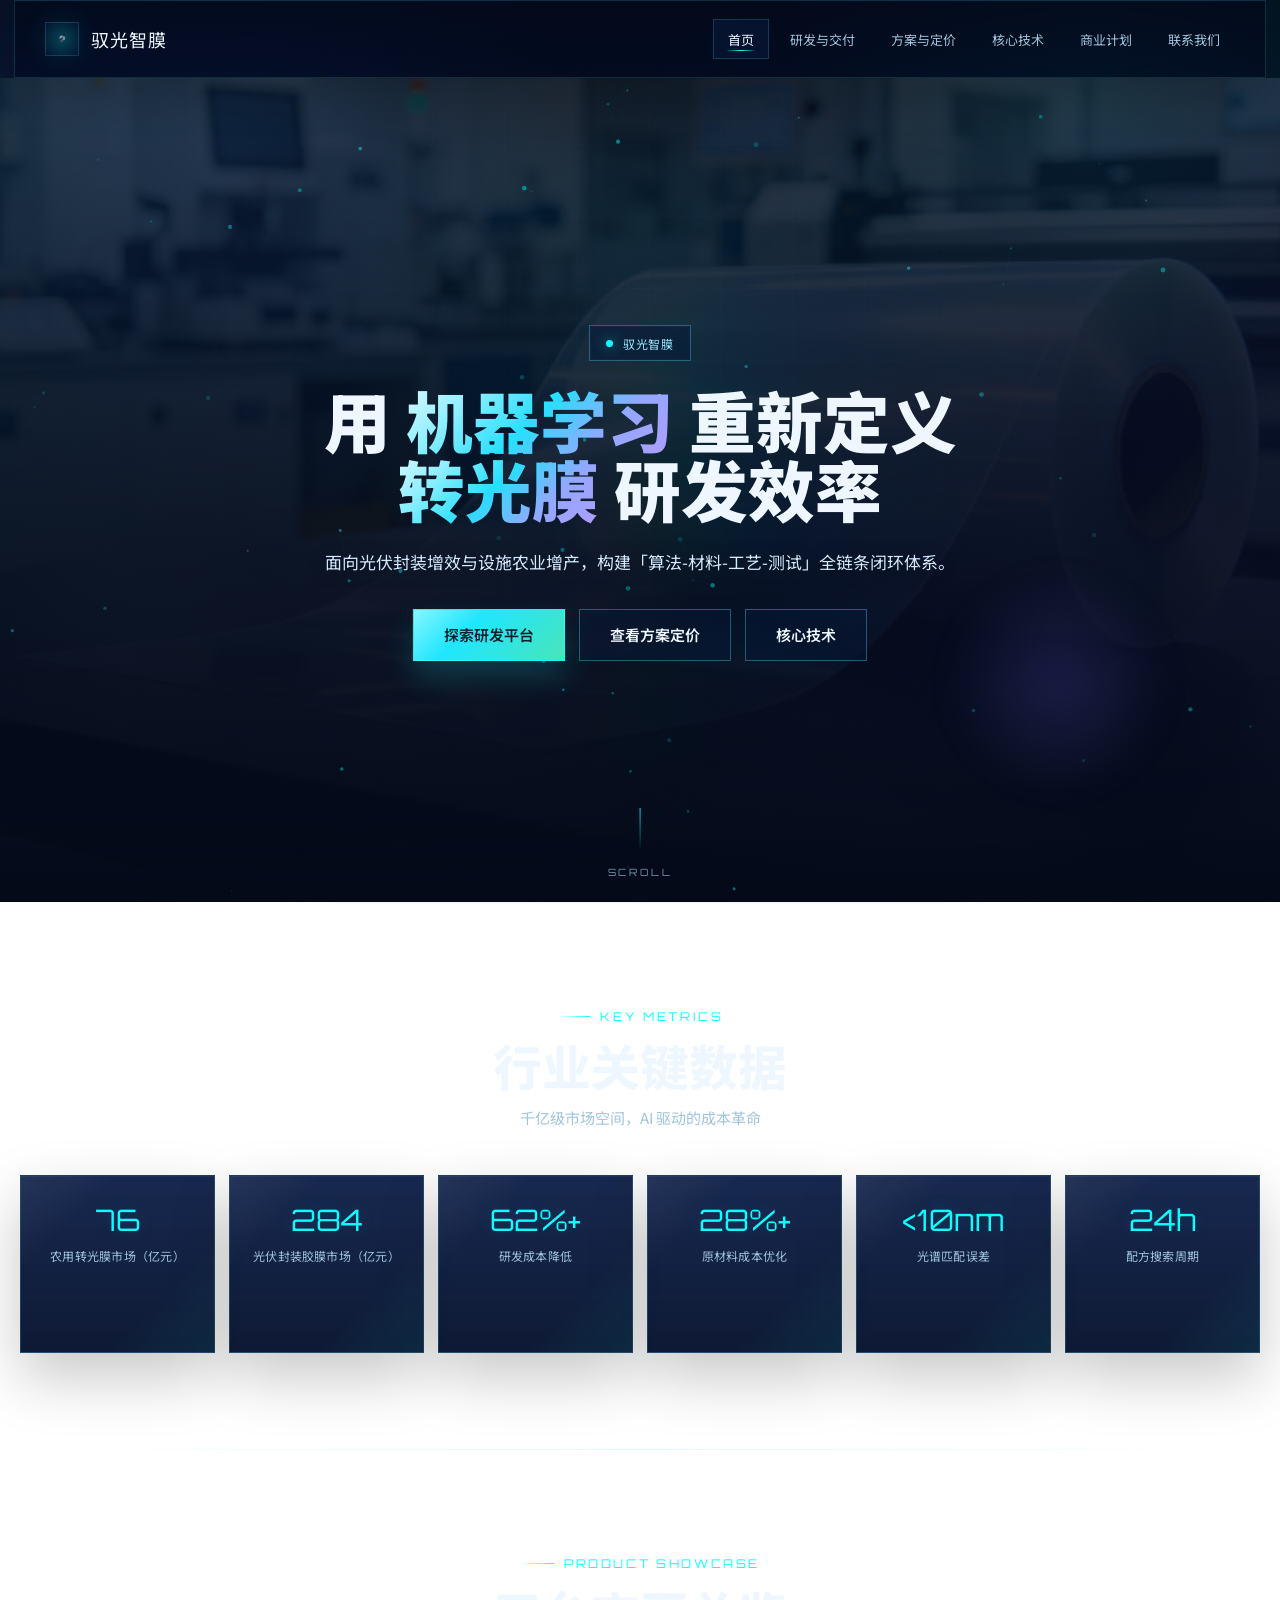
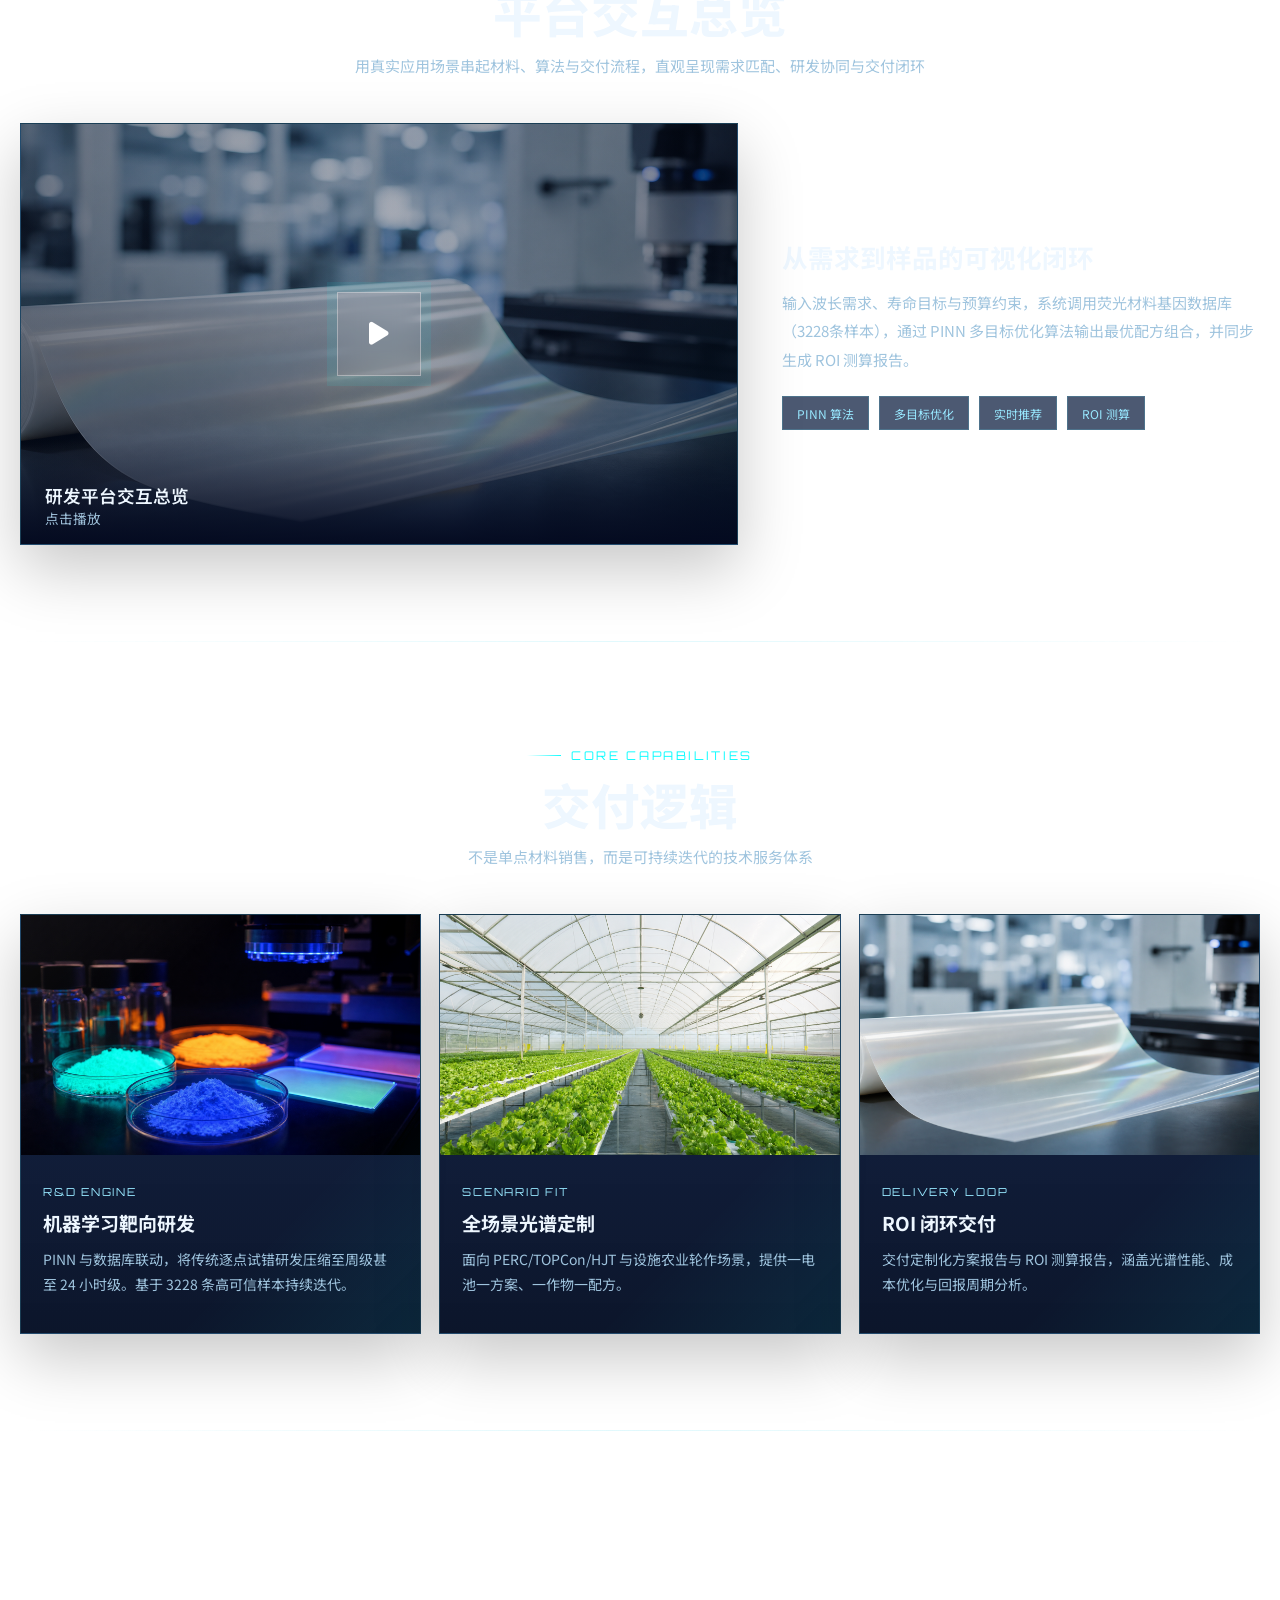
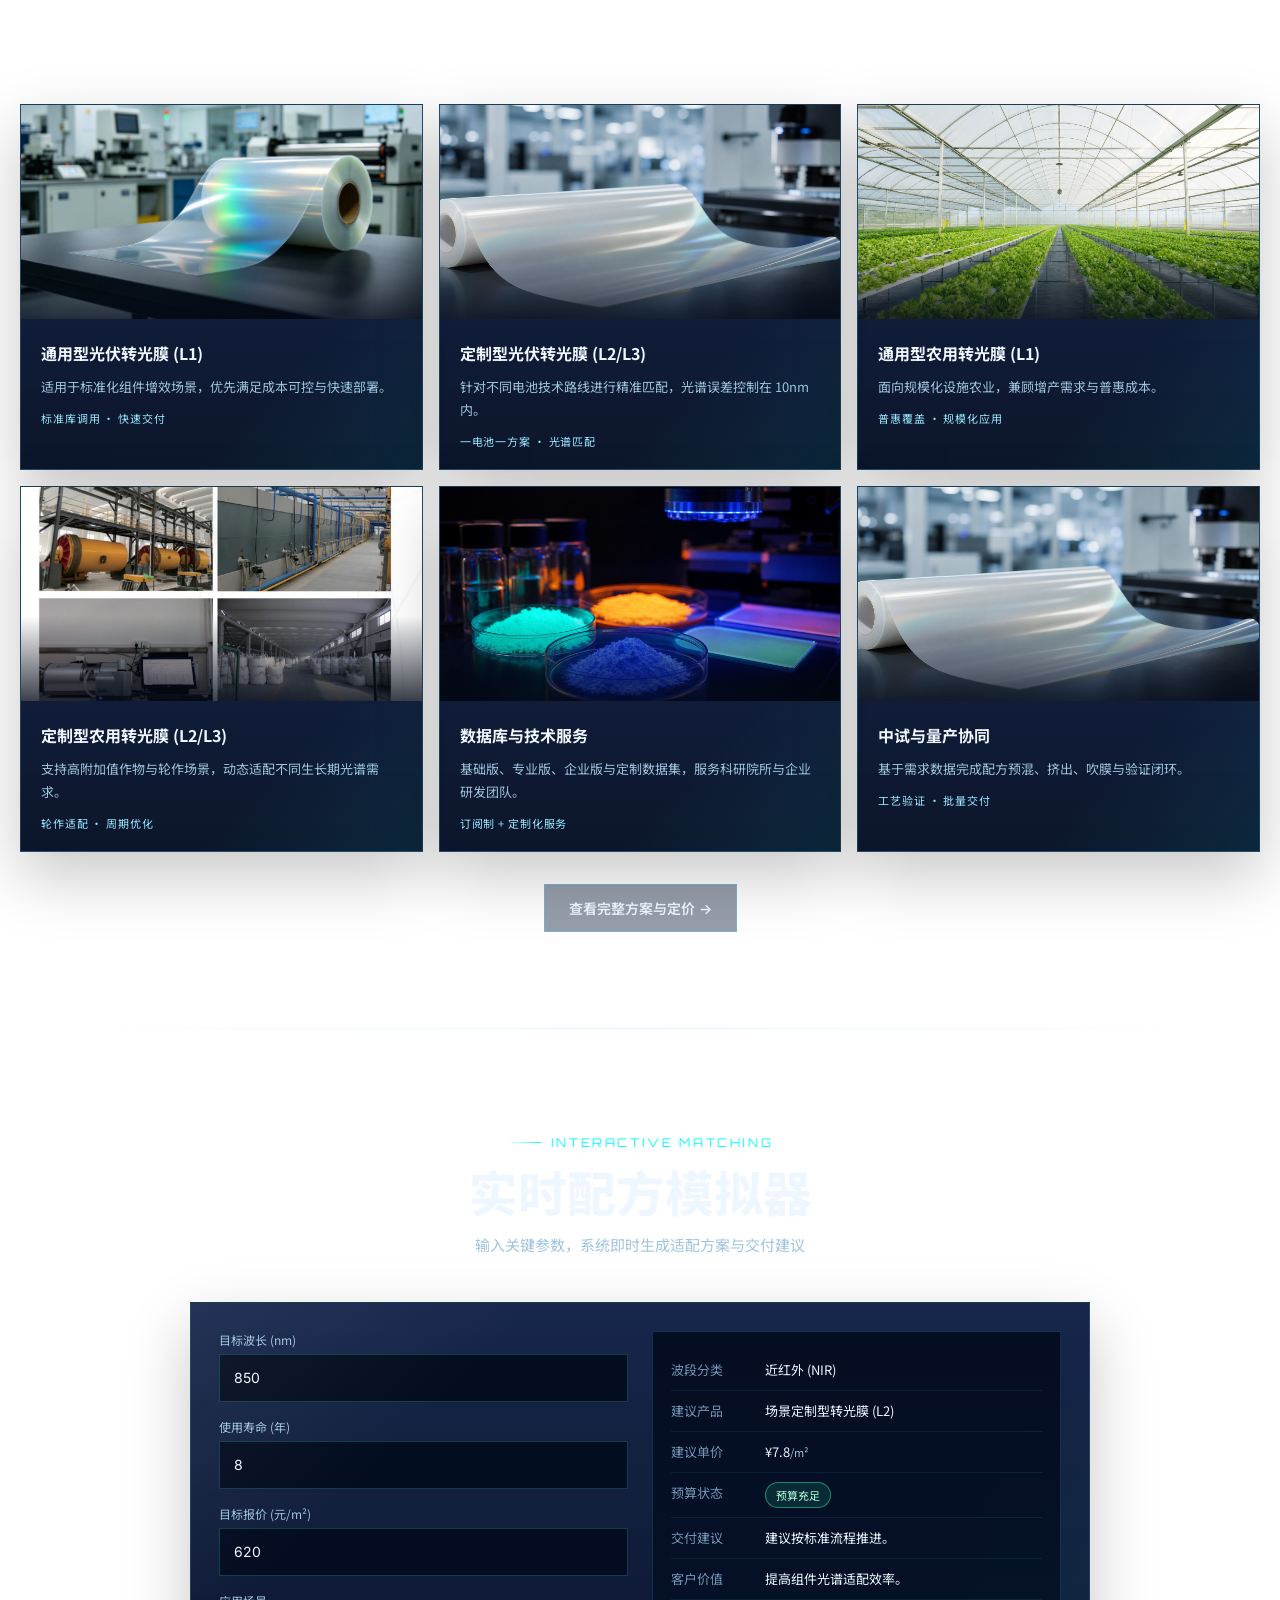
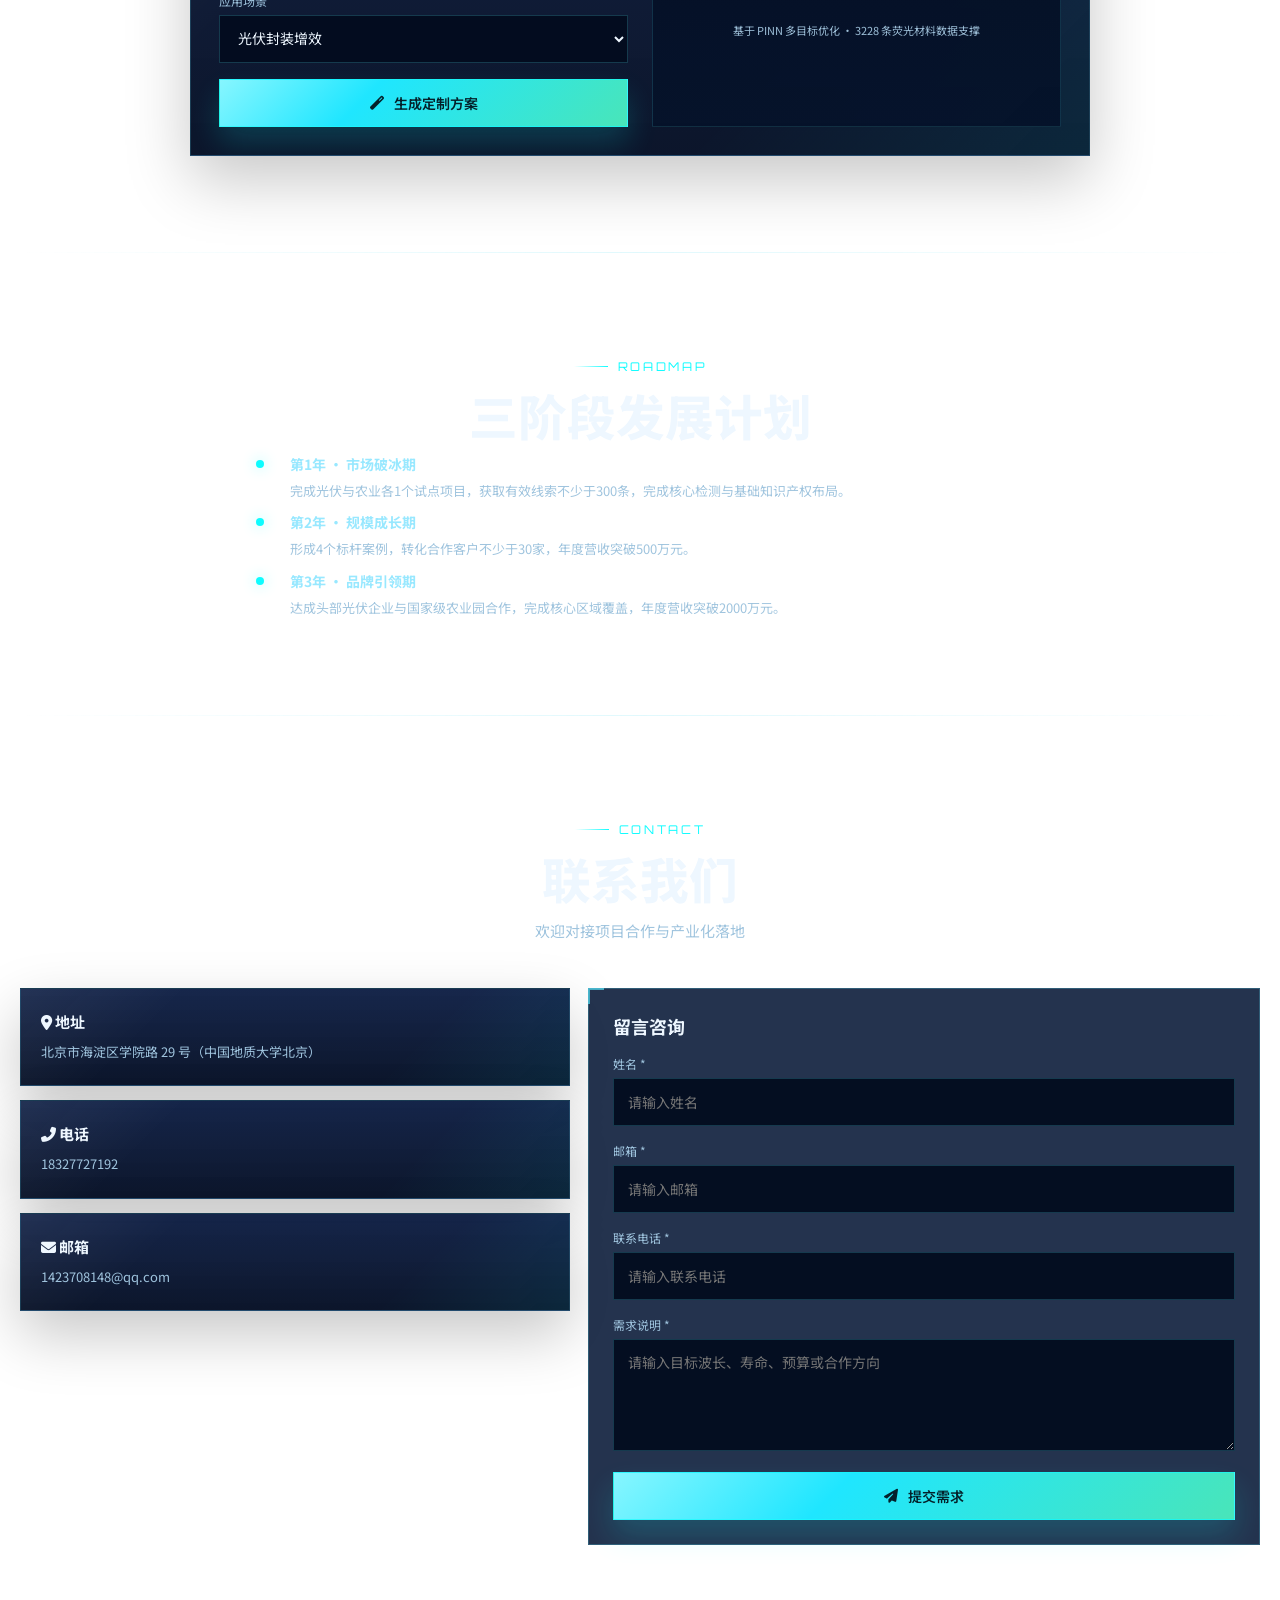
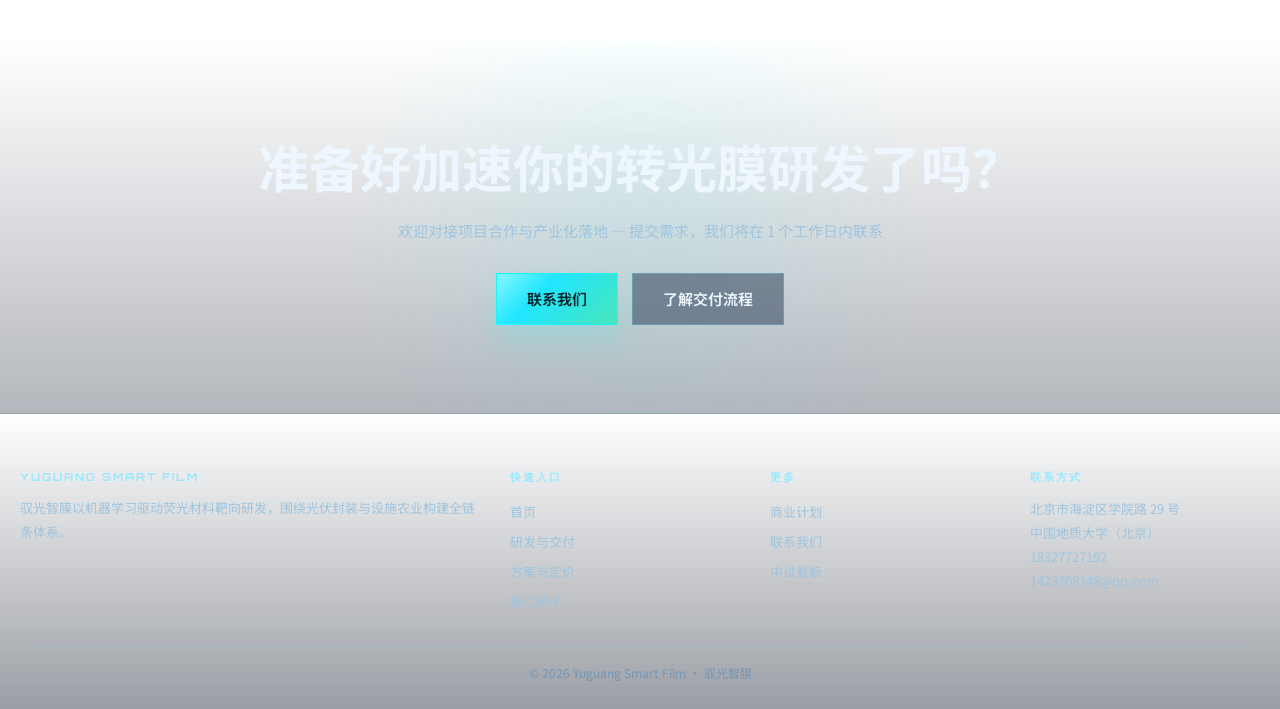
<file: index.html>
<!DOCTYPE html>
<html lang="zh-CN">
<head>
<meta charset="utf-8">
<meta name="viewport" content="width=device-width, initial-scale=1">
<title>驭光智膜 | Yuguang Smart Film</title>
<meta name="description" content="驭光智膜：基于机器学习的定制化转光膜领航者。">
<link rel="icon" type="image/png" href="assets/img/yuguang/image33.png">
<link rel="stylesheet" href="https://cdnjs.cloudflare.com/ajax/libs/font-awesome/6.5.1/css/all.min.css">
<link rel="stylesheet" href="assets/css/business-plan.css" />
<link rel="stylesheet" href="assets/css/landing.css">
</head>
<body>

<!-- ─── Navigation ─── -->
<div class="topbar">
<div class="topbar-inner">
<a class="brand" href="index.html"><img src="assets/img/yuguang/image33.png" alt="">驭光智膜</a>
<button class="l-nav-toggle" onclick="document.getElementById('nav').classList.toggle('open')"><i class="fas fa-bars"></i></button>
<div class="nav" id="nav">
<a href="index.html" class="active">首页</a>
<a href="platform.html">研发与交付</a>
<a href="products.html">方案与定价</a>
<a href="core-tech.html">核心技术</a>
<a href="business-plan.html">商业计划</a>
<a href="contact.html">联系我们</a>
</div>
</div>
</div>

<!-- ─── Hero ─── -->
<section class="hero">
<div class="hero-bg"><img src="assets/img/showcase/film-roll-hero.jpg" alt="转光膜卷材"></div>
<canvas id="heroCanvas"></canvas>
<div class="hero-content">
<div class="l-hero-badge reveal">驭光智膜</div>
<h1 class="l-reveal" style="animation-delay:0.1s">用 <span class="gradient">机器学习</span> 重新定义<br><span class="gradient">转光膜</span> 研发效率</h1>
<p class="l-reveal" style="animation-delay:0.2s">面向光伏封装增效与设施农业增产，构建「算法-材料-工艺-测试」全链条闭环体系。</p>
<div class="l-hero-actions reveal" style="animation-delay:0.3s">
<a href="platform.html" class="l-btn l-btn-primary btn-lg">探索研发平台</a>
<a href="products.html" class="l-btn l-btn-ghost btn-lg">查看方案定价</a>
<a href="core-tech.html" class="l-btn l-btn-ghost btn-lg">核心技术</a>
</div>
</div>
<div class="hero-scroll"><div class="line"></div><span>SCROLL</span></div>
</section>

<!-- ─── Metrics ─── -->
<section class="l-section">
<div class="l-wrap text-center"><div class="label reveal">Key Metrics</div><h2 class="l-reveal">行业关键数据</h2><p class="lead reveal">千亿级市场空间，AI 驱动的成本革命</p></div>
<div class="l-wrap"><div class="l-metrics reveal">
<div class="l-metric"><div class="value countUp" data-target="80">0</div><div class="label">农用转光膜市场（亿元）</div></div>
<div class="l-metric"><div class="value countUp" data-target="300">0</div><div class="label">光伏封装胶膜市场（亿元）</div></div>
<div class="l-metric"><div class="value countUp" data-target="65">0%+</div><div class="label">研发成本降低</div></div>
<div class="l-metric"><div class="value countUp" data-target="30">0%+</div><div class="label">原材料成本优化</div></div>
<div class="l-metric"><div class="value">&lt;10nm</div><div class="label">光谱匹配误差</div></div>
<div class="l-metric"><div class="value">24h</div><div class="label">配方搜索周期</div></div>
</div></div>
</section>

<!-- ─── Showcase / Video ─── -->
<section class="l-section">
<div class="l-wrap text-center"><div class="label reveal">Product Showcase</div><h2 class="l-reveal">平台交互总览</h2><p class="lead reveal">用真实应用场景串起材料、算法与交付流程，直观呈现需求匹配、研发协同与交付闭环</p></div>
<div class="l-wrap"><div class="l-showcase reveal">
<div class="l-show-media" id="showcasePlayer">
<img src="assets/img/showcase/film-roll-factory.png" alt="转光膜产线与卷材" id="showcaseImg">
<div class="l-show-play" id="showcasePlay"><div class="pb"><i class="fas fa-play"></i></div></div>
<div style="position:absolute;bottom:0;left:0;right:0;padding:3rem 1.5rem 1rem;background:linear-gradient(0deg,rgba(3,9,31,0.95) 0%,transparent 100%);">
<div style="font-size:1.1rem;font-weight:600;">研发平台交互总览</div>
<div style="font-size:0.85rem;color:var(--sub);" id="showcaseStatus">点击播放</div>
</div></div>
<div class="l-show-text"><h3>从需求到样品的可视化闭环</h3>
<p>输入波长需求、寿命目标与预算约束，系统调用荧光材料基因数据库（3228条样本），通过 PINN 多目标优化算法输出最优配方组合，并同步生成 ROI 测算报告。</p>
<div class="l-tags"><span class="l-tag">PINN 算法</span><span class="l-tag">多目标优化</span><span class="l-tag">实时推荐</span><span class="l-tag">ROI 测算</span></div>
</div></div></div>
</section>

<!-- ─── Features ─── -->
<section class="l-section">
<div class="l-wrap text-center"><div class="label reveal">Core Capabilities</div><h2 class="l-reveal">交付逻辑</h2><p class="lead reveal">不是单点材料销售，而是可持续迭代的技术服务体系</p></div>
<div class="l-wrap"><div class="case-grid reveal">
<article class="case-card"><img src="assets/img/showcase/materials-lab.png" alt="荧光材料实验室"><div class="case-copy"><span>R&D ENGINE</span><h3>机器学习靶向研发</h3><p>PINN 与数据库联动，将传统逐点试错研发压缩至周级甚至 24 小时级。基于 3228 条高可信样本持续迭代。</p></div></article>
<article class="case-card"><img src="assets/img/showcase/greenhouse.png" alt="设施农业薄膜温室"><div class="case-copy"><span>SCENARIO FIT</span><h3>全场景光谱定制</h3><p>面向 PERC/TOPCon/HJT 与设施农业轮作场景，提供一电池一方案、一作物一配方。</p></div></article>
<article class="case-card"><img src="assets/img/showcase/film-roll-factory.png" alt="转光膜卷材生产环境"><div class="case-copy"><span>DELIVERY LOOP</span><h3>ROI 闭环交付</h3><p>交付定制化方案报告与 ROI 测算报告，涵盖光谱性能、成本优化与回报周期分析。</p></div></article>
</div></div>
</section>

<!-- ─── Products ─── -->
<section class="l-section">
<div class="l-wrap text-center"><div class="label reveal">Solutions</div><h2 class="l-reveal">方案矩阵</h2><p class="lead reveal">覆盖光伏、农业与科研服务的梯度化产品体系</p></div>
<div class="l-wrap"><div class="l-prods reveal">
<div class="l-prod"><div class="thumb"><img src="assets/img/showcase/film-roll-hero.jpg" alt="光伏转光膜卷材"></div><div class="body"><h4>通用型光伏转光膜 (L1)</h4><p>适用于标准化组件增效场景，优先满足成本可控与快速部署。</p><div class="meta">标准库调用 · 快速交付</div></div></div>
<div class="l-prod"><div class="thumb"><img src="assets/img/showcase/film-roll-factory.png" alt="光伏定制膜产线"></div><div class="body"><h4>定制型光伏转光膜 (L2/L3)</h4><p>针对不同电池技术路线进行精准匹配，光谱误差控制在 10nm 内。</p><div class="meta">一电池一方案 · 光谱匹配</div></div></div>
<div class="l-prod"><div class="thumb"><img src="assets/img/showcase/greenhouse.png" alt="设施农业温室"></div><div class="body"><h4>通用型农用转光膜 (L1)</h4><p>面向规模化设施农业，兼顾增产需求与普惠成本。</p><div class="meta">普惠覆盖 · 规模化应用</div></div></div>
<div class="l-prod"><div class="thumb"><img src="assets/img/yuguang/image23.png" alt="农业定制应用"></div><div class="body"><h4>定制型农用转光膜 (L2/L3)</h4><p>支持高附加值作物与轮作场景，动态适配不同生长期光谱需求。</p><div class="meta">轮作适配 · 周期优化</div></div></div>
<div class="l-prod"><div class="thumb"><img src="assets/img/showcase/materials-lab.png" alt="材料数据库与实验验证"></div><div class="body"><h4>数据库与技术服务</h4><p>基础版、专业版、企业版与定制数据集，服务科研院所与企业研发团队。</p><div class="meta">订阅制 + 定制化服务</div></div></div>
<div class="l-prod"><div class="thumb"><img src="assets/img/showcase/film-roll-factory.png" alt="中试与量产协同"></div><div class="body"><h4>中试与量产协同</h4><p>基于需求数据完成配方预混、挤出、吹膜与验证闭环。</p><div class="meta">工艺验证 · 批量交付</div></div></div>
</div>
<div class="text-center mt-8 reveal"><a href="products.html" class="l-btn l-btn-ghost">查看完整方案与定价 &rarr;</a></div>
</div>
</section>

<!-- ─── Interactive Simulator ─── -->
<section class="l-section">
<div class="l-wrap text-center"><div class="label reveal">Interactive Matching</div><h2 class="l-reveal">实时配方模拟器</h2><p class="lead reveal">输入关键参数，系统即时生成适配方案与交付建议</p></div>
<div class="l-wrap" style="max-width:900px;"><div class="l-sim reveal">
<div>
<div class="form-group"><label>目标波长 (nm)</label><input type="number" id="simWave" min="15" max="2200" value="850"></div>
<div class="form-group"><label>使用寿命 (年)</label><input type="number" id="simLife" min="1" max="25" value="8"></div>
<div class="form-group"><label>目标报价 (元/m&sup2;)</label><input type="number" id="simPrice" min="10" max="10000" value="620"></div>
<div class="form-group"><label>应用场景</label><select id="simScene"><option value="pv">光伏封装增效</option><option value="agri">设施农业种植</option><option value="research">科研与实验定制</option></select></div>
<button class="l-btn l-btn-primary" style="width:100%;justify-content:center;" onclick="runSim()"><i class="fas fa-magic"></i> 生成定制方案</button>
</div>
<div class="l-sim-result">
<div class="l-sr"><span class="k">波段分类</span><span class="v" id="outBand">近红外 (NIR)</span></div>
<div class="l-sr"><span class="k">建议产品</span><span class="v" id="outTier">定制型转光膜 (L2)</span></div>
<div class="l-sr"><span class="k">建议单价</span><span class="v" id="outQuote">--</span></div>
<div class="l-sr"><span class="k">预算状态</span><span class="v" id="outMatch"><span class="l-chip l-chip-ok">预算充足</span></span></div>
<div class="l-sr"><span class="k">交付建议</span><span class="v" id="outPlan">建议按标准流程推进。</span></div>
<div class="l-sr"><span class="k">客户价值</span><span class="v" id="outValue">提高组件光谱适配效率。</span></div>
<div style="margin-top:12px;padding-top:10px;border-top:1px solid var(--line-dim);text-align:center;font-size:11px;color:var(--sub);">基于 PINN 多目标优化 · 3228 条荧光材料数据支撑</div>
</div>
</div></div>
</section>

<!-- ─── Timeline ─── -->
<section class="l-section">
<div class="l-wrap text-center"><div class="label reveal">Roadmap</div><h2 class="l-reveal">三阶段发展计划</h2></div>
<div class="l-wrap" style="max-width:700px;"><div class="timeline reveal">
<div class="l-ti"><h4>第1年 · 市场破冰期</h4><p>完成光伏与农业各1个试点项目，获取有效线索不少于300条，完成核心检测与基础知识产权布局。</p></div>
<div class="l-ti"><h4>第2年 · 规模成长期</h4><p>形成4个标杆案例，转化合作客户不少于30家，年度营收突破500万元。</p></div>
<div class="l-ti"><h4>第3年 · 品牌引领期</h4><p>达成头部光伏企业与国家级农业园合作，完成核心区域覆盖，年度营收突破2000万元。</p></div>
</div></div>
</section>

<!-- ─── Contact ─── -->
<section class="l-section">
<div class="l-wrap text-center"><div class="label reveal">Contact</div><h2 class="l-reveal">联系我们</h2><p class="lead reveal">欢迎对接项目合作与产业化落地</p></div>
<div class="l-wrap"><div class="contact-grid reveal">
<div>
<div class="contact-card"><h4><i class="fas fa-map-marker-alt"></i> 地址</h4><p>北京市海淀区学院路 29 号（中国地质大学北京）</p></div>
<div class="contact-card"><h4><i class="fas fa-phone-alt"></i> 电话</h4><p>18327727192</p></div>
<div class="contact-card"><h4><i class="fas fa-envelope"></i> 邮箱</h4><p>1423708148@qq.com</p></div>
</div>
<div style="background:var(--panel);border:1px solid var(--line-soft);padding:24px;position:relative;">
<div style="position:absolute;top:-1px;left:-1px;width:16px;height:16px;border-top:2px solid var(--line);border-left:2px solid var(--line);"></div>
<h3 style="font-size:18px;margin-bottom:16px;">留言咨询</h3>
<form class="contact-form" onsubmit="event.preventDefault();alert('需求已提交，团队将在1个工作日内联系您。');">
<div class="form-group"><label>姓名 *</label><input type="text" placeholder="请输入姓名" required></div>
<div class="form-group"><label>邮箱 *</label><input type="email" placeholder="请输入邮箱" required></div>
<div class="form-group"><label>联系电话 *</label><input type="text" placeholder="请输入联系电话" required></div>
<div class="form-group"><label>需求说明 *</label><textarea rows="3" placeholder="请输入目标波长、寿命、预算或合作方向" required></textarea></div>
<button type="submit" class="l-btn l-btn-primary" style="width:100%;justify-content:center;"><i class="fas fa-paper-plane"></i> 提交需求</button>
</form>
</div>
</div></div>
</section>

<!-- ─── CTA ─── -->
<section class="l-cta"><h2 class="l-reveal">准备好加速你的转光膜研发了吗？</h2><p class="l-reveal">欢迎对接项目合作与产业化落地 — 提交需求，我们将在 1 个工作日内联系</p>
<div class="l-hero-actions reveal"><a href="contact.html" class="l-btn l-btn-primary btn-lg">联系我们</a><a href="platform.html" class="l-btn l-btn-ghost btn-lg">了解交付流程</a></div>
</section>

<!-- ─── Footer ─── -->
<footer class="footer"><div class="l-wrap"><div class="footer-grid">
<div><h5>YUGUANG SMART FILM</h5><p>驭光智膜以机器学习驱动荧光材料靶向研发，围绕光伏封装与设施农业构建全链条体系。</p></div>
<div><h5>快速入口</h5><a href="index.html">首页</a><a href="platform.html">研发与交付</a><a href="products.html">方案与定价</a><a href="core-tech.html">核心技术</a></div>
<div><h5>更多</h5><a href="business-plan.html">商业计划</a><a href="contact.html">联系我们</a><a href="platform-demo.html">中试看板</a></div>
<div><h5>联系方式</h5><p>北京市海淀区学院路 29 号</p><p>中国地质大学（北京）</p><p>18327727192</p><p>1423708148@qq.com</p></div>
</div><div class="bottom">&copy; 2026 Yuguang Smart Film · 驭光智膜</div></div></footer>

<script>
// Scroll reveal
(function(){var e=document.querySelectorAll(".reveal,.l-reveal");if(!e.length)return;var o=new IntersectionObserver(function(es){es.forEach(function(e){if(e.isIntersecting){e.target.classList.add("visible");e.target.classList.add("l-vis");o.unobserve(e.target)}})},{threshold:0.14});for(var i=0;i<e.length;i++)o.observe(e[i])})();
// Counter
(function(){var c=document.querySelectorAll(".countUp");if(!c.length)return;var o=new IntersectionObserver(function(es){es.forEach(function(e){if(e.isIntersecting){var el=e.target,t=parseFloat(el.getAttribute("data-target")),h=el.textContent.indexOf("%")>-1,d=2000,s=performance.now();function u(ct){var p=Math.min((ct-s)/d,1),v=Math.round(t*(1-Math.pow(1-p,3)));el.textContent=v+(h?"%+":"");if(p<1)requestAnimationFrame(u)}requestAnimationFrame(u);o.unobserve(el)}})},{threshold:0.5});for(var i=0;i<c.length;i++)o.observe(c[i])})();
// Nav close
(function(){var n=document.getElementById("nav");if(!n)return;var a=n.querySelectorAll("a");for(var i=0;i<a.length;i++)a[i].addEventListener("click",function(){n.classList.remove("open")})})();
// Particles
(function(){var c=document.getElementById("heroCanvas");if(!c)return;var ctx=c.getContext("2d"),ps=[],mx=window.innerWidth/2,my=window.innerHeight/2,raf=null;function rs(){c.width=window.innerWidth;c.height=document.querySelector(".hero").offsetHeight||window.innerHeight;if(!ps.length){var ct=Math.max(42,Math.min(82,Math.floor(c.width/22)));for(var i=0;i<ct;i++)ps.push({x:Math.random()*c.width,y:Math.random()*c.height,vx:(Math.random()-0.5)*0.24,vy:(Math.random()-0.5)*0.24,s:Math.random()*1.8+0.7,o:Math.random()*0.38+0.08,p:Math.random()*Math.PI*2})}}rs();window.addEventListener("resize",function(){ps=[];rs()});window.addEventListener("mousemove",function(e){mx=e.clientX;my=e.clientY},{passive:true});function dr(t){ctx.clearRect(0,0,c.width,c.height);for(var i=0;i<ps.length;i++){var p=ps[i];p.p+=0.01;p.x+=p.vx+Math.sin(p.p)*0.03;p.y+=p.vy+Math.cos(p.p)*0.03;if(p.x<0)p.x=c.width;if(p.x>c.width)p.x=0;if(p.y<0)p.y=c.height;if(p.y>c.height)p.y=0;var dx=mx-p.x,dy=my-p.y,d=Math.sqrt(dx*dx+dy*dy);if(d<160){p.x-=dx*0.0009;p.y-=dy*0.0009}ctx.beginPath();ctx.arc(p.x,p.y,p.s,0,Math.PI*2);ctx.fillStyle="rgba(14,252,255,"+p.o+")";ctx.fill()}for(var i=0;i<ps.length;i++){for(var j=i+1;j<ps.length;j++){var dx=ps[i].x-ps[j].x,dy=ps[i].y-ps[j].y,d=Math.sqrt(dx*dx+dy*dy);if(d<130){ctx.beginPath();ctx.moveTo(ps[i].x,ps[i].y);ctx.lineTo(ps[j].x,ps[j].y);ctx.strokeStyle="rgba(14,252,255,"+(0.08*(1-d/130))+")";ctx.lineWidth=0.6;ctx.stroke()}}}raf=requestAnimationFrame(dr)}raf=requestAnimationFrame(dr)})();
// Showcase player
(function(){var b=document.getElementById("showcasePlay"),i=document.getElementById("showcaseImg"),s=document.getElementById("showcaseStatus");if(!b||!i)return;var imgs=["assets/img/showcase/film-roll-factory.png","assets/img/showcase/materials-lab.png","assets/img/showcase/greenhouse.png","assets/img/showcase/film-roll-hero.jpg","assets/img/yuguang/image46.png","assets/img/yuguang/image45.png","assets/img/yuguang/image47.png","assets/img/yuguang/image42.png"],idx=0,iv=null;b.addEventListener("click",function(){if(b.classList.contains("playing")){clearInterval(iv);iv=null;b.classList.remove("playing");b.innerHTML="<div class=\"pb\"><i class=\"fas fa-play\"></i></div>";if(s)s.textContent="\u70b9\u51fb\u64ad\u653e"}else{b.classList.add("playing");b.innerHTML="<div class=\"pb\" style=\"animation:pulseGlow 2s ease-in-out infinite;\"><i class=\"fas fa-pause\"></i></div>";if(s)s.textContent="\u64ad\u653e\u4e2d...";iv=setInterval(function(){idx=(idx+1)%imgs.length;i.style.opacity="0";setTimeout(function(){i.src=imgs[idx];i.style.opacity="1"},200)},2500)}})})();
// Card tilt
(function(){var cards=document.querySelectorAll(".l-metric,.l-feat,.l-prod");if(!cards.length)return;for(var i=0;i<cards.length;i++){(function(card){card.addEventListener("mousemove",function(e){if(window.innerWidth<960)return;var r=card.getBoundingClientRect(),x=(e.clientX-r.left)/r.width,y=(e.clientY-r.top)/r.height,rx=(0.5-y)*6,ry=(x-0.5)*8;card.style.transform="translateY(-6px) rotateX("+rx+"deg) rotateY("+ry+"deg)"});card.addEventListener("mouseleave",function(){card.style.transform=""})})(cards[i])}})();
// Simulator
function cb(w){if(w<380)return"\u7d2b\u5916 (UV)";if(w<=780)return"\u53ef\u89c1\u5149 (VIS)";return"\u8fd1\u7ea2\u5916 (NIR)"}
function tr(w,l,s){if(s==="research")return"\u7814\u53d1\u670d\u52a1\u578b (L4)";if(w>1500||l>=12)return"\u4e13\u5c5e\u4f18\u5316\u578b\u8f6c\u5149\u819c (L3)";if(s==="pv"||s==="agri"||l>=6)return"\u573a\u666f\u5b9a\u5236\u578b\u8f6c\u5149\u819c (L2)";return"\u57fa\u7840\u901a\u7528\u578b\u8f6c\u5149\u819c (L1)"}
function es(w,l,s){if(s==="research")return null;if(w>1500||l>=12)return 13.8;if(s==="pv"||s==="agri"||l>=6)return 7.8;return 5.0}
function runSim(){var w=Number(document.getElementById("simWave").value||850),l=Number(document.getElementById("simLife").value||8),p=Number(document.getElementById("simPrice").value||620),s=document.getElementById("simScene").value,e=es(w,l,s);document.getElementById("outBand").textContent=cb(w);document.getElementById("outTier").textContent=tr(w,l,s);document.getElementById("outQuote").innerHTML=e===null?"\u56fa\u5b9a\u7814\u53d1\u8d39 + \u91cf\u4ea7\u4ef7":"\u00a5"+e.toFixed(1)+"<span style=font-size:11px;color:var(--sub);>/m\u00b2</span>";var m=document.getElementById("outMatch");if(e===null){m.innerHTML="<span class=\"l-chip l-chip-warn\">\u9700\u4e13\u9879\u8bc4\u4f30</span>"}else{var r=p/e;if(r>=0.92)m.innerHTML="<span class=\"l-chip l-chip-ok\">\u9884\u7b97\u5145\u8db3</span>";else if(r>=0.75)m.innerHTML="<span class=\"l-chip l-chip-warn\">\u9884\u7b97\u504f\u7d27</span>";else m.innerHTML="<span class=\"l-chip l-chip-bad\">\u9884\u7b97\u4e0d\u8db3</span>"}document.getElementById("outPlan").textContent=e===null?"\u5efa\u8bae\u5148\u660e\u786e\u7814\u53d1\u8303\u56f4\u4e0e\u91cf\u4ea7\u4ef7\u683c\u53e3\u5f84\u3002":"\u5efa\u8bae\u6309\u6807\u51c6\u6d41\u7a0b\u63a8\u8fdb\u3002";var vals={pv:"\u63d0\u9ad8\u7ec4\u4ef6\u5149\u8c31\u9002\u914d\u6548\u7387\u3002",agri:"\u63d0\u5347\u4f5c\u7269\u5149\u8c31\u5339\u914d\u7cbe\u5ea6\u3002",research:"\u7f29\u77ed\u5b9e\u9a8c\u8fed\u4ee3\u5468\u671f\u3002"};document.getElementById("outValue").textContent=vals[s]||vals.pv}
["simWave","simLife","simPrice","simScene"].forEach(function(id){var el=document.getElementById(id);if(el){el.addEventListener("input",runSim);el.addEventListener("change",runSim)}});runSim();
console.log("YGSF v3 loaded");
</script>
</body>
</html>
</file>
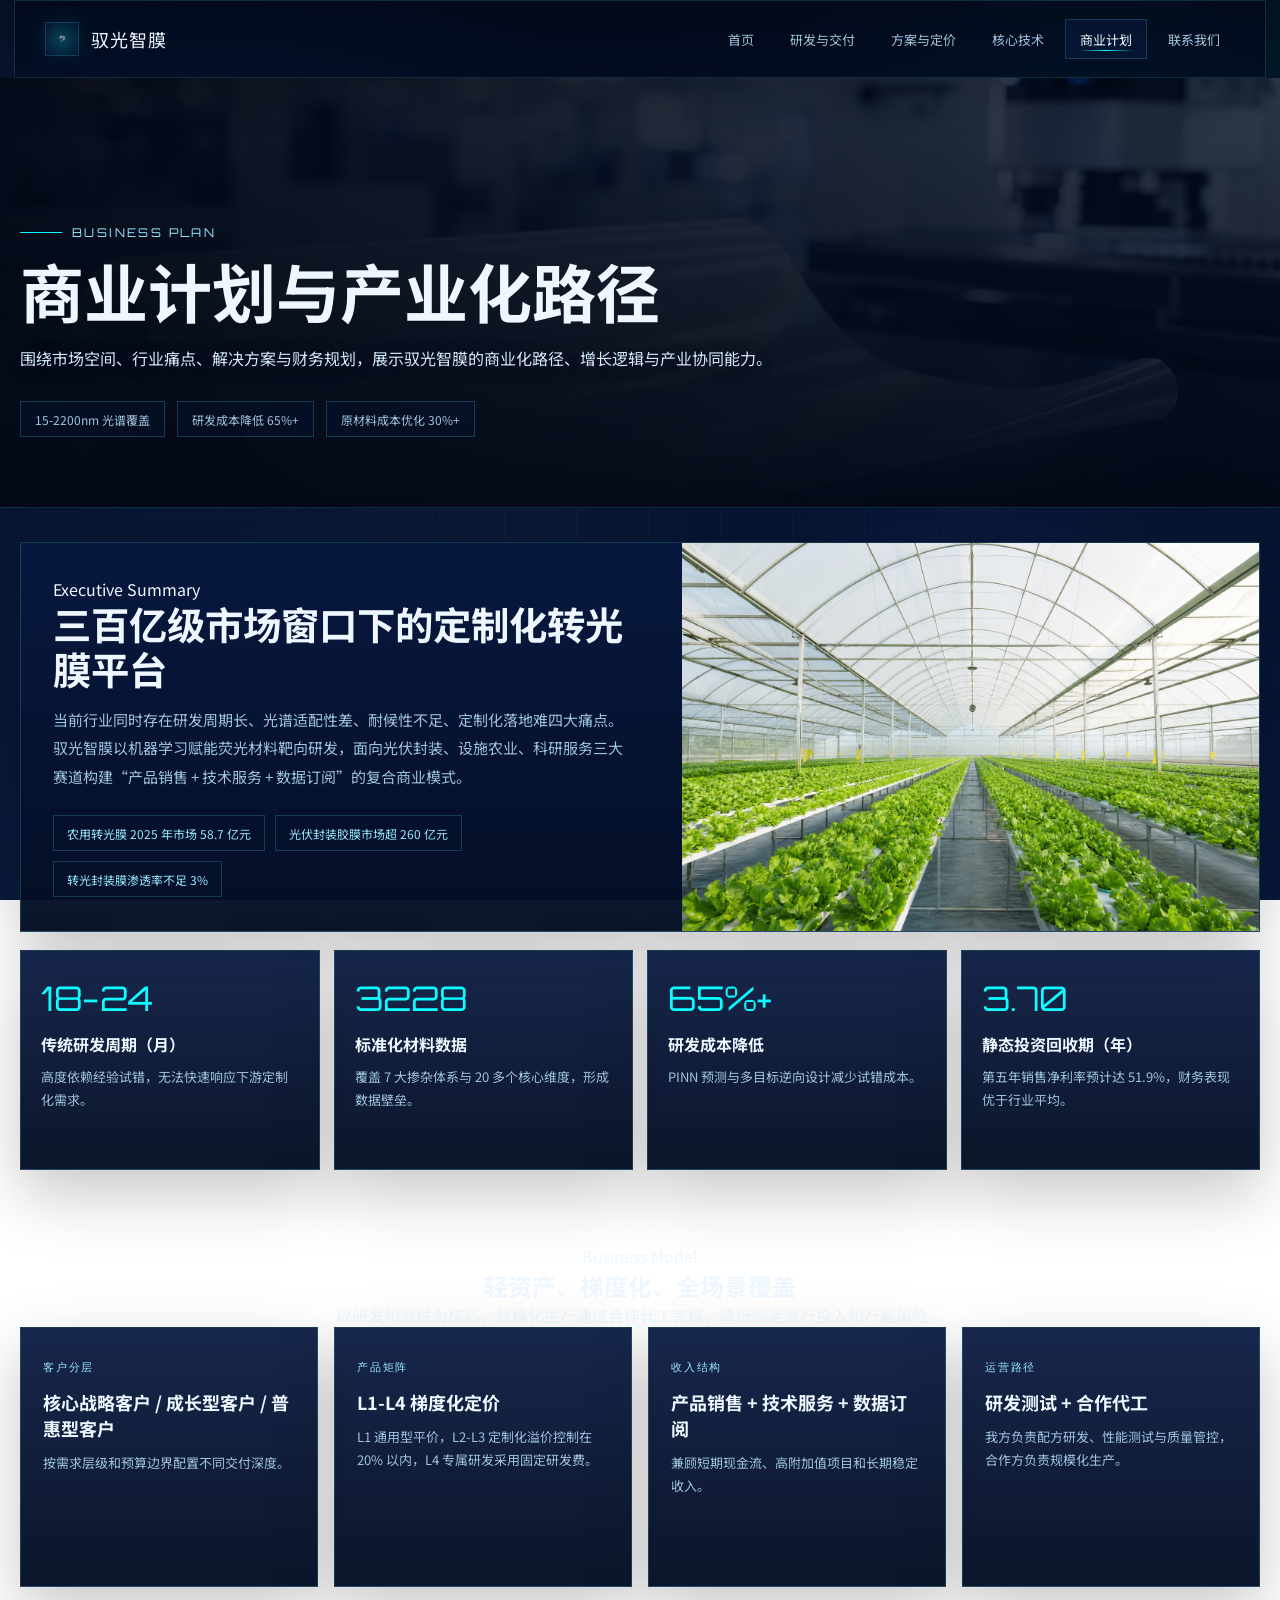
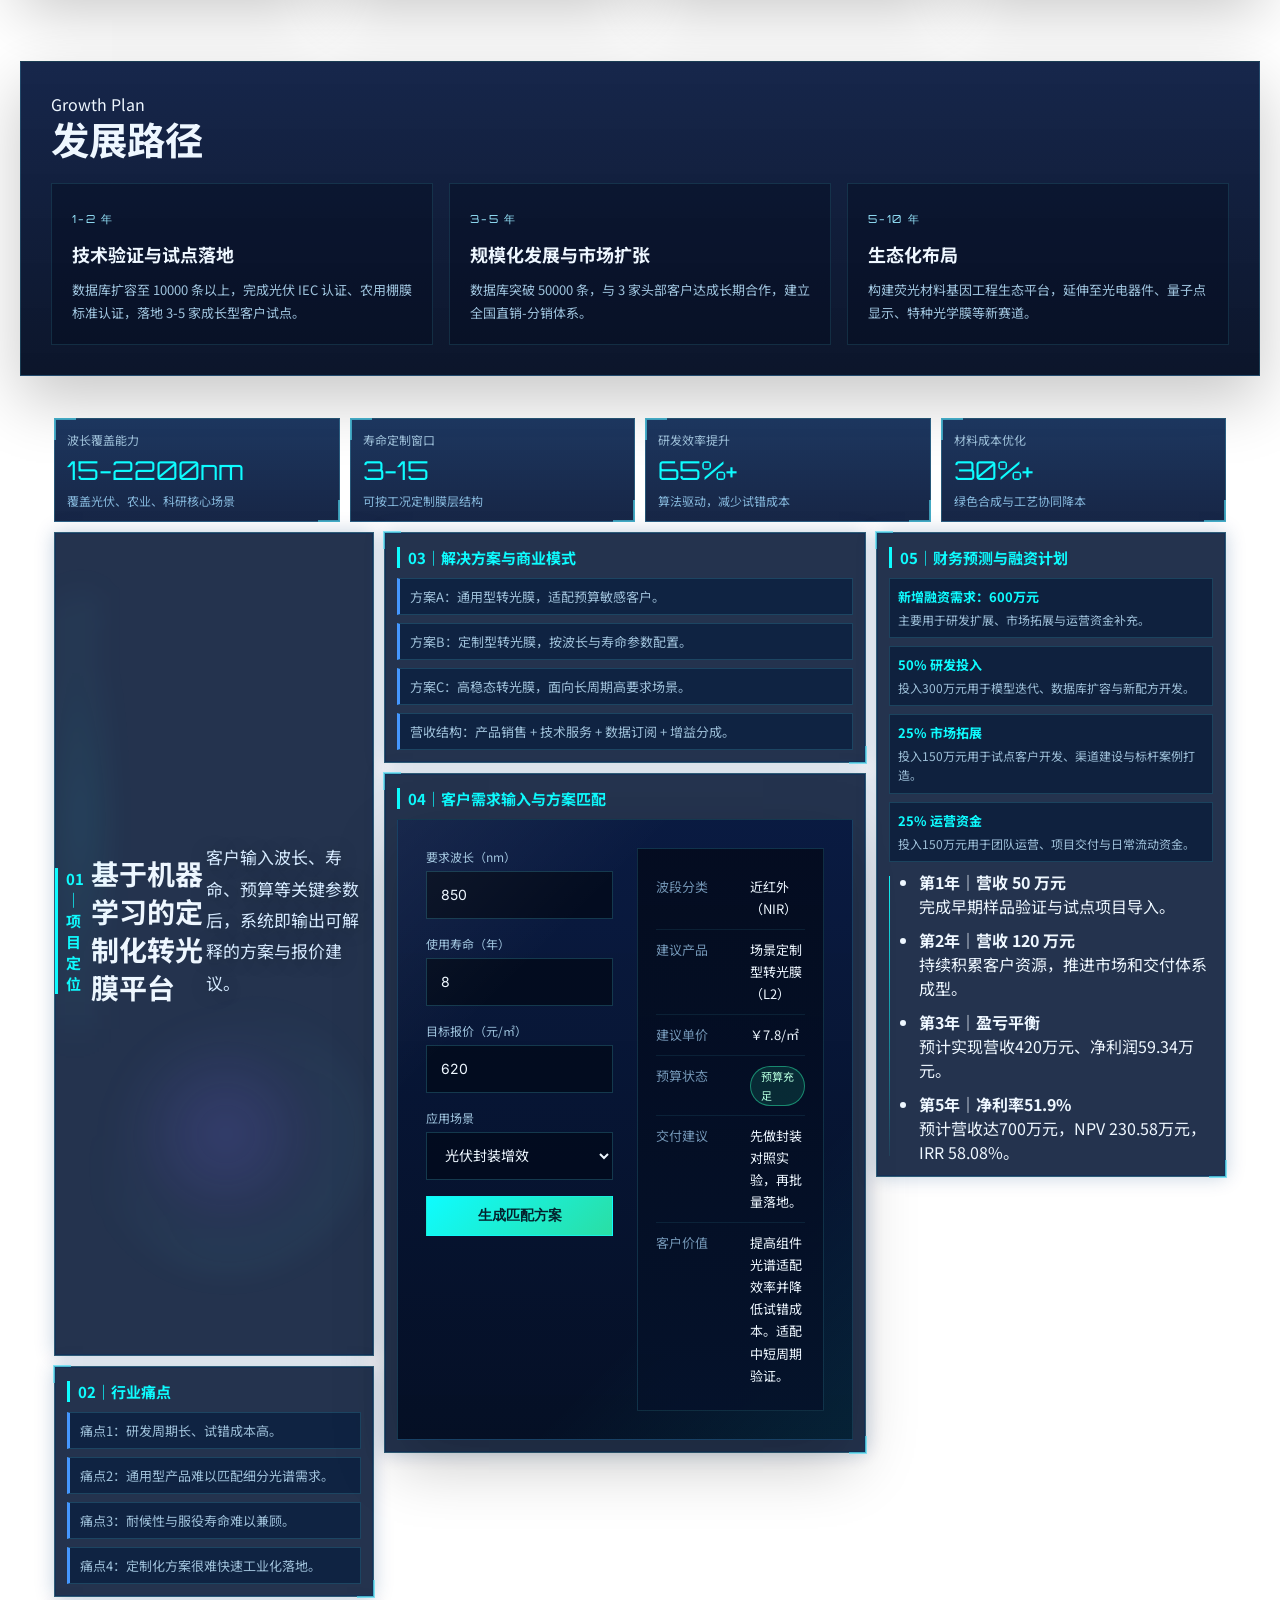
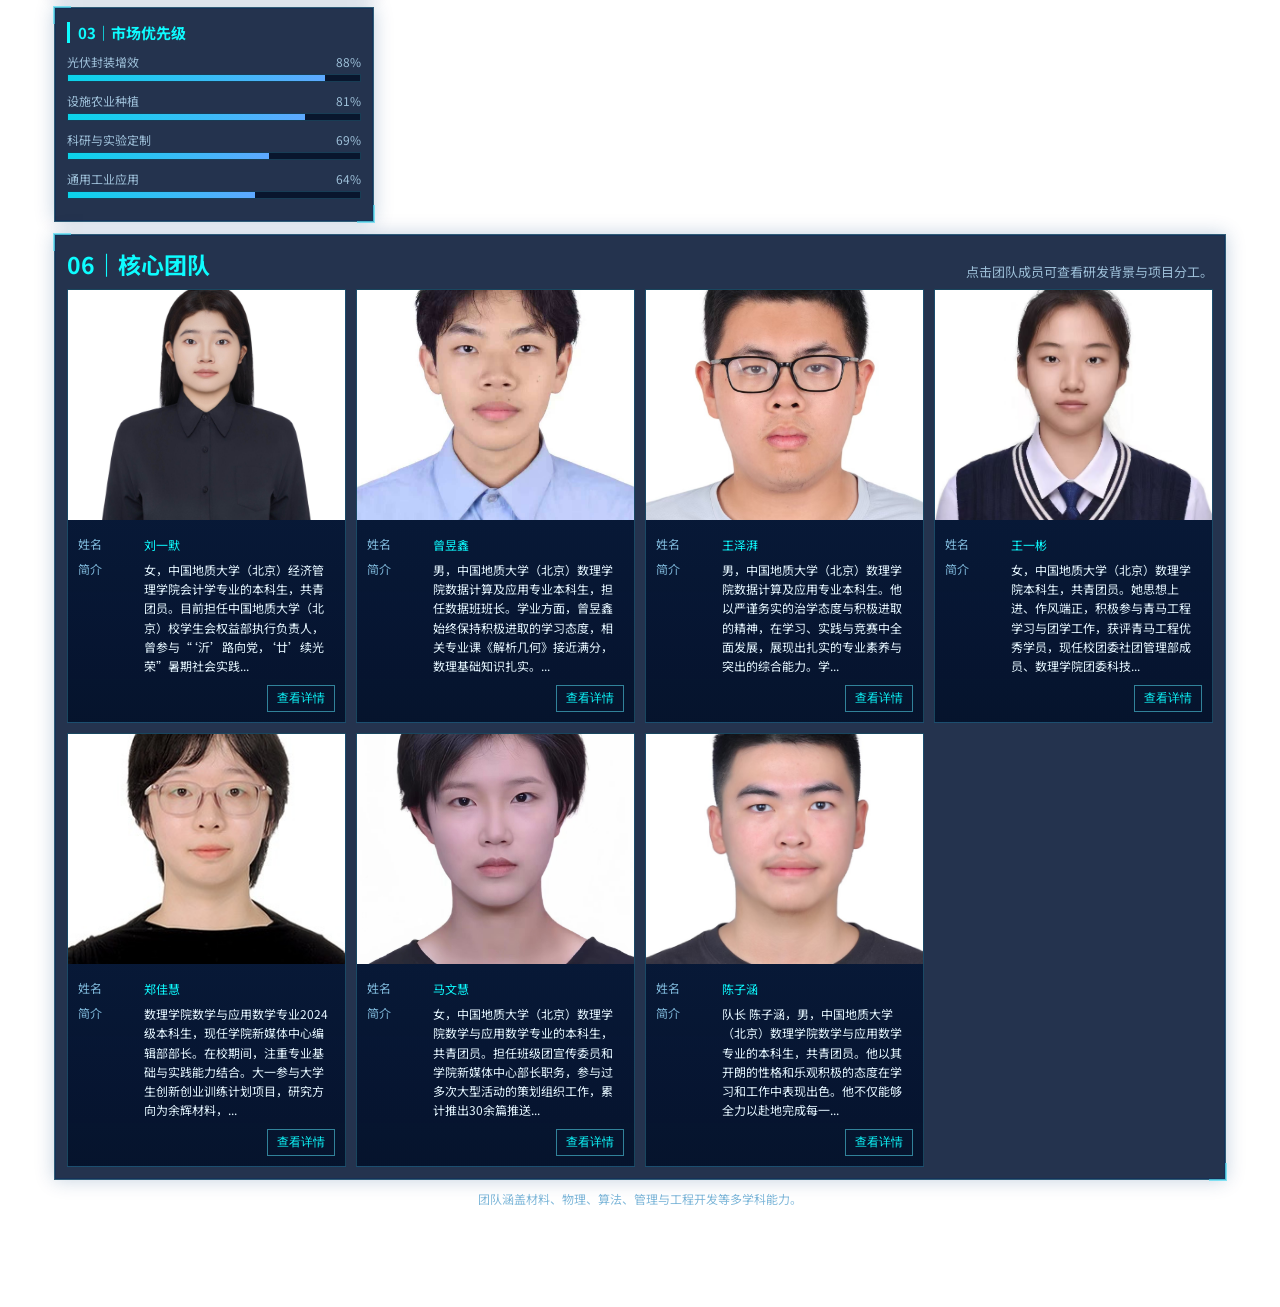
<file: business-plan.html>
<!DOCTYPE html>
<html lang="zh-CN">
<head>
<meta charset="UTF-8">
<meta name="viewport" content="width=device-width, initial-scale=1.0">
<title>驭光智膜 | 商业计划</title>
<link rel="icon" type="image/png" href="assets/img/yuguang/image33.png">
<link href="https://fonts.googleapis.com/css2?family=Noto+Sans+SC:wght@400;500;700;900&family=Orbitron:wght@400;500;700;900&display=swap" rel="stylesheet">
<link rel="stylesheet" href="assets/css/business-plan.css" />
<link rel="stylesheet" href="assets/css/landing.css">
</head>
<body>

<div class="topbar">
<div class="topbar-inner">
<a class="brand" href="index.html"><img src="assets/img/yuguang/image33.png" alt="">驭光智膜</a>
<button class="l-nav-toggle" onclick="document.getElementById('nav').classList.toggle('open')"><i class="fas fa-bars"></i></button>
<div class="nav" id="nav">
<a href="index.html">首页</a>
<a href="platform.html">研发与交付</a>
<a href="products.html">方案与定价</a>
<a href="core-tech.html">核心技术</a>
<a href="business-plan.html" class="active">商业计划</a>
<a href="contact.html">联系我们</a>
</div>
</div>
</div>

<section class="page-hero">
<img src="assets/img/showcase/film-roll-factory.png" alt="商业计划与产业化落地">
<div class="page-hero-inner">
<div class="eyebrow">Business Plan</div>
<h1>商业计划与产业化路径</h1>
<p>围绕市场空间、行业痛点、解决方案与财务规划，展示驭光智膜的商业化路径、增长逻辑与产业协同能力。</p>
<div class="hero-proof"><span>15-2200nm 光谱覆盖</span><span>研发成本降低 65%+</span><span>原材料成本优化 30%+</span></div>
</div>
</section>

<main class="business-page">
<section class="business-thesis">
<div>
<div class="label">Executive Summary</div>
<h2>三百亿级市场窗口下的定制化转光膜平台</h2>
<p>当前行业同时存在研发周期长、光谱适配性差、耐候性不足、定制化落地难四大痛点。驭光智膜以机器学习赋能荧光材料靶向研发，面向光伏封装、设施农业、科研服务三大赛道构建“产品销售 + 技术服务 + 数据订阅”的复合商业模式。</p>
<div class="business-proof"><span>农用转光膜 2025 年市场 58.7 亿元</span><span>光伏封装胶膜市场超 260 亿元</span><span>转光封装膜渗透率不足 3%</span></div>
</div>
<img src="assets/img/showcase/greenhouse.png" alt="设施农业转光膜应用">
</section>

<section class="market-grid">
<article><div class="value">18-24</div><h3>传统研发周期（月）</h3><p>高度依赖经验试错，无法快速响应下游定制化需求。</p></article>
<article><div class="value">3228</div><h3>标准化材料数据</h3><p>覆盖 7 大掺杂体系与 20 多个核心维度，形成数据壁垒。</p></article>
<article><div class="value">65%+</div><h3>研发成本降低</h3><p>PINN 预测与多目标逆向设计减少试错成本。</p></article>
<article><div class="value">3.70</div><h3>静态投资回收期（年）</h3><p>第五年销售净利率预计达 51.9%，财务表现优于行业平均。</p></article>
</section>

<section class="business-model-section">
<div class="wrap text-center"><div class="label">Business Model</div><h2>轻资产、梯度化、全场景覆盖</h2><p class="lead">以研发和测试为核心，规模化生产通过合作代工完成，降低固定资产投入和产能风险。</p></div>
<div class="model-grid">
<article><span>客户分层</span><h3>核心战略客户 / 成长型客户 / 普惠型客户</h3><p>按需求层级和预算边界配置不同交付深度。</p></article>
<article><span>产品矩阵</span><h3>L1-L4 梯度化定价</h3><p>L1 通用型平价，L2-L3 定制化溢价控制在 20% 以内，L4 专属研发采用固定研发费。</p></article>
<article><span>收入结构</span><h3>产品销售 + 技术服务 + 数据订阅</h3><p>兼顾短期现金流、高附加值项目和长期稳定收入。</p></article>
<article><span>运营路径</span><h3>研发测试 + 合作代工</h3><p>我方负责配方研发、性能测试与质量管控，合作方负责规模化生产。</p></article>
</div>
</section>

<section class="roadmap-section">
<div class="label">Growth Plan</div>
<h2>发展路径</h2>
<div class="roadmap-grid">
<article><span>1-2 年</span><h3>技术验证与试点落地</h3><p>数据库扩容至 10000 条以上，完成光伏 IEC 认证、农用棚膜标准认证，落地 3-5 家成长型客户试点。</p></article>
<article><span>3-5 年</span><h3>规模化发展与市场扩张</h3><p>数据库突破 50000 条，与 3 家头部客户达成长期合作，建立全国直销-分销体系。</p></article>
<article><span>5-10 年</span><h3>生态化布局</h3><p>构建荧光材料基因工程生态平台，延伸至光电器件、量子点显示、特种光学膜等新赛道。</p></article>
</div>
</section>

<div class="page" style="padding-top:18px;">

<section class="kpis" id="overview">
<div class="kpi"><div class="label" id="kpiL1"></div><div class="value">15-2200nm</div><div class="tip" id="kpiT1"></div></div>
<div class="kpi"><div class="label" id="kpiL2"></div><div class="value">3-15</div><div class="tip" id="kpiT2"></div></div>
<div class="kpi"><div class="label" id="kpiL3"></div><div class="value">65%+</div><div class="tip" id="kpiT3"></div></div>
<div class="kpi"><div class="label" id="kpiL4"></div><div class="value">30%+</div><div class="tip" id="kpiT4"></div></div>
</section>

<section class="main-grid">
<div>
<article class="panel hero">
<div class="title" id="heroTitle"></div>
<h2 id="heroH1"></h2>
<p id="heroP"></p>
</article>
<article class="panel" id="pain">
<div class="title" id="painTitle"></div>
<div class="list">
<div class="item" id="pain1"></div>
<div class="item" id="pain2"></div>
<div class="item" id="pain3"></div>
<div class="item" id="pain4"></div>
</div>
</article>
<article class="panel">
<div class="title" id="marketTitle"></div>
<div class="bar-block"><div class="bar-head"><span id="m1"></span><span>88%</span></div><div class="track"><div class="fill" style="width:88%"></div></div></div>
<div class="bar-block"><div class="bar-head"><span id="m2"></span><span>81%</span></div><div class="track"><div class="fill" style="width:81%"></div></div></div>
<div class="bar-block"><div class="bar-head"><span id="m3"></span><span>69%</span></div><div class="track"><div class="fill" style="width:69%"></div></div></div>
<div class="bar-block"><div class="bar-head"><span id="m4"></span><span>64%</span></div><div class="track"><div class="fill" style="width:64%"></div></div></div>
</article>
</div>

<div>
<article class="panel" id="solution">
<div class="title" id="solutionTitle"></div>
<div class="list">
<div class="item" id="s1"></div>
<div class="item" id="s2"></div>
<div class="item" id="s3"></div>
<div class="item" id="s4"></div>
</div>
</article>
<article class="panel" id="simulator">
<div class="title" id="simTitle"></div>
<div class="l-sim">
<div>
<div class="row"><label for="wave" id="lbWave"></label><input id="wave" type="number" min="15" max="2200" value="850"></div>
<div class="row"><label for="life" id="lbLife"></label><input id="life" type="number" min="1" max="25" value="8"></div>
<div class="row"><label for="price" id="lbPrice"></label><input id="price" type="number" min="10" max="10000" value="620"></div>
<div class="row"><label for="scene" id="lbScene"></label>
<select id="scene">
<option value="pv" id="opt1"></option>
<option value="agri" id="opt2"></option>
<option value="research" id="opt3"></option>
<option value="industry" id="opt4"></option>
</select></div>
<button class="btn" id="simulate"></button>
</div>
<aside class="result">
<div class="l-sr"><div class="k" id="rk1"></div><div id="outBand"></div></div>
<div class="l-sr"><div class="k" id="rk2"></div><div id="outTier"></div></div>
<div class="l-sr"><div class="k" id="rk3"></div><div id="outQuote"></div></div>
<div class="l-sr"><div class="k" id="rk4"></div><div id="outMatch"></div></div>
<div class="l-sr"><div class="k" id="rk5"></div><div id="outPlan"></div></div>
<div class="l-sr"><div class="k" id="rk6"></div><div id="outValue"></div></div>
</aside>
</div>
</article>
</div>

<div id="finance">
<article class="panel">
<div class="title" id="finTitle"></div>
<div class="fin-item"><b id="f1h"></b><p id="f1p"></p></div>
<div class="fin-item"><b id="f2h"></b><p id="f2p"></p></div>
<div class="fin-item"><b id="f3h"></b><p id="f3p"></p></div>
<div class="fin-item"><b id="f4h"></b><p id="f4p"></p></div>
<ul class="l-tl">
<li><h4 id="t1h"></h4><p id="t1p"></p></li>
<li><h4 id="t2h"></h4><p id="t2p"></p></li>
<li><h4 id="t3h"></h4><p id="t3p"></p></li>
<li><h4 id="t4h"></h4><p id="t4p"></p></li>
</ul>
</article>
</div>
</section>

<section class="panel team" id="team">
<div class="team-head">
<h2 id="teamTitle"></h2>
<p id="teamSub"></p>
</div>
<div class="team-grid" id="teamGrid"></div>
</section>

<div class="note" id="note"></div>
</div>

<div class="modal" id="memberModal" aria-hidden="true">
<div class="modal-card">
<div class="modal-top">
<h3 id="modalName"></h3>
<button class="close" id="modalClose" aria-label="Close">&times;</button>
</div>
<div class="modal-main">
<img class="modal-photo" id="modalImage" src="assets/img/725.png" alt="member photo">
<div>
<p class="line"><span class="k" id="mk1"></span><span class="v" id="modalFieldName"></span></p>
<p class="bio" id="modalBio"></p>
</div>
</div>
</div>
</div>

<script src="assets/js/team-data.js"></script>
<script src="assets/js/business-plan.js"></script>
<script>
(function(){var n=document.getElementById("nav");if(!n)return;var a=n.querySelectorAll("a");for(var i=0;i<a.length;i++)a[i].addEventListener("click",function(){n.classList.remove("open")})})();
</script>
</body>
</html>
</file>
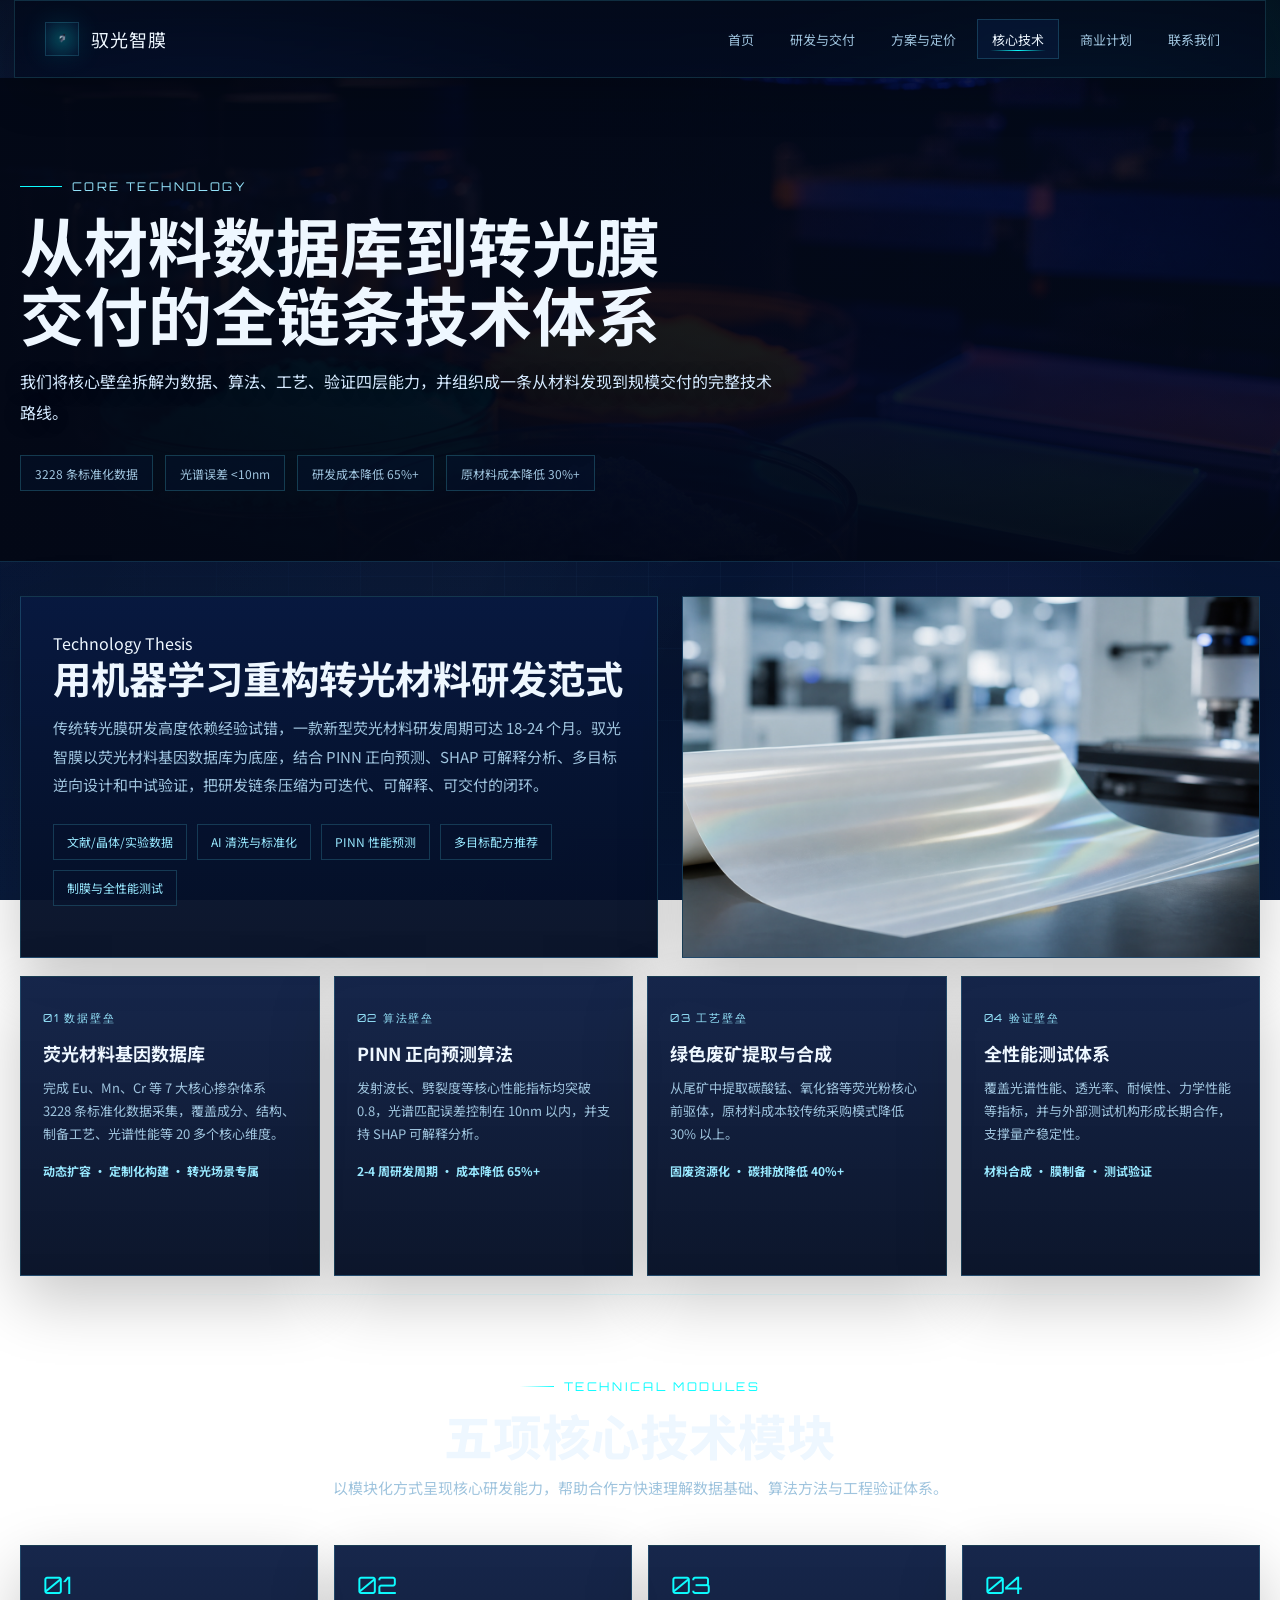
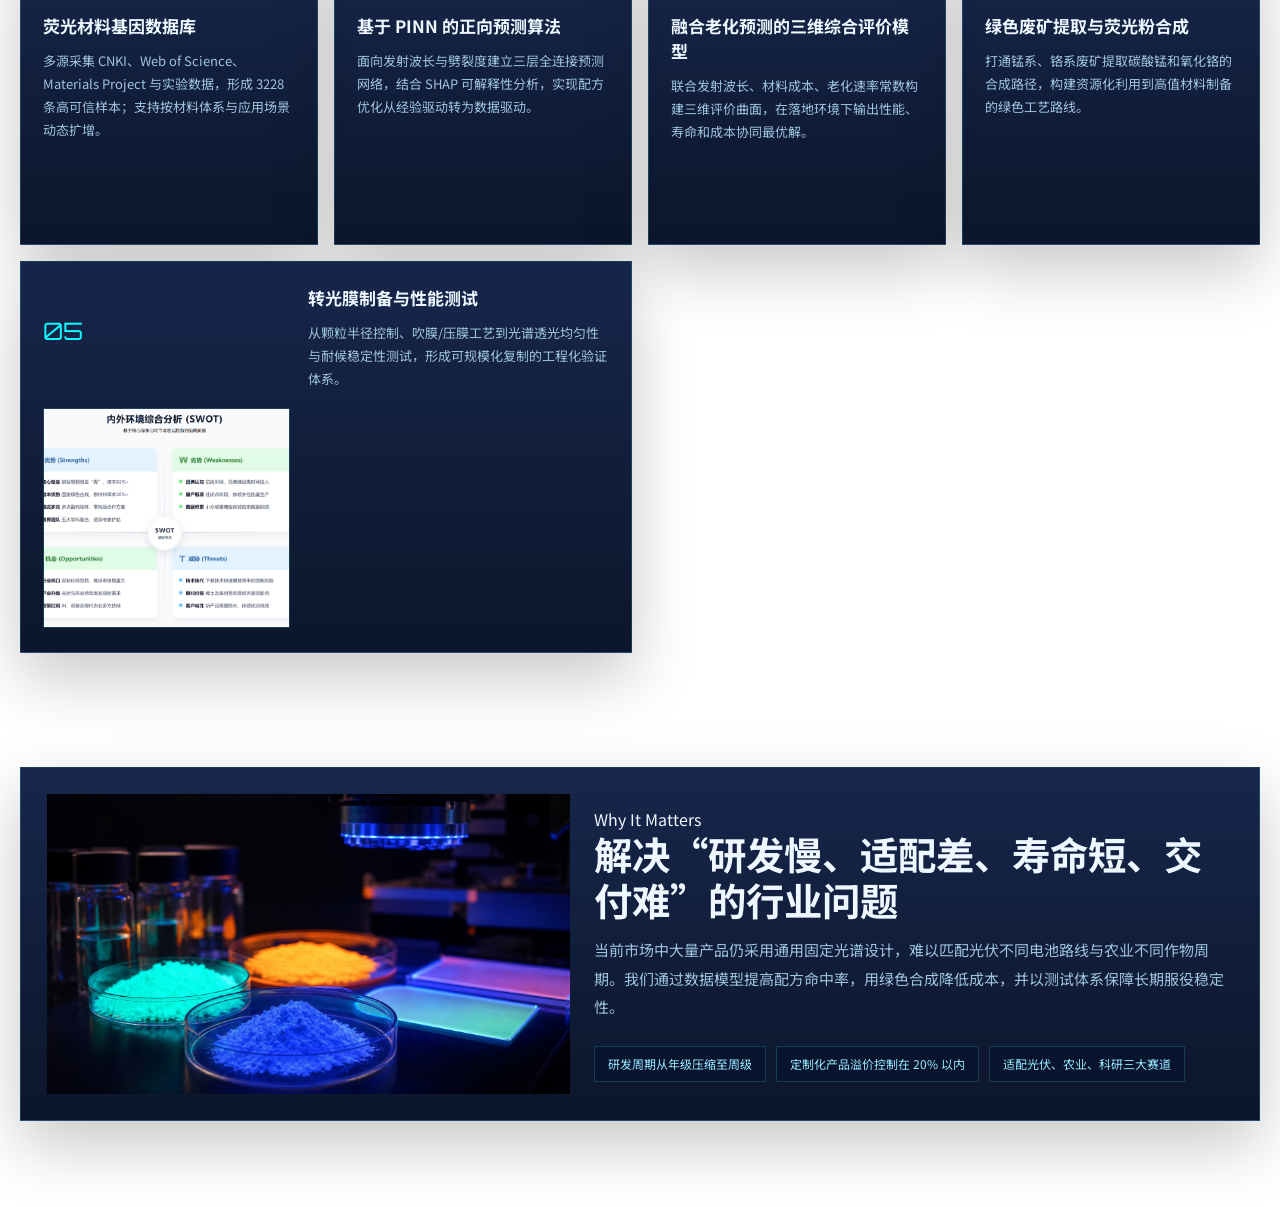
<file: core-tech.html>
<!DOCTYPE html>
<html lang="zh-CN">
<head>
<meta charset="utf-8">
<meta name="viewport" content="width=device-width, initial-scale=1">
<title>驭光智膜 | 核心技术</title>
<link rel="icon" type="image/png" href="assets/img/yuguang/image33.png">
<link rel="stylesheet" href="https://cdnjs.cloudflare.com/ajax/libs/font-awesome/6.5.1/css/all.min.css">
<link rel="stylesheet" href="assets/css/business-plan.css" />
<link rel="stylesheet" href="assets/css/landing.css">
</head>
<body>

<div class="topbar">
<div class="topbar-inner">
<a class="brand" href="index.html"><img src="assets/img/yuguang/image33.png" alt="">驭光智膜</a>
<button class="l-nav-toggle" onclick="document.getElementById('nav').classList.toggle('open')"><i class="fas fa-bars"></i></button>
<div class="nav" id="nav">
<a href="index.html">首页</a>
<a href="platform.html">研发与交付</a>
<a href="products.html">方案与定价</a>
<a href="core-tech.html" class="active">核心技术</a>
<a href="business-plan.html">商业计划</a>
<a href="contact.html">联系我们</a>
</div>
</div>
</div>

<section class="page-hero">
<img src="assets/img/showcase/materials-lab.png" alt="荧光材料实验与检测">
<div class="page-hero-inner">
<div class="eyebrow">Core Technology</div>
<h1>从材料数据库到转光膜交付的全链条技术体系</h1>
<p>我们将核心壁垒拆解为数据、算法、工艺、验证四层能力，并组织成一条从材料发现到规模交付的完整技术路线。</p>
<div class="hero-proof"><span>3228 条标准化数据</span><span>光谱误差 &lt;10nm</span><span>研发成本降低 65%+</span><span>原材料成本降低 30%+</span></div>
</div>
</section>

<main class="tech-page">
<section class="tech-overview">
<div class="tech-overview-copy">
<div class="label">Technology Thesis</div>
<h2>用机器学习重构转光材料研发范式</h2>
<p>传统转光膜研发高度依赖经验试错，一款新型荧光材料研发周期可达 18-24 个月。驭光智膜以荧光材料基因数据库为底座，结合 PINN 正向预测、SHAP 可解释分析、多目标逆向设计和中试验证，把研发链条压缩为可迭代、可解释、可交付的闭环。</p>
<div class="tech-flow">
<span>文献/晶体/实验数据</span>
<span>AI 清洗与标准化</span>
<span>PINN 性能预测</span>
<span>多目标配方推荐</span>
<span>制膜与全性能测试</span>
</div>
</div>
<div class="tech-overview-media"><img src="assets/img/showcase/film-roll-factory.png" alt="转光膜制备与工艺验证"></div>
</section>

<section class="barrier-grid">
<article>
<span>01 数据壁垒</span>
<h3>荧光材料基因数据库</h3>
<p>完成 Eu、Mn、Cr 等 7 大核心掺杂体系 3228 条标准化数据采集，覆盖成分、结构、制备工艺、光谱性能等 20 多个核心维度。</p>
<strong>动态扩容 · 定制化构建 · 转光场景专属</strong>
</article>
<article>
<span>02 算法壁垒</span>
<h3>PINN 正向预测算法</h3>
<p>发射波长、劈裂度等核心性能指标均突破 0.8，光谱匹配误差控制在 10nm 以内，并支持 SHAP 可解释分析。</p>
<strong>2-4 周研发周期 · 成本降低 65%+</strong>
</article>
<article>
<span>03 工艺壁垒</span>
<h3>绿色废矿提取与合成</h3>
<p>从尾矿中提取碳酸锰、氧化铬等荧光粉核心前驱体，原材料成本较传统采购模式降低 30% 以上。</p>
<strong>固废资源化 · 碳排放降低 40%+</strong>
</article>
<article>
<span>04 验证壁垒</span>
<h3>全性能测试体系</h3>
<p>覆盖光谱性能、透光率、耐候性、力学性能等指标，并与外部测试机构形成长期合作，支撑量产稳定性。</p>
<strong>材料合成 · 膜制备 · 测试验证</strong>
</article>
</section>

<section class="l-section tech-detail-section">
<div class="wrap text-center"><div class="label">Technical Modules</div><h2>五项核心技术模块</h2><p class="lead">以模块化方式呈现核心研发能力，帮助合作方快速理解数据基础、算法方法与工程验证体系。</p></div>
<div class="tech-detail-grid">
<article class="tech-detail-card"><div class="num">01</div><h3>荧光材料基因数据库</h3><p>多源采集 CNKI、Web of Science、Materials Project 与实验数据，形成 3228 条高可信样本；支持按材料体系与应用场景动态扩增。</p></article>
<article class="tech-detail-card"><div class="num">02</div><h3>基于 PINN 的正向预测算法</h3><p>面向发射波长与劈裂度建立三层全连接预测网络，结合 SHAP 可解释性分析，实现配方优化从经验驱动转为数据驱动。</p></article>
<article class="tech-detail-card"><div class="num">03</div><h3>融合老化预测的三维综合评价模型</h3><p>联合发射波长、材料成本、老化速率常数构建三维评价曲面，在落地环境下输出性能、寿命和成本协同最优解。</p></article>
<article class="tech-detail-card"><div class="num">04</div><h3>绿色废矿提取与荧光粉合成</h3><p>打通锰系、铬系废矿提取碳酸锰和氧化铬的合成路径，构建资源化利用到高值材料制备的绿色工艺路线。</p></article>
<article class="tech-detail-card feature-wide"><div class="num">05</div><div><h3>转光膜制备与性能测试</h3><p>从颗粒半径控制、吹膜/压膜工艺到光谱透光均匀性与耐候稳定性测试，形成可规模化复制的工程化验证体系。</p></div><img src="assets/img/yuguang/image36.png" alt="转光膜制备流程"></article>
</div>
</section>

<section class="tech-proof-band">
<img src="assets/img/showcase/materials-lab.png" alt="荧光粉与光谱测试">
<div>
<div class="label">Why It Matters</div>
<h2>解决“研发慢、适配差、寿命短、交付难”的行业问题</h2>
<p>当前市场中大量产品仍采用通用固定光谱设计，难以匹配光伏不同电池路线与农业不同作物周期。我们通过数据模型提高配方命中率，用绿色合成降低成本，并以测试体系保障长期服役稳定性。</p>
<div class="proof-list"><span>研发周期从年级压缩至周级</span><span>定制化产品溢价控制在 20% 以内</span><span>适配光伏、农业、科研三大赛道</span></div>
</div>
</section>
</main>

<script>
(function(){var n=document.getElementById("nav");if(!n)return;var a=n.querySelectorAll("a");for(var i=0;i<a.length;i++)a[i].addEventListener("click",function(){n.classList.remove("open")})})();
</script>
</body>
</html>
</file>
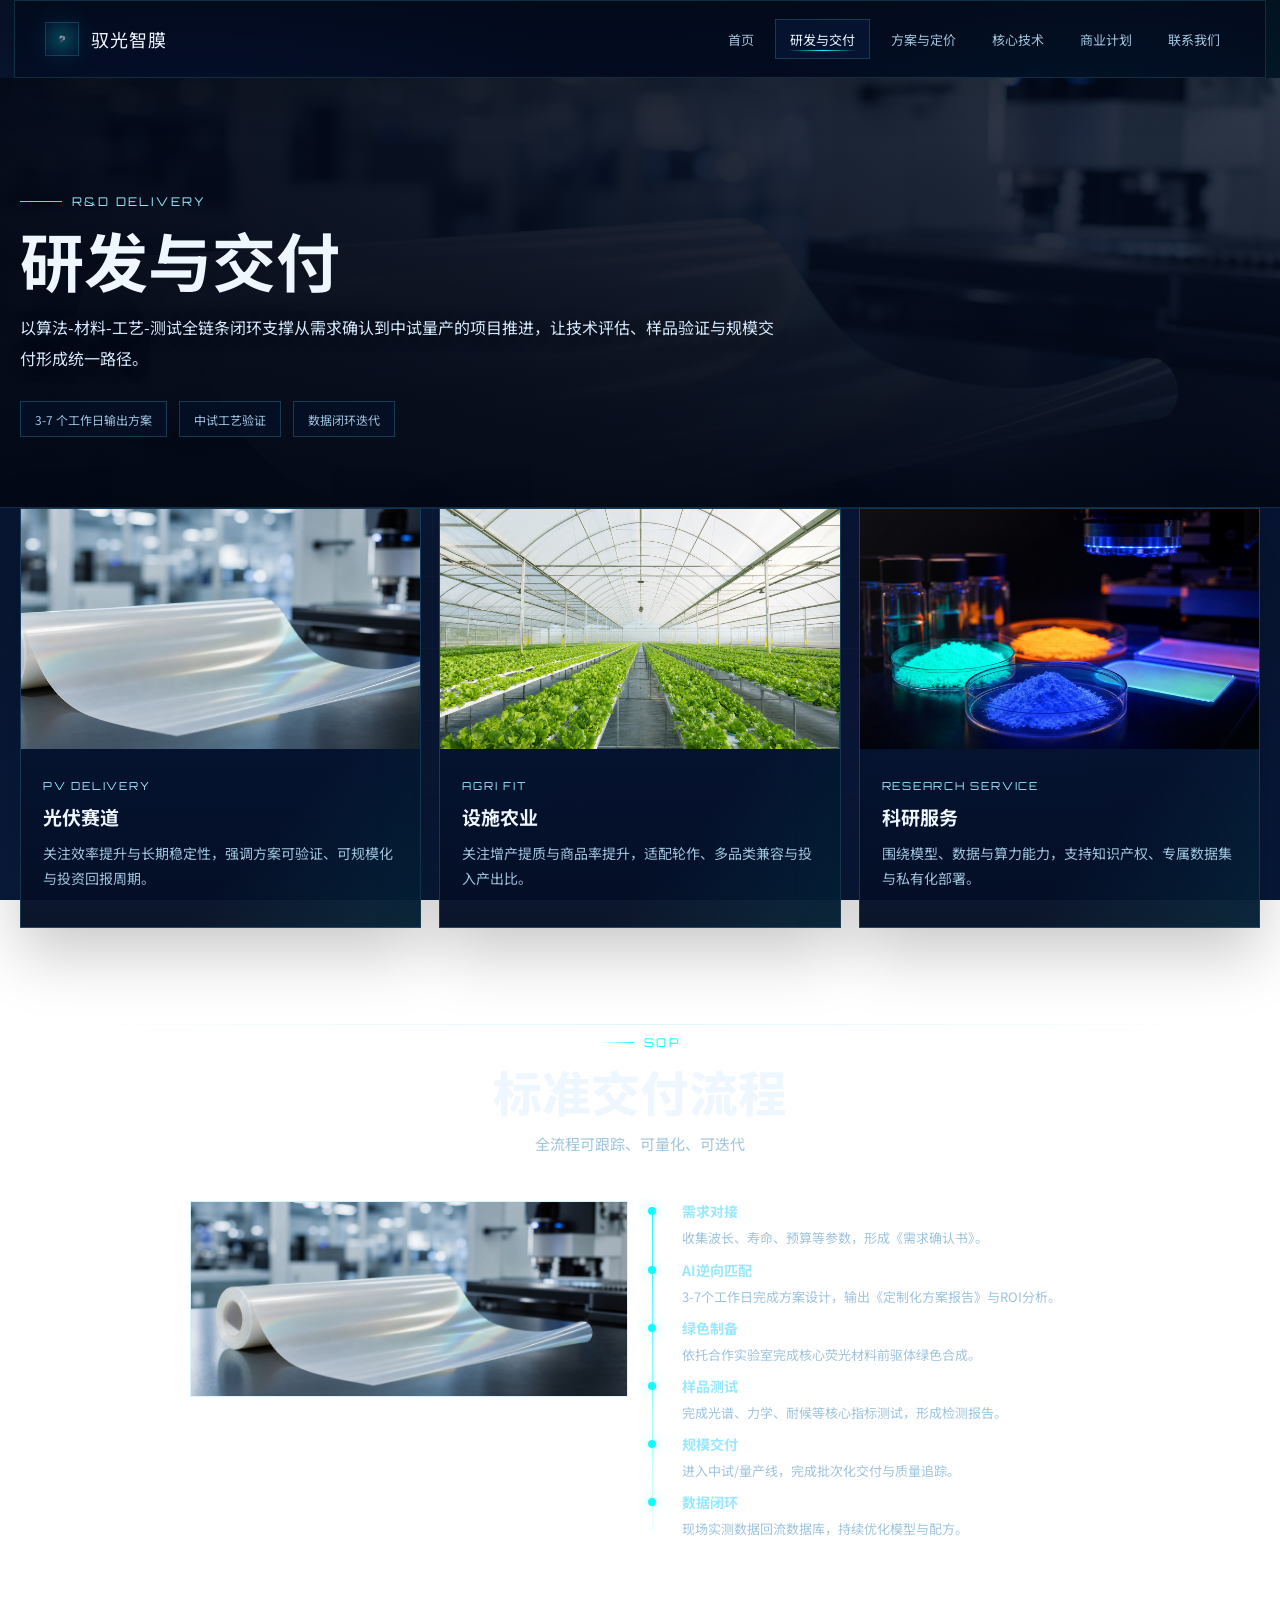
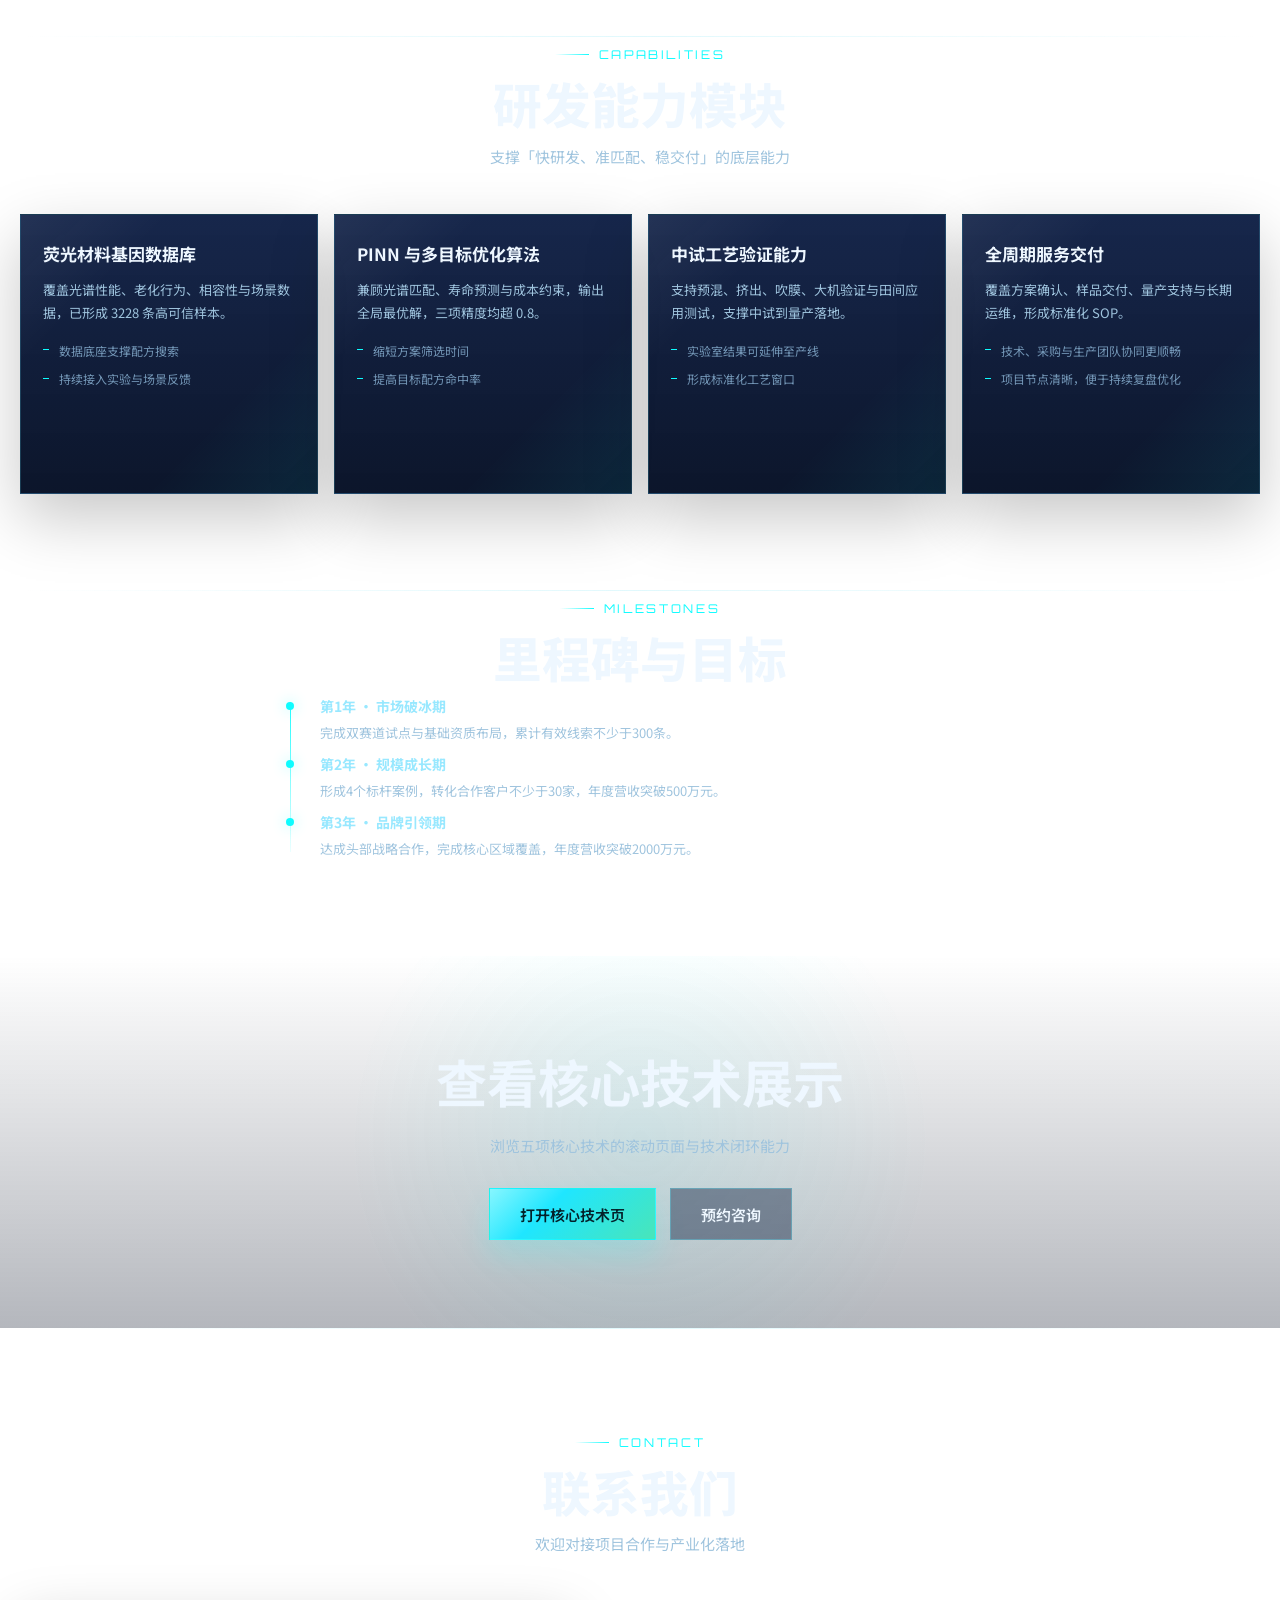
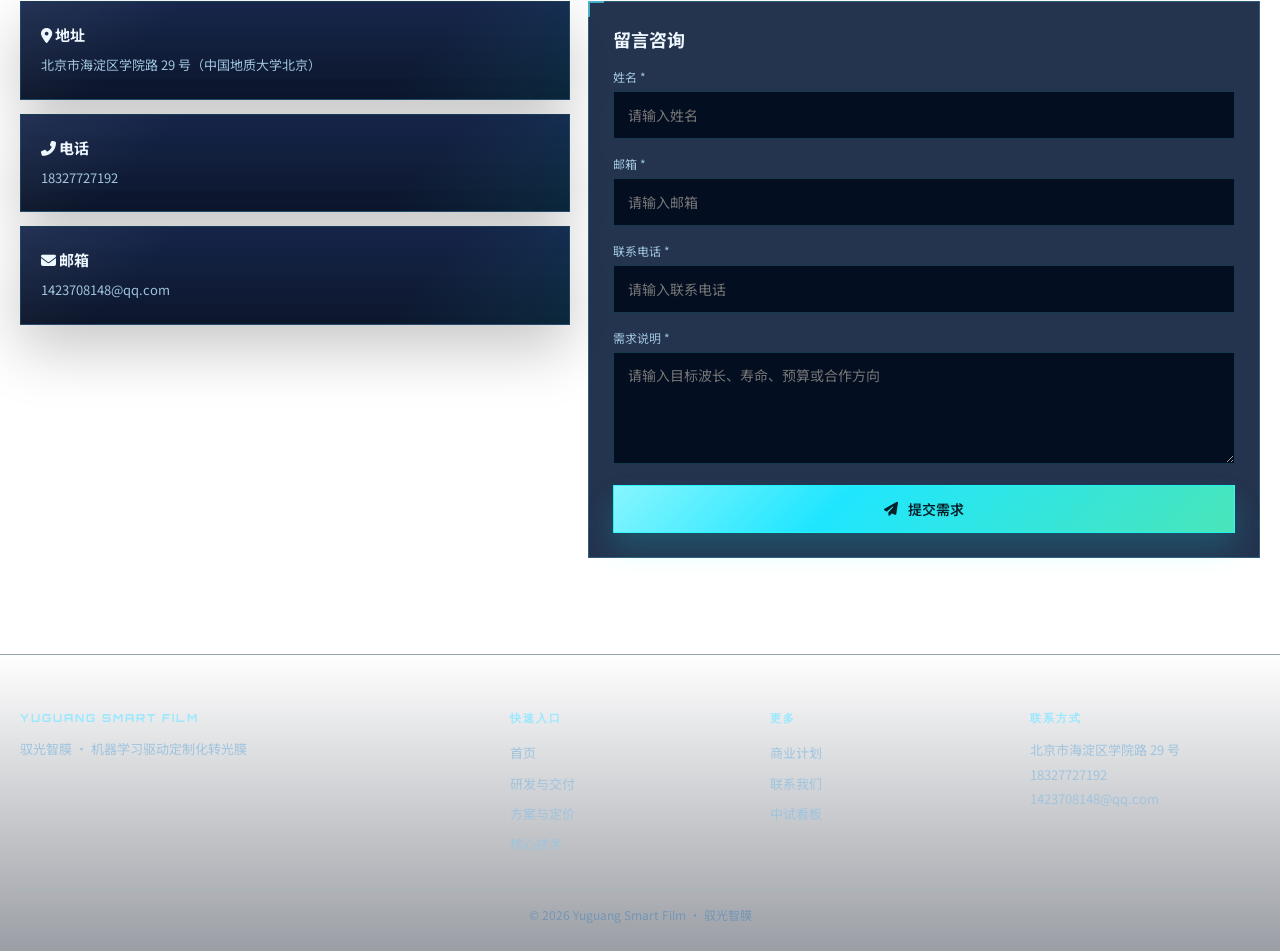
<file: platform.html>
<!DOCTYPE html>
<html lang="zh-CN">
<head>
<meta charset="utf-8">
<meta name="viewport" content="width=device-width, initial-scale=1">
<title>驭光智膜 | 研发与交付</title>
<link rel="icon" type="image/png" href="assets/img/yuguang/image33.png">
<link rel="stylesheet" href="https://cdnjs.cloudflare.com/ajax/libs/font-awesome/6.5.1/css/all.min.css">
<link rel="stylesheet" href="assets/css/business-plan.css" />
<link rel="stylesheet" href="assets/css/landing.css">
</head>
<body>

<div class="topbar">
<div class="topbar-inner">
<a class="brand" href="index.html"><img src="assets/img/yuguang/image33.png" alt="">驭光智膜</a>
<button class="l-nav-toggle" onclick="document.getElementById('nav').classList.toggle('open')"><i class="fas fa-bars"></i></button>
<div class="nav" id="nav">
<a href="index.html">首页</a>
<a href="platform.html" class="active">研发与交付</a>
<a href="products.html">方案与定价</a>
<a href="core-tech.html">核心技术</a>
<a href="business-plan.html">商业计划</a>
<a href="contact.html">联系我们</a>
</div>
</div>
</div>

<section class="page-hero">
<img src="assets/img/showcase/film-roll-factory.png" alt="转光膜研发与交付">
<div class="page-hero-inner">
<div class="eyebrow">R&amp;D Delivery</div>
<h1>研发与交付</h1>
<p>以算法-材料-工艺-测试全链条闭环支撑从需求确认到中试量产的项目推进，让技术评估、样品验证与规模交付形成统一路径。</p>
<div class="hero-proof"><span>3-7 个工作日输出方案</span><span>中试工艺验证</span><span>数据闭环迭代</span></div>
</div>
</section>

<section class="l-section" style="padding-top:0;">
<div class="l-wrap">
<div class="case-grid">
<article class="case-card"><img src="assets/img/showcase/film-roll-factory.png" alt="光伏赛道交付"><div class="case-copy"><span>PV DELIVERY</span><h3>光伏赛道</h3><p>关注效率提升与长期稳定性，强调方案可验证、可规模化与投资回报周期。</p></div></article>
<article class="case-card"><img src="assets/img/showcase/greenhouse.png" alt="设施农业应用"><div class="case-copy"><span>AGRI FIT</span><h3>设施农业</h3><p>关注增产提质与商品率提升，适配轮作、多品类兼容与投入产出比。</p></div></article>
<article class="case-card"><img src="assets/img/showcase/materials-lab.png" alt="科研与实验服务"><div class="case-copy"><span>RESEARCH SERVICE</span><h3>科研服务</h3><p>围绕模型、数据与算力能力，支持知识产权、专属数据集与私有化部署。</p></div></article>
</div>
</div>
</section>

<section class="l-section" style="padding-top:0;">
<div class="wrap text-center"><div class="label">SOP</div><h2>标准交付流程</h2><p class="lead">全流程可跟踪、可量化、可迭代</p></div>
<div class="l-wrap" style="max-width:900px;">
<div style="display:grid;grid-template-columns:1fr 1fr;gap:24px;align-items:start;">
<img src="assets/img/showcase/film-roll-factory.png" alt="研发与交付流程" style="width:100%;border:1px solid var(--line-soft);">
<div class="l-tl">
<div class="l-ti"><h4>需求对接</h4><p>收集波长、寿命、预算等参数，形成《需求确认书》。</p></div>
<div class="l-ti"><h4>AI逆向匹配</h4><p>3-7个工作日完成方案设计，输出《定制化方案报告》与ROI分析。</p></div>
<div class="l-ti"><h4>绿色制备</h4><p>依托合作实验室完成核心荧光材料前驱体绿色合成。</p></div>
<div class="l-ti"><h4>样品测试</h4><p>完成光谱、力学、耐候等核心指标测试，形成检测报告。</p></div>
<div class="l-ti"><h4>规模交付</h4><p>进入中试/量产线，完成批次化交付与质量追踪。</p></div>
<div class="l-ti"><h4>数据闭环</h4><p>现场实测数据回流数据库，持续优化模型与配方。</p></div>
</div>
</div>
</div>
</section>

<section class="l-section" style="padding-top:0;">
<div class="wrap text-center"><div class="label">Capabilities</div><h2>研发能力模块</h2><p class="lead">支撑「快研发、准匹配、稳交付」的底层能力</p></div>
<div class="l-wrap"><div class="evidence-grid">
<article class="evidence-card"><h3>荧光材料基因数据库</h3><p>覆盖光谱性能、老化行为、相容性与场景数据，已形成 3228 条高可信样本。</p><ul><li>数据底座支撑配方搜索</li><li>持续接入实验与场景反馈</li></ul></article>
<article class="evidence-card"><h3>PINN 与多目标优化算法</h3><p>兼顾光谱匹配、寿命预测与成本约束，输出全局最优解，三项精度均超 0.8。</p><ul><li>缩短方案筛选时间</li><li>提高目标配方命中率</li></ul></article>
<article class="evidence-card"><h3>中试工艺验证能力</h3><p>支持预混、挤出、吹膜、大机验证与田间应用测试，支撑中试到量产落地。</p><ul><li>实验室结果可延伸至产线</li><li>形成标准化工艺窗口</li></ul></article>
<article class="evidence-card"><h3>全周期服务交付</h3><p>覆盖方案确认、样品交付、量产支持与长期运维，形成标准化 SOP。</p><ul><li>技术、采购与生产团队协同更顺畅</li><li>项目节点清晰，便于持续复盘优化</li></ul></article>
</div></div>
</section>

<section class="l-section" style="padding-top:0;">
<div class="wrap text-center"><div class="label">Milestones</div><h2>里程碑与目标</h2></div>
<div class="l-wrap" style="max-width:700px;"><div class="l-tl">
<div class="l-ti"><h4>第1年 · 市场破冰期</h4><p>完成双赛道试点与基础资质布局，累计有效线索不少于300条。</p></div>
<div class="l-ti"><h4>第2年 · 规模成长期</h4><p>形成4个标杆案例，转化合作客户不少于30家，年度营收突破500万元。</p></div>
<div class="l-ti"><h4>第3年 · 品牌引领期</h4><p>达成头部战略合作，完成核心区域覆盖，年度营收突破2000万元。</p></div>
</div></div>
</section>

<section class="l-cta"><h2>查看核心技术展示</h2><p>浏览五项核心技术的滚动页面与技术闭环能力</p>
<div class="l-hero-actions"><a href="core-tech.html" class="l-btn l-btn-primary btn-lg">打开核心技术页</a><a href="contact.html" class="l-btn l-btn-ghost btn-lg">预约咨询</a></div>
</section>

<section class="l-section">
<div class="wrap text-center"><div class="label">Contact</div><h2>联系我们</h2><p class="lead">欢迎对接项目合作与产业化落地</p></div>
<div class="l-wrap"><div class="contact-grid">
<div>
<div class="contact-card"><h4><i class="fas fa-map-marker-alt"></i> 地址</h4><p>北京市海淀区学院路 29 号（中国地质大学北京）</p></div>
<div class="contact-card"><h4><i class="fas fa-phone-alt"></i> 电话</h4><p>18327727192</p></div>
<div class="contact-card"><h4><i class="fas fa-envelope"></i> 邮箱</h4><p>1423708148@qq.com</p></div>
</div>
<div style="background:var(--panel);border:1px solid var(--line-soft);padding:24px;position:relative;">
<div style="position:absolute;top:-1px;left:-1px;width:16px;height:16px;border-top:2px solid var(--line);border-left:2px solid var(--line);"></div>
<h3 style="font-size:18px;margin-bottom:16px;">留言咨询</h3>
<form class="contact-form" onsubmit="event.preventDefault();alert('需求已提交，团队将尽快与您联系。');">
<div class="form-group"><label>姓名 *</label><input type="text" placeholder="请输入姓名" required></div>
<div class="form-group"><label>邮箱 *</label><input type="email" placeholder="请输入邮箱" required></div>
<div class="form-group"><label>联系电话 *</label><input type="text" placeholder="请输入联系电话" required></div>
<div class="form-group"><label>需求说明 *</label><textarea rows="3" placeholder="请输入目标波长、寿命、预算或合作方向" required></textarea></div>
<button type="submit" class="l-btn l-btn-primary" style="width:100%;justify-content:center;"><i class="fas fa-paper-plane"></i> 提交需求</button>
</form>
</div>
</div></div>
</section>

<footer class="footer"><div class="l-wrap"><div class="footer-grid">
<div><h5>YUGUANG SMART FILM</h5><p>驭光智膜 · 机器学习驱动定制化转光膜</p></div>
<div><h5>快速入口</h5><a href="index.html">首页</a><a href="platform.html">研发与交付</a><a href="products.html">方案与定价</a><a href="core-tech.html">核心技术</a></div>
<div><h5>更多</h5><a href="business-plan.html">商业计划</a><a href="contact.html">联系我们</a><a href="platform-demo.html">中试看板</a></div>
<div><h5>联系方式</h5><p>北京市海淀区学院路 29 号</p><p>18327727192</p><p>1423708148@qq.com</p></div>
</div><div class="bottom">&copy; 2026 Yuguang Smart Film · 驭光智膜</div></div></footer>

<script>
(function(){var n=document.getElementById("nav");if(!n)return;var a=n.querySelectorAll("a");for(var i=0;i<a.length;i++)a[i].addEventListener("click",function(){n.classList.remove("open")})})();
</script>
</body>
</html>
</file>
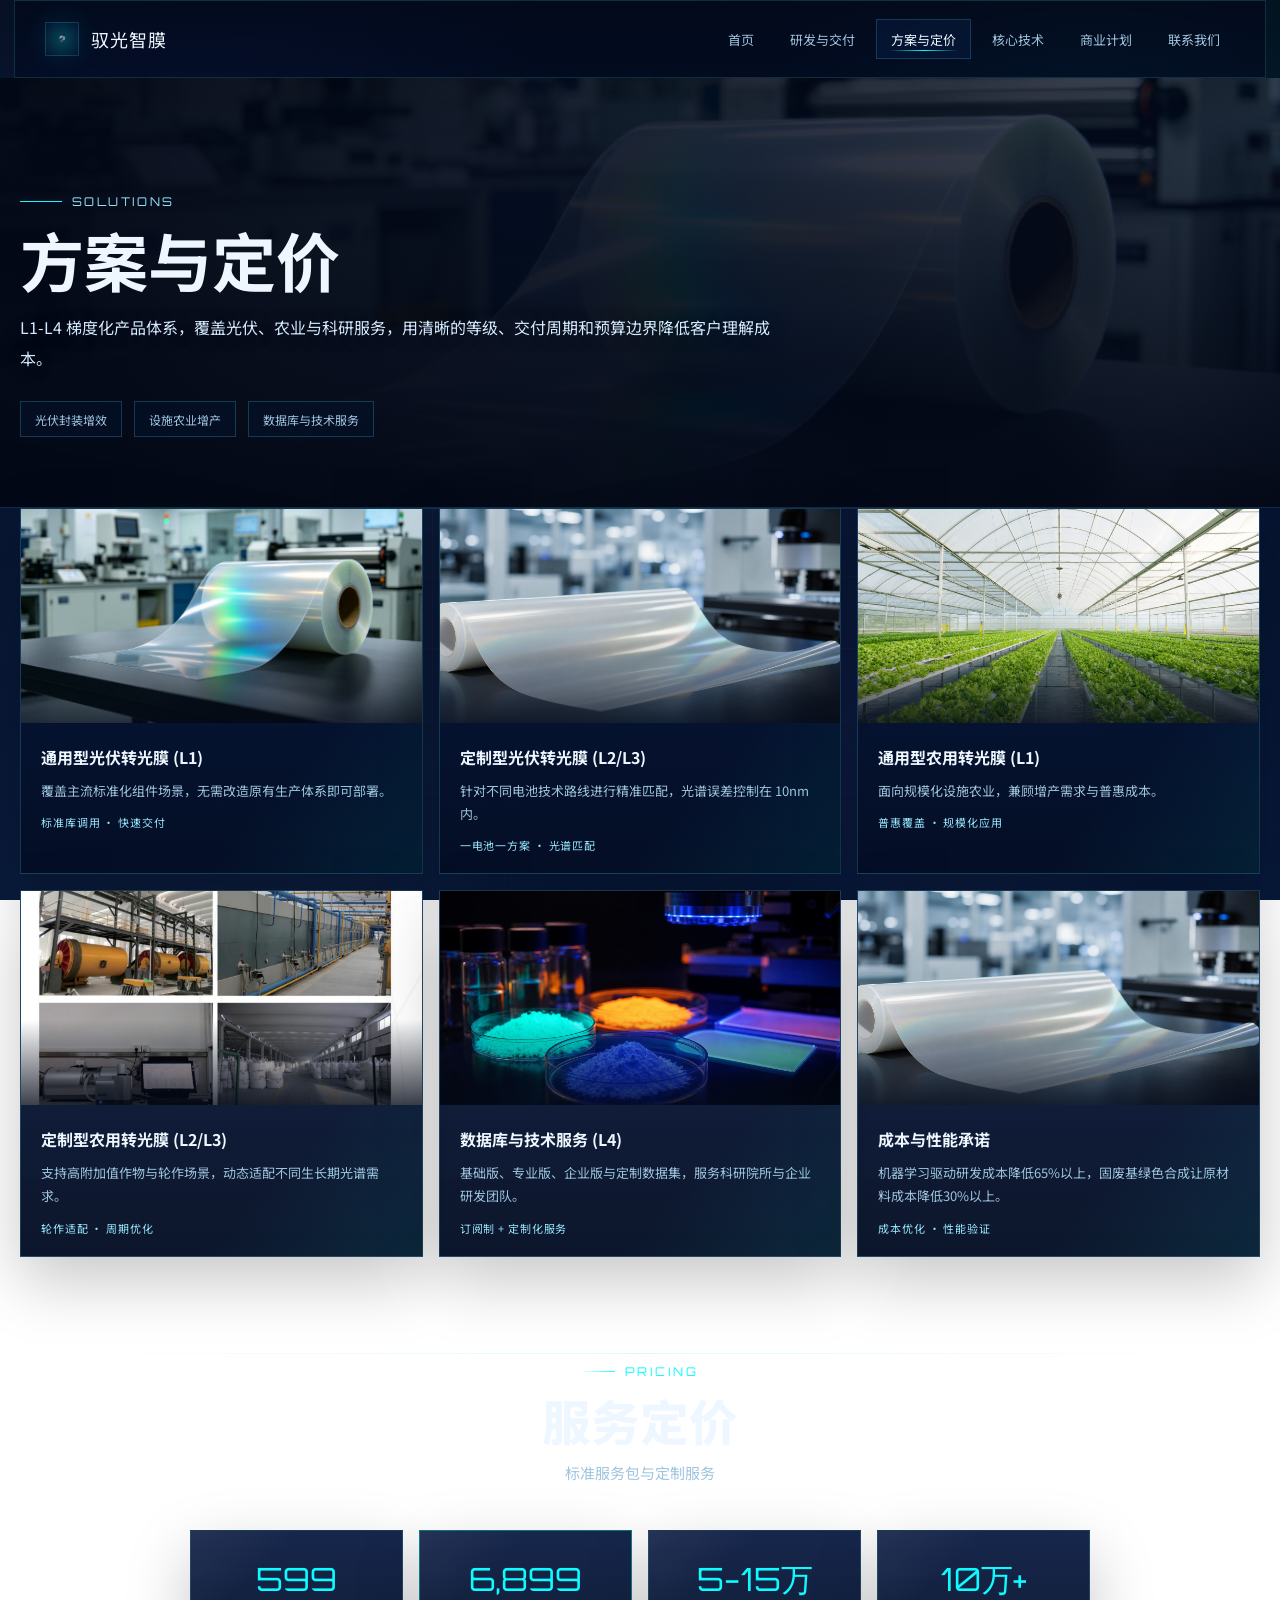
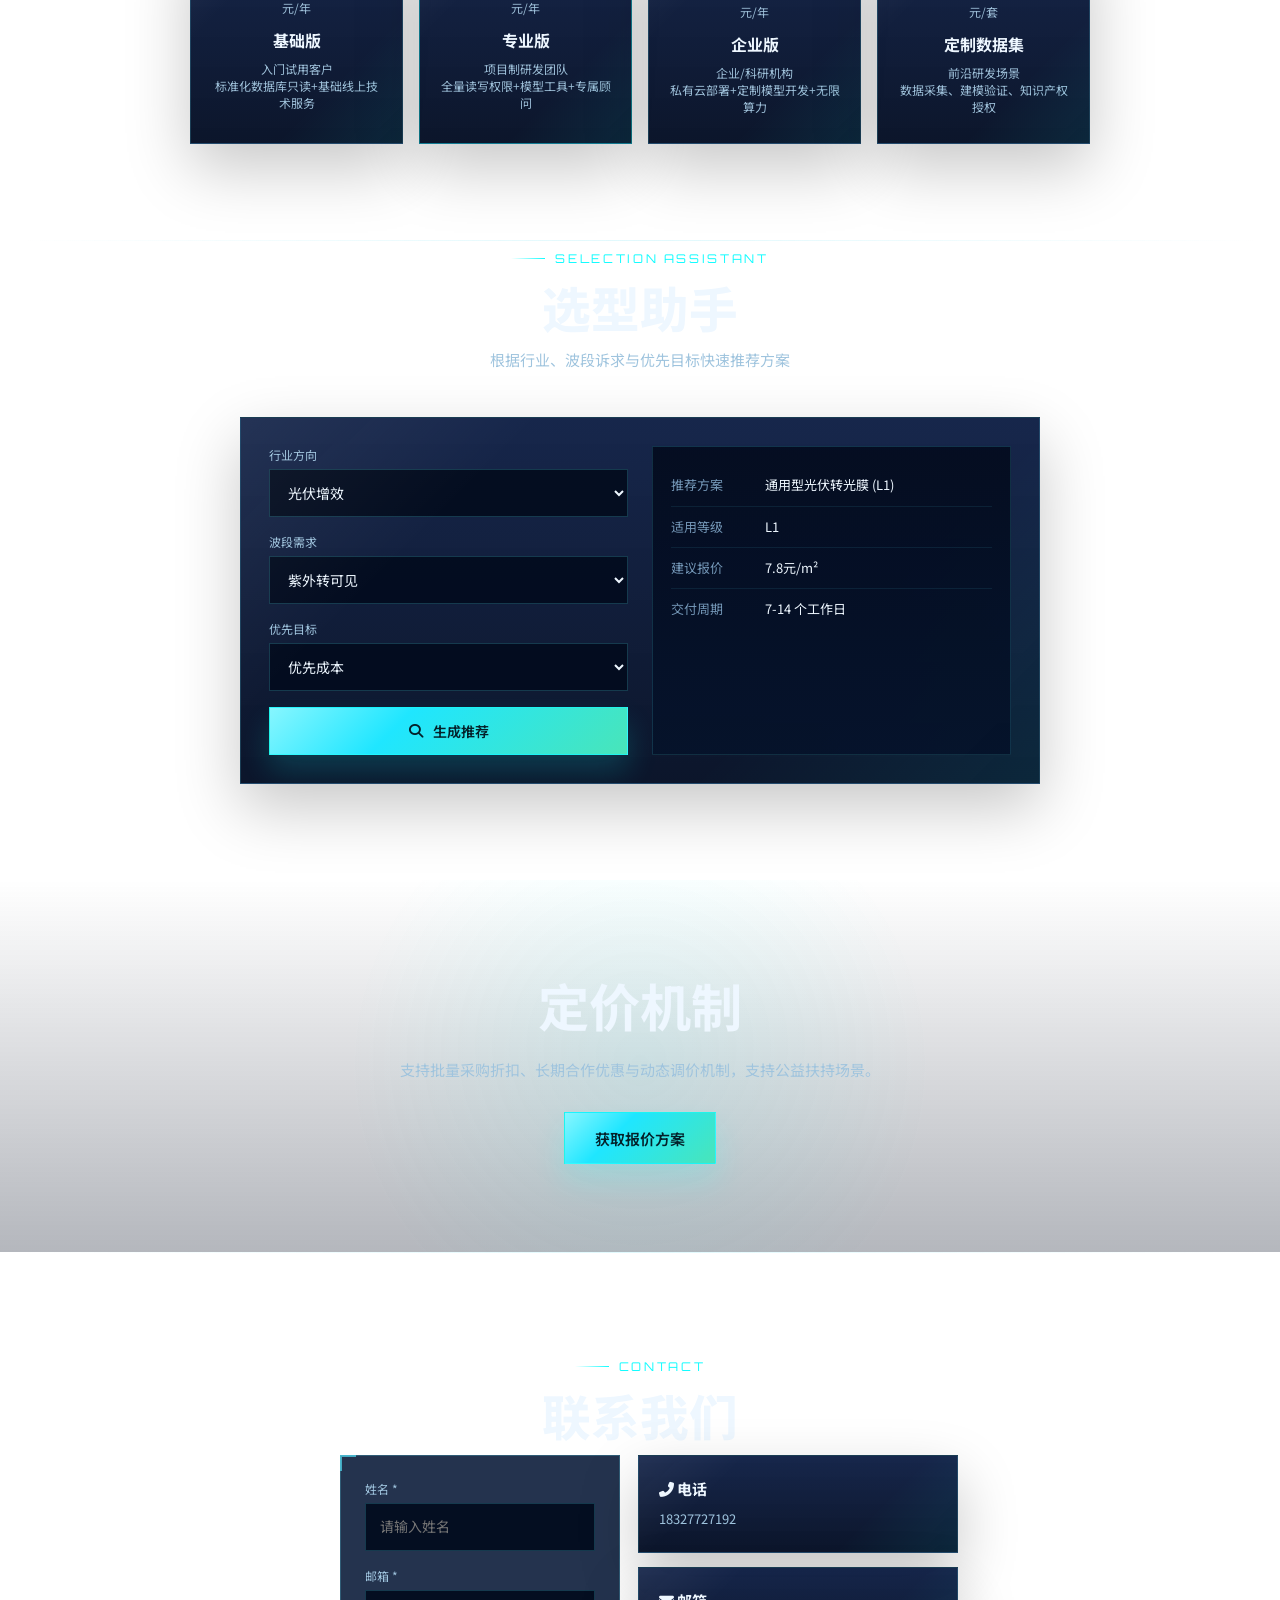
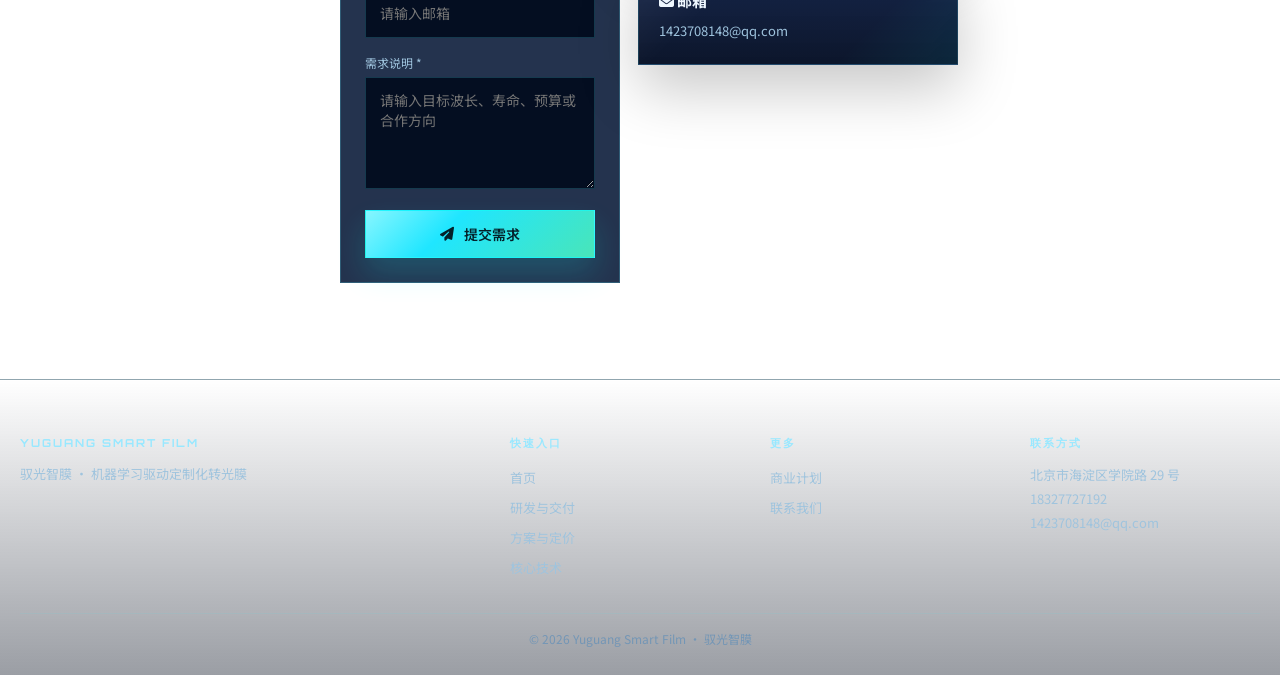
<file: products.html>
<!DOCTYPE html>
<html lang="zh-CN">
<head>
<meta charset="utf-8">
<meta name="viewport" content="width=device-width, initial-scale=1">
<title>驭光智膜 | 方案与定价</title>
<link rel="icon" type="image/png" href="assets/img/yuguang/image33.png">
<link rel="stylesheet" href="https://cdnjs.cloudflare.com/ajax/libs/font-awesome/6.5.1/css/all.min.css">
<link rel="stylesheet" href="assets/css/business-plan.css" />
<link rel="stylesheet" href="assets/css/landing.css">
</head>
<body>

<div class="topbar">
<div class="topbar-inner">
<a class="brand" href="index.html"><img src="assets/img/yuguang/image33.png" alt="">驭光智膜</a>
<button class="l-nav-toggle" onclick="document.getElementById('nav').classList.toggle('open')"><i class="fas fa-bars"></i></button>
<div class="nav" id="nav">
<a href="index.html">首页</a>
<a href="platform.html">研发与交付</a>
<a href="products.html" class="active">方案与定价</a>
<a href="core-tech.html">核心技术</a>
<a href="business-plan.html">商业计划</a>
<a href="contact.html">联系我们</a>
</div>
</div>
</div>

<section class="page-hero">
<img src="assets/img/showcase/film-roll-hero.jpg" alt="转光膜方案与定价">
<div class="page-hero-inner">
<div class="eyebrow">Solutions</div>
<h1>方案与定价</h1>
<p>L1-L4 梯度化产品体系，覆盖光伏、农业与科研服务，用清晰的等级、交付周期和预算边界降低客户理解成本。</p>
<div class="hero-proof"><span>光伏封装增效</span><span>设施农业增产</span><span>数据库与技术服务</span></div>
</div>
</section>

<section class="l-section" style="padding-top:0;">
<div class="l-wrap"><div class="l-prods">
<div class="l-prod"><div class="thumb"><img src="assets/img/showcase/film-roll-hero.jpg" alt="通用型光伏转光膜"></div><div class="body"><h4>通用型光伏转光膜 (L1)</h4><p>覆盖主流标准化组件场景，无需改造原有生产体系即可部署。</p><div class="meta">标准库调用 · 快速交付</div></div></div>
<div class="l-prod"><div class="thumb"><img src="assets/img/showcase/film-roll-factory.png" alt="定制型光伏转光膜"></div><div class="body"><h4>定制型光伏转光膜 (L2/L3)</h4><p>针对不同电池技术路线进行精准匹配，光谱误差控制在 10nm 内。</p><div class="meta">一电池一方案 · 光谱匹配</div></div></div>
<div class="l-prod"><div class="thumb"><img src="assets/img/showcase/greenhouse.png" alt="通用型农用转光膜"></div><div class="body"><h4>通用型农用转光膜 (L1)</h4><p>面向规模化设施农业，兼顾增产需求与普惠成本。</p><div class="meta">普惠覆盖 · 规模化应用</div></div></div>
<div class="l-prod"><div class="thumb"><img src="assets/img/yuguang/image23.png" alt=""></div><div class="body"><h4>定制型农用转光膜 (L2/L3)</h4><p>支持高附加值作物与轮作场景，动态适配不同生长期光谱需求。</p><div class="meta">轮作适配 · 周期优化</div></div></div>
<div class="l-prod"><div class="thumb"><img src="assets/img/showcase/materials-lab.png" alt="数据库与技术服务"></div><div class="body"><h4>数据库与技术服务 (L4)</h4><p>基础版、专业版、企业版与定制数据集，服务科研院所与企业研发团队。</p><div class="meta">订阅制 + 定制化服务</div></div></div>
<div class="l-prod"><div class="thumb"><img src="assets/img/showcase/film-roll-factory.png" alt="成本与性能承诺"></div><div class="body"><h4>成本与性能承诺</h4><p>机器学习驱动研发成本降低65%以上，固废基绿色合成让原材料成本降低30%以上。</p><div class="meta">成本优化 · 性能验证</div></div></div>
</div></div>
</section>

<section class="l-section" style="padding-top:0;">
<div class="wrap text-center"><div class="label">Pricing</div><h2>服务定价</h2><p class="lead">标准服务包与定制服务</p></div>
<div class="l-wrap" style="max-width:900px;"><div style="display:grid;grid-template-columns:repeat(4,1fr);gap:16px;">
<div class="card-c" style="text-align:center;"><div style="font-family:Orbitron,sans-serif;font-size:32px;color:var(--cyan);">599</div><div style="font-size:12px;color:var(--sub);margin-bottom:12px;">元/年</div><h4 style="margin-bottom:8px;">基础版</h4><p style="color:var(--sub);font-size:12px;">入门试用客户<br>标准化数据库只读+基础线上技术服务</p></div>
<div class="card-c" style="text-align:center;border-color:rgba(14,252,255,.4);"><div style="font-family:Orbitron,sans-serif;font-size:32px;color:var(--cyan);">6,899</div><div style="font-size:12px;color:var(--sub);margin-bottom:12px;">元/年</div><h4 style="margin-bottom:8px;">专业版</h4><p style="color:var(--sub);font-size:12px;">项目制研发团队<br>全量读写权限+模型工具+专属顾问</p></div>
<div class="card-c" style="text-align:center;"><div style="font-family:Orbitron,sans-serif;font-size:32px;color:var(--cyan);">5-15万</div><div style="font-size:12px;color:var(--sub);margin-bottom:12px;">元/年</div><h4 style="margin-bottom:8px;">企业版</h4><p style="color:var(--sub);font-size:12px;">企业/科研机构<br>私有云部署+定制模型开发+无限算力</p></div>
<div class="card-c" style="text-align:center;"><div style="font-family:Orbitron,sans-serif;font-size:32px;color:var(--cyan);">10万+</div><div style="font-size:12px;color:var(--sub);margin-bottom:12px;">元/套</div><h4 style="margin-bottom:8px;">定制数据集</h4><p style="color:var(--sub);font-size:12px;">前沿研发场景<br>数据采集、建模验证、知识产权授权</p></div>
</div></div>
</section>

<section class="l-section" style="padding-top:0;">
<div class="wrap text-center"><div class="label">Selection Assistant</div><h2>选型助手</h2><p class="lead">根据行业、波段诉求与优先目标快速推荐方案</p></div>
<div class="l-wrap" style="max-width:800px;">
<div class="l-sim">
<div>
<div class="form-group"><label>行业方向</label><select id="indSelect"><option value="pv">光伏增效</option><option value="agri">设施农业</option><option value="research">科研服务</option></select></div>
<div class="form-group"><label>波段需求</label><select id="bandSelect"><option value="uv">紫外转可见</option><option value="vis">可见光优化</option><option value="nir">近红外增强</option><option value="multi">多波段兼容</option></select></div>
<div class="form-group"><label>优先目标</label><select id="priSelect"><option value="cost">优先成本</option><option value="life">优先寿命</option><option value="precision">优先精度</option></select></div>
<button class="l-btn l-btn-primary" style="width:100%;justify-content:center;" onclick="runSelection()"><i class="fas fa-search"></i> 生成推荐</button>
</div>
<div class="l-sim-result">
<div class="l-sr"><span class="k">推荐方案</span><span class="v" id="selResult">通用型光伏转光膜 (L1)</span></div>
<div class="l-sr"><span class="k">适用等级</span><span class="v" id="selLevel">L1</span></div>
<div class="l-sr"><span class="k">建议报价</span><span class="v" id="selPrice">7.8元/m&sup2;</span></div>
<div class="l-sr"><span class="k">交付周期</span><span class="v" id="selTime">7-14 个工作日</span></div>
</div>
</div>
</div>
</section>

<section class="l-cta"><h2>定价机制</h2><p>支持批量采购折扣、长期合作优惠与动态调价机制，支持公益扶持场景。</p>
<div class="l-hero-actions"><a href="contact.html" class="l-btn l-btn-primary btn-lg">获取报价方案</a></div>
</section>

<section class="l-section">
<div class="wrap text-center"><div class="label">Contact</div><h2>联系我们</h2></div>
<div class="l-wrap" style="max-width:600px;">
<div class="contact-grid">
<div style="background:var(--panel);border:1px solid var(--line-soft);padding:24px;position:relative;">
<div style="position:absolute;top:-1px;left:-1px;width:16px;height:16px;border-top:2px solid var(--line);border-left:2px solid var(--line);"></div>
<form class="contact-form" onsubmit="event.preventDefault();alert('需求已提交，团队将尽快与您联系。');">
<div class="form-group"><label>姓名 *</label><input type="text" placeholder="请输入姓名" required></div>
<div class="form-group"><label>邮箱 *</label><input type="email" placeholder="请输入邮箱" required></div>
<div class="form-group"><label>需求说明 *</label><textarea rows="3" placeholder="请输入目标波长、寿命、预算或合作方向" required></textarea></div>
<button type="submit" class="l-btn l-btn-primary" style="width:100%;justify-content:center;"><i class="fas fa-paper-plane"></i> 提交需求</button>
</form>
</div>
<div>
<div class="contact-card"><h4><i class="fas fa-phone-alt"></i> 电话</h4><p>18327727192</p></div>
<div class="contact-card"><h4><i class="fas fa-envelope"></i> 邮箱</h4><p>1423708148@qq.com</p></div>
</div>
</div></div>
</section>

<footer class="footer"><div class="l-wrap"><div class="footer-grid">
<div><h5>YUGUANG SMART FILM</h5><p>驭光智膜 · 机器学习驱动定制化转光膜</p></div>
<div><h5>快速入口</h5><a href="index.html">首页</a><a href="platform.html">研发与交付</a><a href="products.html">方案与定价</a><a href="core-tech.html">核心技术</a></div>
<div><h5>更多</h5><a href="business-plan.html">商业计划</a><a href="contact.html">联系我们</a></div>
<div><h5>联系方式</h5><p>北京市海淀区学院路 29 号</p><p>18327727192</p><p>1423708148@qq.com</p></div>
</div><div class="bottom">&copy; 2026 Yuguang Smart Film · 驭光智膜</div></div></footer>

<script>
(function(){var n=document.getElementById("nav");if(!n)return;var a=n.querySelectorAll("a");for(var i=0;i<a.length;i++)a[i].addEventListener("click",function(){n.classList.remove("open")})})();
function runSelection(){var i=document.getElementById("indSelect").value,b=document.getElementById("bandSelect").value,p=document.getElementById("priSelect").value;var r,l,pr,t;if(i==="pv"){r=p==="precision"||b==="multi"?"\u4e13\u5c5e\u4f18\u5316\u578b\u5149\u4f0f\u8f6c\u5149\u819c (L3)":"\u573a\u666f\u5b9a\u5236\u578b\u5149\u4f0f\u8f6c\u5149\u819c (L2)";l=p==="precision"||b==="multi"?"L3":"L2";pr=l==="L3"?"13.8\u5143/m\u00b2":"7.8\u5143/m\u00b2";t="10-15 \u4e2a\u5de5\u4f5c\u65e5"}else if(i==="agri"){r=p==="cost"?"\u57fa\u7840\u901a\u7528\u578b\u519c\u7528\u8f6c\u5149\u819c (L1)":"\u573a\u666f\u5b9a\u5236\u578b\u519c\u7528\u8f6c\u5149\u819c (L2)";l=p==="cost"?"L1":"L2";pr=l==="L1"?"5.0\u5143/m\u00b2":"7.8\u5143/m\u00b2";t="7-10 \u4e2a\u5de5\u4f5c\u65e5"}else{r="\u7814\u53d1\u670d\u52a1\u578b (L4)";l="L4";pr="\u56fa\u5b9a\u7814\u53d1\u8d39 + \u91cf\u4ea7\u4ef7";t="5-7 \u4e2a\u5de5\u4f5c\u65e5"}document.getElementById("selResult").textContent=r;document.getElementById("selLevel").textContent=l;document.getElementById("selPrice").textContent=pr;document.getElementById("selTime").textContent=t}
</script>
</body>
</html>
</file>
<file: assets/css/business-plan.css>
﻿:root {
      --bg: #05112f;
      --panel: rgba(6, 23, 54, .88);
      --line: rgba(84, 220, 242, .70);
      --line-soft: rgba(84, 220, 242, .25);
      --text: #e8f4ff;
      --sub: #9ec0d9;
      --cyan: #0efcff;
      --warn: #f6c36a;
      --bad: #ff6f7f;
    }
    * { box-sizing: border-box; margin: 0; padding: 0; }
    body {
      min-height: 100vh;
      font-family: "Noto Sans SC", "Microsoft YaHei", sans-serif;
      color: var(--text);
      background:
        radial-gradient(circle at 12% 12%, rgba(30, 90, 194, .40), transparent 34%),
        radial-gradient(circle at 88% 8%, rgba(14, 252, 255, .22), transparent 28%),
        linear-gradient(160deg, #03091f 0%, #061636 42%, #071f4e 100%);
      background-attachment: fixed;
    }
    .page { max-width: 1480px; margin: 0 auto; padding: 14px; }
    .topbar {
      position: sticky;
      top: 0;
      z-index: 20;
      border: 1px solid var(--line-soft);
      background: rgba(2, 10, 26, .78);
      backdrop-filter: blur(8px);
      margin-bottom: 12px;
      box-shadow: 0 0 18px rgba(0, 110, 165, .25);
    }
    .topbar-inner { display: flex; align-items: center; justify-content: space-between; gap: 12px; padding: 10px 12px; }
    .brand { font-family: "Orbitron", sans-serif; color: var(--cyan); font-size: 20px; letter-spacing: 1px; }
    .brand small { font-family: "Noto Sans SC", sans-serif; color: var(--sub); margin-left: 10px; font-size: 12px; }
    .nav { display: flex; flex-wrap: wrap; gap: 8px; }
    .nav a { text-decoration: none; color: var(--sub); font-size: 13px; border: 1px solid transparent; padding: 5px 9px; transition: all .2s; }
    .nav a:hover { color: var(--cyan); border-color: var(--line-soft); background: rgba(8, 35, 78, .45); }
    .kpis { display: grid; grid-template-columns: repeat(4, 1fr); gap: 10px; margin-bottom: 10px; }
    .kpi { background: linear-gradient(180deg, rgba(10, 38, 82, .92), rgba(8, 24, 58, .94)); border: 1px solid var(--line-soft); padding: 12px; position: relative; min-height: 92px; }
    .kpi::before, .kpi::after { content: ""; position: absolute; width: 20px; height: 20px; border: 2px solid var(--line); opacity: .9; }
    .kpi::before { top: -1px; left: -1px; border-right: 0; border-bottom: 0; }
    .kpi::after { right: -1px; bottom: -1px; border-left: 0; border-top: 0; }
    .kpi .label { color: var(--sub); font-size: 12px; margin-bottom: 6px; }
    .kpi .value { font-family: "Orbitron", sans-serif; color: var(--cyan); font-size: 26px; }
    .kpi .tip { color: #86b8dc; font-size: 12px; margin-top: 6px; }
    .main-grid { display: grid; grid-template-columns: 320px 1fr 350px; gap: 10px; }
    .panel { background: var(--panel); border: 1px solid var(--line-soft); box-shadow: inset 0 0 0 1px rgba(6, 45, 98, .45), 0 0 18px rgba(10, 61, 120, .24); position: relative; padding: 12px; }
    .panel::before, .panel::after { content: ""; position: absolute; width: 16px; height: 16px; border: 2px solid var(--line); }
    .panel::before { top: -2px; left: -2px; border-right: 0; border-bottom: 0; }
    .panel::after { bottom: -2px; right: -2px; border-left: 0; border-top: 0; }
    .panel + .panel { margin-top: 10px; }
    .title { display: inline-block; color: var(--cyan); font-size: 15px; font-weight: 700; border-left: 3px solid var(--cyan); padding-left: 8px; margin-bottom: 10px; }
    .hero h1 { font-size: 28px; line-height: 1.35; margin-bottom: 10px; }
    .hero p { color: var(--sub); font-size: 14px; line-height: 1.8; }
    .list { display: grid; gap: 8px; }
    .item { background: rgba(8, 28, 62, .72); border: 1px solid rgba(84, 220, 242, .18); border-left: 3px solid #4597ff; color: var(--sub); font-size: 13px; padding: 8px 10px; }
    .bar-block { margin-bottom: 10px; }
    .bar-head { display: flex; justify-content: space-between; color: var(--sub); font-size: 12px; margin-bottom: 4px; }
    .track { height: 8px; border: 1px solid rgba(84, 220, 242, .2); background: rgba(5, 18, 40, .86); overflow: hidden; }
    .fill { height: 100%; background: linear-gradient(90deg, #0ad4ea 0%, #5ea9ff 100%); }
    .sim-grid { display: grid; grid-template-columns: 1fr 1fr; gap: 10px; }
    .row { margin-bottom: 9px; }
    .row label { display: block; color: var(--sub); font-size: 12px; margin-bottom: 4px; }
    .row input, .row select, .row textarea { width: 100%; background: rgba(2, 10, 28, .92); border: 1px solid rgba(84, 220, 242, .32); color: var(--text); padding: 9px 10px; font-size: 14px; outline: none; }
    .row textarea { resize: vertical; min-height: 84px; }
    .row input:focus, .row select:focus, .row textarea:focus { border-color: var(--cyan); box-shadow: 0 0 0 2px rgba(14,252,255,.16); }
    .btn { width: 100%; border: 1px solid rgba(14,252,255,.55); background: linear-gradient(135deg, #0efcff, #2adea4); color: #04222d; font-size: 14px; font-weight: 700; padding: 10px; cursor: pointer; }
    .result { background: rgba(2, 11, 28, .9); border: 1px solid rgba(14,252,255,.25); padding: 10px; min-height: 100%; }
    .result-row { display: grid; grid-template-columns: 92px 1fr; gap: 8px; margin-bottom: 8px; font-size: 13px; }
    .result-row .k { color: var(--sub); }
    .chip { display: inline-block; padding: 2px 8px; border: 1px solid; font-size: 12px; }
    .ok { color: #aaffd7; border-color: rgba(42,227,165,.55); background: rgba(42,227,165,.14); }
    .warn { color: #ffe6b1; border-color: rgba(246,195,106,.55); background: rgba(246,195,106,.15); }
    .bad { color: #ffc1c8; border-color: rgba(255,111,127,.55); background: rgba(255,111,127,.14); }
    .fin-item { border: 1px solid rgba(84,220,242,.18); background: rgba(8,26,56,.72); padding: 8px; margin-bottom: 8px; }
    .fin-item b { color: var(--cyan); display: block; margin-bottom: 4px; font-size: 13px; }
    .fin-item p { color: var(--sub); font-size: 12px; line-height: 1.6; }
    .timeline { display: grid; gap: 8px; margin-top: 6px; }
    .timeline li { list-style: none; border-left: 2px solid #42bfff; padding-left: 10px; }
    .timeline h4 { color: var(--cyan); font-size: 13px; margin-bottom: 3px; }
    .timeline p { color: var(--sub); font-size: 12px; line-height: 1.5; }
    .team { margin-top: 12px; }
    .team-head { display: flex; justify-content: space-between; align-items: end; gap: 8px; margin-bottom: 8px; }
    .team-head h2 { color: var(--cyan); font-size: 23px; }
    .team-head p { color: var(--sub); font-size: 13px; }
    .team-grid { display: grid; grid-template-columns: repeat(auto-fit, minmax(260px, 1fr)); gap: 10px; }
    .card { background: linear-gradient(180deg, rgba(8,30,66,.94), rgba(4,17,42,.92)); border: 1px solid rgba(84,220,242,.25); overflow: hidden; }
    .photo { width: 100%; height: 230px; object-fit: cover; background: #0d2952; cursor: pointer; }
    .body { padding: 10px; }
    .line { display: grid; grid-template-columns: 58px 1fr; gap: 8px; margin-bottom: 6px; font-size: 12px; }
    .line .k { color: #7eb7d9; }
    .line .v { color: #e5f6ff; line-height: 1.6; }
    .action { text-align: right; margin-top: 8px; }
    .more { border: 1px solid rgba(84,220,242,.55); background: transparent; color: var(--cyan); padding: 4px 9px; font-size: 12px; cursor: pointer; }
    .modal { position: fixed; inset: 0; z-index: 90; display: none; align-items: center; justify-content: center; padding: 16px; background: rgba(2,8,20,.84); }
    .modal.show { display: flex; }
    .modal-card { width: min(980px, 96vw); max-height: 90vh; overflow: auto; background: linear-gradient(180deg, rgba(8,30,66,.98), rgba(3,14,38,.98)); border: 1px solid rgba(84,220,242,.5); padding: 12px; }
    .modal-top { display: flex; justify-content: space-between; align-items: center; border-bottom: 1px solid rgba(84,220,242,.2); padding-bottom: 8px; margin-bottom: 10px; }
    .modal-top h3 { color: var(--cyan); font-size: 18px; }
    .close { width: 30px; height: 30px; border: 1px solid rgba(84,220,242,.5); background: transparent; color: var(--cyan); font-size: 18px; cursor: pointer; }
    .modal-main { display: grid; grid-template-columns: 280px 1fr; gap: 12px; }
    .modal-photo { width: 100%; height: 340px; object-fit: cover; background: #0d2952; border: 1px solid rgba(84,220,242,.25); }
    .bio { color: #d8efff; white-space: pre-wrap; line-height: 1.9; font-size: 14px; }
    .note { margin-top: 10px; text-align: center; color: #7eb7d9; font-size: 12px; }
    @media (max-width: 1260px) { .main-grid { grid-template-columns: 1fr; } }
    @media (max-width: 960px) {
      .kpis { grid-template-columns: repeat(2, 1fr); }
      .sim-grid { grid-template-columns: 1fr; }
      .modal-main { grid-template-columns: 1fr; }
      .modal-photo { height: 280px; }
    }
    @media (max-width: 560px) {
      .kpis { grid-template-columns: 1fr; }
      .brand { font-size: 18px; }
      .brand small { display: block; margin-left: 0; }
    }
</file>
<file: assets/css/landing.css>
@import url('https://fonts.googleapis.com/css2?family=Noto+Sans+SC:wght@400;500;700;900&family=Orbitron:wght@500;700;900&family=Inter:wght@400;500;600;700&display=swap');

:root {
  --page-max: 1400px;
  --hero-max: 980px;
  --surface-1: rgba(5, 16, 42, 0.82);
  --surface-2: rgba(8, 25, 64, 0.92);
  --surface-3: rgba(10, 34, 84, 0.9);
  --line-1: rgba(84, 220, 242, 0.2);
  --line-2: rgba(84, 220, 242, 0.36);
  --line-3: rgba(14, 252, 255, 0.72);
  --cyan-soft: #98e8ff;
  --cyan-strong: #0efcff;
  --accent-blue: #6aa6ff;
  --accent-violet: #7f6cff;
  --text-main: #eef7ff;
  --text-sub: #9fc4de;
  --text-dim: #7396b6;
  --shadow-soft: 0 24px 60px rgba(0, 0, 0, 0.22);
  --shadow-cyan: 0 0 36px rgba(14, 252, 255, 0.14);
}

html { scroll-behavior: smooth; }

body {
  position: relative;
  color: var(--text-main);
  background:
    radial-gradient(circle at 15% 18%, rgba(70, 128, 255, 0.2), transparent 28%),
    radial-gradient(circle at 85% 12%, rgba(14, 252, 255, 0.14), transparent 24%),
    radial-gradient(circle at 76% 78%, rgba(127, 108, 255, 0.1), transparent 22%),
    linear-gradient(180deg, #030916 0%, #07142f 38%, #081b3f 100%);
  background-attachment: fixed;
}

body::before,
body::after {
  content: "";
  position: fixed;
  inset: 0;
  pointer-events: none;
  z-index: -1;
}

body::before {
  background-image:
    linear-gradient(rgba(120, 183, 255, 0.06) 1px, transparent 1px),
    linear-gradient(90deg, rgba(120, 183, 255, 0.06) 1px, transparent 1px);
  background-size: 72px 72px;
  mask-image: radial-gradient(circle at center, rgba(0, 0, 0, 0.85), transparent 88%);
}

body::after {
  background:
    linear-gradient(115deg, transparent 0%, rgba(255, 255, 255, 0.028) 44%, transparent 58%),
    linear-gradient(180deg, rgba(7, 16, 36, 0) 0%, rgba(7, 16, 36, 0.26) 100%);
  animation: pageSweep 18s linear infinite;
  opacity: 0.65;
}

.page,
.l-wrap,
.wrap {
  width: min(var(--page-max), calc(100% - 40px));
  margin: 0 auto;
}

.text-center { text-align: center; }
.mt-8 { margin-top: 32px; }

.topbar {
  position: sticky;
  top: 0;
  z-index: 30;
  margin: 0 14px 0;
  border: 1px solid rgba(84, 220, 242, 0.16);
  background: linear-gradient(180deg, rgba(3, 10, 27, 0.9), rgba(3, 11, 31, 0.78));
  backdrop-filter: blur(18px) saturate(140%);
  box-shadow: 0 20px 40px rgba(0, 0, 0, 0.18);
}

.topbar::before {
  content: "";
  position: absolute;
  inset: 0;
  background: linear-gradient(90deg, transparent 0%, rgba(14, 252, 255, 0.12) 50%, transparent 100%);
  transform: translateX(-100%);
  animation: navSweep 12s linear infinite;
  pointer-events: none;
}

.topbar-inner {
  display: flex;
  align-items: center;
  justify-content: space-between;
  gap: 18px;
  min-height: 76px;
  width: min(var(--page-max), calc(100% - 36px));
  margin: 0 auto;
  position: relative;
}

.brand {
  display: inline-flex;
  align-items: center;
  gap: 12px;
  color: var(--text-main);
  text-decoration: none;
  font-family: "Orbitron", "Noto Sans SC", sans-serif;
  font-size: 18px;
  letter-spacing: 0.06em;
}

.brand img {
  width: 34px;
  height: 34px;
  object-fit: contain;
  padding: 5px;
  border: 1px solid rgba(84, 220, 242, 0.18);
  background: radial-gradient(circle, rgba(14, 252, 255, 0.18), rgba(7, 24, 56, 0.52));
  filter: drop-shadow(0 0 12px rgba(14, 252, 255, 0.24));
}

.nav {
  display: flex;
  align-items: center;
  gap: 6px;
  flex-wrap: wrap;
}

.nav a {
  position: relative;
  display: inline-flex;
  align-items: center;
  justify-content: center;
  min-height: 40px;
  padding: 0 14px;
  color: var(--text-sub);
  text-decoration: none;
  font-size: 13px;
  border: 1px solid transparent;
  transition: color 0.25s ease, border-color 0.25s ease, background 0.25s ease, transform 0.25s ease;
}

.nav a::after {
  content: "";
  position: absolute;
  left: 12px;
  right: 12px;
  bottom: 7px;
  height: 1px;
  background: linear-gradient(90deg, transparent, var(--cyan-strong), transparent);
  transform: scaleX(0);
  transform-origin: center;
  transition: transform 0.25s ease;
}

.nav a:hover,
.nav a.active {
  color: var(--text-main);
  border-color: rgba(84, 220, 242, 0.2);
  background: rgba(11, 32, 74, 0.42);
}

.nav a:hover::after,
.nav a.active::after {
  transform: scaleX(1);
}

.l-nav-toggle {
  display: none;
  width: 42px;
  height: 42px;
  border: 1px solid var(--line-2);
  background: rgba(6, 22, 52, 0.88);
  color: var(--cyan-strong);
  cursor: pointer;
  transition: transform 0.25s ease, box-shadow 0.25s ease, border-color 0.25s ease;
}

.l-nav-toggle:hover {
  transform: translateY(-1px);
  border-color: var(--line-3);
  box-shadow: var(--shadow-cyan);
}

.hero {
  position: relative;
  min-height: calc(100vh - 76px);
  display: flex;
  align-items: center;
  justify-content: center;
  overflow: hidden;
  padding: 52px 0 68px;
}

.hero::before {
  content: "";
  position: absolute;
  inset: 9% 6% auto;
  height: 420px;
  background: radial-gradient(circle, rgba(14, 252, 255, 0.12), transparent 70%);
  filter: blur(20px);
  pointer-events: none;
}

.hero::after {
  content: "";
  position: absolute;
  inset: auto 8% 12% auto;
  width: 240px;
  height: 240px;
  border-radius: 50%;
  background: radial-gradient(circle, rgba(127, 108, 255, 0.18), transparent 65%);
  filter: blur(18px);
  pointer-events: none;
}

.hero-bg {
  position: absolute;
  inset: 0;
  z-index: 0;
}

.hero-bg img {
  width: 100%;
  height: 100%;
  object-fit: cover;
  opacity: 0.22;
  transform: scale(1.06);
  filter: saturate(1.1) contrast(1.05);
}

.hero-bg::after {
  content: "";
  position: absolute;
  inset: 0;
  background:
    linear-gradient(180deg, rgba(3, 9, 22, 0.3) 0%, rgba(3, 8, 22, 0.72) 58%, rgba(4, 10, 24, 1) 100%),
    linear-gradient(120deg, rgba(14, 252, 255, 0.06), transparent 36%, rgba(127, 108, 255, 0.08) 100%);
}

#heroCanvas {
  position: absolute;
  inset: 0;
  z-index: 1;
  pointer-events: none;
}

.hero-content {
  position: relative;
  z-index: 2;
  width: min(var(--hero-max), calc(100% - 40px));
  margin: 0 auto;
  padding: 70px 0 48px;
  text-align: center;
}

.l-hero-badge {
  display: inline-flex;
  align-items: center;
  gap: 10px;
  min-height: 36px;
  padding: 0 16px;
  margin-bottom: 24px;
  border: 1px solid var(--line-2);
  background: rgba(7, 26, 58, 0.56);
  color: var(--cyan-soft);
  font-size: 12px;
  letter-spacing: 0.08em;
  box-shadow: inset 0 0 0 1px rgba(255, 255, 255, 0.02);
}

.l-hero-badge::before {
  content: "";
  width: 7px;
  height: 7px;
  border-radius: 50%;
  background: var(--cyan-strong);
  box-shadow: 0 0 14px rgba(14, 252, 255, 0.64);
}

.hero h1 {
  margin: 0 auto 22px;
  font-size: clamp(2.7rem, 5.2vw, 4.8rem);
  line-height: 1.04;
  font-weight: 900;
  letter-spacing: 0;
  max-width: 1080px;
  text-wrap: balance;
}

.gradient {
  background: linear-gradient(135deg, #e9fbff 0%, #91efff 24%, #27dfff 48%, #92a8ff 72%, #b39bff 100%);
  -webkit-background-clip: text;
  -webkit-text-fill-color: transparent;
  background-clip: text;
}

.hero p {
  max-width: 760px;
  margin: 0 auto 32px;
  color: #d5eaff;
  font-size: 1.06rem;
  line-height: 1.85;
  text-shadow: 0 2px 18px rgba(0, 0, 0, 0.38);
}

.l-hero-actions {
  display: flex;
  gap: 14px;
  justify-content: center;
  flex-wrap: wrap;
}

.l-btn {
  position: relative;
  display: inline-flex;
  align-items: center;
  justify-content: center;
  gap: 10px;
  min-height: 48px;
  padding: 0 24px;
  border: 1px solid transparent;
  text-decoration: none;
  font-family: "Inter", "Noto Sans SC", sans-serif;
  font-size: 14px;
  font-weight: 600;
  letter-spacing: 0;
  cursor: pointer;
  overflow: hidden;
  transition: transform 0.28s ease, box-shadow 0.28s ease, border-color 0.28s ease, background 0.28s ease, color 0.28s ease;
}

.l-btn::before {
  content: "";
  position: absolute;
  inset: 0;
  background: linear-gradient(110deg, transparent 18%, rgba(255, 255, 255, 0.24) 50%, transparent 82%);
  transform: translateX(-140%);
  transition: transform 0.55s ease;
}

.l-btn:hover::before {
  transform: translateX(140%);
}

.l-btn:hover {
  transform: translateY(-2px);
}

.l-btn-primary {
  color: #04212a;
  background: linear-gradient(135deg, #87f6ff 0%, #1fe6ff 36%, #49e5b9 100%);
  border-color: rgba(14, 252, 255, 0.66);
  box-shadow: 0 16px 30px rgba(14, 252, 255, 0.16);
}

.l-btn-primary:hover {
  box-shadow: 0 20px 36px rgba(14, 252, 255, 0.24);
}

.l-btn-ghost {
  color: var(--text-main);
  background: rgba(9, 25, 58, 0.42);
  border-color: var(--line-2);
}

.l-btn-ghost:hover {
  border-color: var(--line-3);
  background: rgba(14, 252, 255, 0.08);
}

.btn-lg,
.l-btn-lg {
  min-height: 52px;
  padding: 0 30px;
  font-size: 15px;
}

.btn-sm {
  min-height: 38px;
  padding: 0 16px;
  font-size: 13px;
}

.hero-scroll {
  position: absolute;
  left: 50%;
  bottom: 24px;
  transform: translateX(-50%);
  z-index: 2;
  display: flex;
  flex-direction: column;
  align-items: center;
  gap: 8px;
  color: var(--text-dim);
  font-family: "Orbitron", sans-serif;
  font-size: 10px;
  letter-spacing: 0.28em;
}

.hero-scroll .line {
  width: 1px;
  height: 44px;
  background: linear-gradient(180deg, rgba(14, 252, 255, 0.88), transparent 100%);
  animation: scrollLine 1.8s ease-in-out infinite;
}

.page-hero {
  position: relative;
  min-height: 430px;
  display: grid;
  align-items: end;
  overflow: hidden;
  border-bottom: 1px solid rgba(84, 220, 242, 0.12);
  background: #06142f;
}

.page-hero img {
  position: absolute;
  inset: 0;
  width: 100%;
  height: 100%;
  object-fit: cover;
  opacity: 0.42;
  filter: saturate(1.05) contrast(1.05);
}

.page-hero::after {
  content: "";
  position: absolute;
  inset: 0;
  background:
    linear-gradient(90deg, rgba(3, 8, 22, 0.92) 0%, rgba(3, 8, 22, 0.62) 52%, rgba(3, 8, 22, 0.28) 100%),
    linear-gradient(180deg, rgba(3, 8, 22, 0.08) 0%, rgba(3, 8, 22, 0.92) 100%);
}

.page-hero .page-hero-inner {
  position: relative;
  z-index: 1;
  width: min(var(--page-max), calc(100% - 40px));
  margin: 0 auto;
  padding: 90px 0 70px;
}

.page-hero .eyebrow {
  display: inline-flex;
  align-items: center;
  gap: 10px;
  margin-bottom: 16px;
  color: var(--cyan-soft);
  font-family: "Orbitron", sans-serif;
  font-size: 12px;
  letter-spacing: 0.2em;
  text-transform: uppercase;
}

.page-hero .eyebrow::before {
  content: "";
  width: 42px;
  height: 1px;
  background: var(--cyan-strong);
}

.page-hero h1 {
  max-width: 860px;
  margin: 0 0 18px;
  font-size: clamp(2.6rem, 5vw, 4.7rem);
  line-height: 1.08;
  letter-spacing: 0;
  text-wrap: balance;
}

.page-hero p {
  max-width: 760px;
  color: #d5eaff;
  font-size: 16px;
  line-height: 1.9;
  text-shadow: 0 2px 18px rgba(0, 0, 0, 0.42);
}

.page-hero .hero-proof {
  display: flex;
  flex-wrap: wrap;
  gap: 12px;
  margin-top: 28px;
}

.page-hero .hero-proof span {
  display: inline-flex;
  align-items: center;
  min-height: 36px;
  padding: 0 14px;
  border: 1px solid rgba(84, 220, 242, 0.22);
  background: rgba(5, 18, 44, 0.52);
  color: var(--text-sub);
  font-size: 12px;
}

.panel.hero h2 {
  font-size: 28px;
  line-height: 1.35;
  margin-bottom: 10px;
}

.l-section {
  position: relative;
  padding: 96px 0;
}

.l-section::before {
  content: "";
  position: absolute;
  top: 0;
  left: max(20px, calc((100vw - var(--page-max)) / 2 + 20px));
  right: max(20px, calc((100vw - var(--page-max)) / 2 + 20px));
  height: 1px;
  background: linear-gradient(90deg, transparent, rgba(84, 220, 242, 0.18), transparent);
}

.l-section .label {
  display: inline-flex;
  align-items: center;
  gap: 10px;
  margin-bottom: 14px;
  color: var(--cyan-strong);
  font-family: "Orbitron", sans-serif;
  font-size: 12px;
  letter-spacing: 0.22em;
  text-transform: uppercase;
}

.l-section .label::before {
  content: "";
  width: 34px;
  height: 1px;
  background: linear-gradient(90deg, transparent, var(--cyan-strong));
}

.l-section h2 {
  margin-bottom: 12px;
  font-size: clamp(2rem, 3.8vw, 3.4rem);
  line-height: 1.12;
  font-weight: 800;
  letter-spacing: 0;
  text-wrap: balance;
}

.l-section .lead {
  max-width: 720px;
  margin: 0 auto 44px;
  color: var(--text-sub);
  font-size: 15px;
  line-height: 1.8;
}

.l-metrics,
.l-prods,
.l-feats,
.case-grid,
.evidence-grid,
.contact-grid,
.footer-grid {
  position: relative;
  z-index: 1;
}

.l-metrics {
  display: grid;
  grid-template-columns: repeat(6, minmax(0, 1fr));
  gap: 14px;
}

.l-metric,
.l-prod,
.l-feat,
.case-card,
.evidence-card,
.l-show-media,
.l-sim,
.contact-card,
.card-c {
  position: relative;
  overflow: hidden;
}

.l-metric::before,
.l-prod::before,
.l-feat::before,
.case-card::before,
.evidence-card::before,
.l-show-media::before,
.l-sim::before,
.contact-card::before,
.card-c::before {
  content: "";
  position: absolute;
  inset: 0;
  background: linear-gradient(135deg, rgba(255, 255, 255, 0.06), transparent 26%, transparent 70%, rgba(14, 252, 255, 0.08) 100%);
  pointer-events: none;
}

.l-metric::after,
.l-prod::after,
.l-feat::after,
.case-card::after,
.evidence-card::after,
.l-show-media::after,
.l-sim::after,
.contact-card::after,
.card-c::after {
  content: "";
  position: absolute;
  inset: 0;
  border: 1px solid transparent;
  background:
    linear-gradient(180deg, rgba(14, 252, 255, 0.42), transparent 26%) top left / 100% 1px no-repeat,
    linear-gradient(90deg, rgba(14, 252, 255, 0.42), transparent 30%) top left / 1px 100% no-repeat;
  pointer-events: none;
  opacity: 0.45;
}

.l-metric {
  min-height: 178px;
  padding: 28px 18px 24px;
  text-align: center;
  border: 1px solid var(--line-1);
  background: linear-gradient(180deg, rgba(9, 27, 68, 0.94), rgba(4, 16, 44, 0.96));
  box-shadow: inset 0 1px 0 rgba(255, 255, 255, 0.04), var(--shadow-soft);
  transition: transform 0.35s ease, border-color 0.35s ease, box-shadow 0.35s ease;
}

.l-metric:hover {
  transform: translateY(-6px);
  border-color: var(--line-2);
  box-shadow: var(--shadow-soft), var(--shadow-cyan);
}

.l-metric .value {
  margin-bottom: 10px;
  font-family: "Orbitron", sans-serif;
  font-size: clamp(1.85rem, 2vw, 2.6rem);
  line-height: 1.1;
  color: var(--cyan-strong);
  text-shadow: 0 0 20px rgba(14, 252, 255, 0.14);
}

.l-metric .label {
  display: block;
  margin: 0;
  color: var(--text-sub);
  font-family: "Inter", "Noto Sans SC", sans-serif;
  font-size: 12px;
  letter-spacing: 0.02em;
  line-height: 1.65;
}

.l-showcase {
  display: grid;
  grid-template-columns: minmax(0, 1.2fr) minmax(320px, 0.8fr);
  gap: 44px;
  align-items: center;
}

.l-show-media {
  min-height: 420px;
  border: 1px solid var(--line-1);
  background: linear-gradient(180deg, rgba(7, 26, 65, 0.94), rgba(3, 15, 38, 0.96));
  box-shadow: var(--shadow-soft);
}

.l-show-media img {
  width: 100%;
  height: 100%;
  min-height: 420px;
  object-fit: cover;
  display: block;
  transition: opacity 0.3s ease, transform 0.8s ease;
}

.l-show-media:hover img {
  transform: scale(1.03);
}

.l-show-play {
  position: absolute;
  inset: 0;
  display: flex;
  align-items: center;
  justify-content: center;
  background:
    radial-gradient(circle at center, rgba(10, 36, 84, 0.14), rgba(4, 14, 34, 0.48)),
    linear-gradient(180deg, rgba(3, 10, 27, 0.06), rgba(3, 10, 27, 0.42));
  transition: background 0.3s ease;
}

.l-show-play:hover {
  background:
    radial-gradient(circle at center, rgba(10, 36, 84, 0.08), rgba(4, 14, 34, 0.2)),
    linear-gradient(180deg, rgba(3, 10, 27, 0.02), rgba(3, 10, 27, 0.2));
}

.l-show-play .pb {
  width: 84px;
  height: 84px;
  display: flex;
  align-items: center;
  justify-content: center;
  border: 1px solid rgba(255, 255, 255, 0.34);
  background: rgba(255, 255, 255, 0.08);
  backdrop-filter: blur(12px);
  color: #fff;
  font-size: 26px;
  box-shadow: 0 0 0 10px rgba(14, 252, 255, 0.08);
  transition: transform 0.25s ease, box-shadow 0.25s ease, border-color 0.25s ease;
}

.l-show-play:hover .pb {
  transform: scale(1.06);
  border-color: rgba(14, 252, 255, 0.72);
  box-shadow: 0 0 0 14px rgba(14, 252, 255, 0.12), 0 0 40px rgba(14, 252, 255, 0.2);
}

.l-show-text h3 {
  margin-bottom: 14px;
  font-size: clamp(1.5rem, 2vw, 2.2rem);
}

.l-show-text p {
  margin-bottom: 22px;
  color: var(--text-sub);
  font-size: 15px;
  line-height: 1.9;
}

.case-grid {
  display: grid;
  grid-template-columns: repeat(3, minmax(0, 1fr));
  gap: 18px;
}

.case-card {
  min-height: 420px;
  border: 1px solid var(--line-1);
  background: linear-gradient(180deg, rgba(8, 25, 64, 0.94), rgba(4, 14, 36, 0.97));
  box-shadow: var(--shadow-soft);
  transition: transform 0.35s ease, border-color 0.35s ease, box-shadow 0.35s ease;
}

.case-card:hover {
  transform: translateY(-6px);
  border-color: var(--line-2);
  box-shadow: var(--shadow-soft), var(--shadow-cyan);
}

.case-card img {
  width: 100%;
  height: 240px;
  object-fit: cover;
  display: block;
  transition: transform 0.7s ease;
}

.case-card:hover img {
  transform: scale(1.04);
}

.case-card .case-copy {
  position: relative;
  padding: 22px 22px 24px;
}

.case-card .case-copy span {
  display: inline-flex;
  margin-bottom: 10px;
  color: var(--cyan-soft);
  font-family: "Orbitron", sans-serif;
  font-size: 11px;
  letter-spacing: 0.16em;
}

.case-card h3 {
  margin-bottom: 10px;
  font-size: 19px;
  line-height: 1.45;
}

.case-card p {
  color: var(--text-sub);
  font-size: 14px;
  line-height: 1.82;
}

.evidence-grid {
  display: grid;
  grid-template-columns: repeat(4, minmax(0, 1fr));
  gap: 16px;
}

.evidence-card {
  min-height: 280px;
  padding: 26px 22px;
  border: 1px solid var(--line-1);
  background: linear-gradient(180deg, rgba(8, 25, 64, 0.94), rgba(4, 14, 36, 0.97));
  box-shadow: var(--shadow-soft);
  transition: transform 0.32s ease, border-color 0.32s ease, box-shadow 0.32s ease;
}

.evidence-card:hover {
  transform: translateY(-5px);
  border-color: var(--line-2);
  box-shadow: var(--shadow-soft), var(--shadow-cyan);
}

.evidence-card h3 {
  margin-bottom: 12px;
  font-size: 17px;
  line-height: 1.5;
}

.evidence-card p {
  color: var(--text-sub);
  font-size: 13px;
  line-height: 1.8;
  margin-bottom: 16px;
}

.evidence-card ul {
  display: grid;
  gap: 8px;
  margin: 0;
  padding: 0;
  list-style: none;
}

.evidence-card li {
  position: relative;
  padding-left: 16px;
  color: var(--text-dim);
  font-size: 12px;
  line-height: 1.7;
}

.evidence-card li::before {
  content: "";
  position: absolute;
  left: 0;
  top: 0.7em;
  width: 6px;
  height: 1px;
  background: var(--cyan-strong);
}

.contact-page-grid {
  grid-template-columns: 1.1fr 1.35fr 0.95fr;
}

.contact-intro-card {
  min-height: 100%;
  overflow: hidden;
  padding: 0;
}

.contact-intro-card img {
  display: block;
  width: 100%;
  height: 230px;
  object-fit: cover;
  opacity: 0.9;
}

.contact-intro-card .title,
.contact-intro-card h2,
.contact-intro-card p,
.contact-intro-card .contact-proof {
  position: relative;
  z-index: 1;
}

.contact-intro-card .title {
  margin: 22px 22px 12px;
}

.contact-intro-card h2 {
  margin: 0 22px 12px;
  font-size: 24px;
  line-height: 1.32;
}

.contact-intro-card p {
  margin: 0 22px;
  color: var(--text-sub);
  font-size: 14px;
  line-height: 1.82;
}

.contact-proof {
  display: flex;
  flex-wrap: wrap;
  gap: 10px;
  margin: 18px 22px 24px;
}

.contact-proof span {
  display: inline-flex;
  align-items: center;
  min-height: 34px;
  padding: 0 12px;
  border: 1px solid rgba(84, 220, 242, 0.18);
  background: rgba(5, 18, 44, 0.44);
  color: var(--text-sub);
  font-size: 12px;
}

.tech-story {
  display: grid;
  grid-template-columns: minmax(0, 0.95fr) minmax(0, 1.05fr);
  gap: 24px;
  align-items: stretch;
  margin-bottom: 18px;
}

.tech-visual,
.tech-copy,
.tech-node,
.business-band {
  position: relative;
  overflow: hidden;
  border: 1px solid var(--line-1);
  background: linear-gradient(180deg, rgba(8, 25, 64, 0.94), rgba(4, 14, 36, 0.97));
  box-shadow: var(--shadow-soft);
}

.tech-visual img {
  width: 100%;
  height: 100%;
  min-height: 360px;
  object-fit: cover;
  display: block;
}

.tech-copy {
  padding: 34px 32px;
}

.tech-copy h2 {
  margin: 0 0 14px;
  font-size: clamp(1.8rem, 3vw, 3rem);
  line-height: 1.18;
}

.tech-copy p {
  color: var(--text-sub);
  font-size: 15px;
  line-height: 1.9;
  margin-bottom: 24px;
}

.tech-steps {
  display: flex;
  flex-wrap: wrap;
  gap: 10px;
}

.tech-steps span {
  display: inline-flex;
  align-items: center;
  min-height: 36px;
  padding: 0 13px;
  border: 1px solid rgba(84, 220, 242, 0.2);
  background: rgba(5, 18, 44, 0.46);
  color: var(--cyan-soft);
  font-size: 12px;
}

.tech-matrix {
  display: grid;
  grid-template-columns: repeat(4, minmax(0, 1fr));
  gap: 14px;
  margin-bottom: 18px;
}

.tech-node {
  min-height: 250px;
  padding: 26px 22px;
}

.tech-node span {
  display: inline-block;
  margin-bottom: 18px;
  color: var(--cyan-strong);
  font-family: "Orbitron", sans-serif;
  font-size: 22px;
}

.tech-node h3 {
  margin-bottom: 10px;
  font-size: 17px;
  line-height: 1.45;
}

.tech-node p {
  color: var(--text-sub);
  font-size: 13px;
  line-height: 1.78;
}

.compact-grid {
  grid-template-columns: 1fr 1fr;
}

.business-band {
  display: grid;
  grid-template-columns: minmax(0, 1fr) minmax(0, 1.1fr);
  gap: 22px;
  align-items: center;
  padding: 26px;
  margin-bottom: 16px;
}

.business-band img {
  width: 100%;
  height: 280px;
  object-fit: cover;
  display: block;
}

.business-band h2 {
  margin-bottom: 12px;
  font-size: clamp(1.8rem, 3vw, 2.8rem);
  line-height: 1.2;
}

.business-band p {
  color: var(--text-sub);
  line-height: 1.9;
  font-size: 15px;
}

.contact-shell {
  width: min(var(--page-max), calc(100% - 40px));
  margin: 0 auto;
  padding: 34px 0 80px;
}

.contact-sales-grid {
  display: grid;
  grid-template-columns: minmax(0, 1fr) 360px;
  gap: 22px;
  align-items: start;
}

.contact-form-panel,
.direct-card,
.response-card,
.contact-route-grid article {
  position: relative;
  overflow: hidden;
  border: 1px solid var(--line-1);
  background: linear-gradient(180deg, rgba(8, 25, 64, 0.94), rgba(4, 14, 36, 0.97));
  box-shadow: var(--shadow-soft);
}

.contact-form-panel {
  padding: 30px;
}

.contact-panel-head {
  display: flex;
  justify-content: space-between;
  gap: 24px;
  align-items: flex-start;
  margin-bottom: 24px;
}

.contact-panel-head h2 {
  margin: 4px 0 10px;
  font-size: clamp(1.8rem, 3vw, 2.8rem);
}

.contact-panel-head p {
  max-width: 680px;
  color: var(--text-sub);
  font-size: 14px;
  line-height: 1.85;
}

.contact-badge {
  flex: 0 0 auto;
  display: inline-flex;
  align-items: center;
  min-height: 34px;
  padding: 0 12px;
  border: 1px solid rgba(42, 227, 165, 0.32);
  background: rgba(42, 227, 165, 0.12);
  color: #b5ffdf;
  font-size: 12px;
}

.contact-form-layout {
  display: grid;
  grid-template-columns: minmax(0, 1.1fr) minmax(320px, 0.9fr);
  gap: 22px;
}

.contact-field-row {
  display: grid;
  grid-template-columns: 1fr 1fr;
  gap: 16px;
}

.contact-request-form .l-btn {
  width: 100%;
  margin-top: 4px;
}

.contact-result-card {
  position: sticky;
  top: 96px;
  align-self: start;
  min-height: 100%;
  padding: 22px;
  border: 1px solid rgba(84, 220, 242, 0.18);
  background:
    linear-gradient(180deg, rgba(3, 11, 30, 0.92), rgba(5, 18, 42, 0.94)),
    radial-gradient(circle at 80% 10%, rgba(14, 252, 255, 0.12), transparent 32%);
}

.contact-result-title {
  margin-bottom: 12px;
  color: var(--cyan-soft);
  font-family: "Orbitron", sans-serif;
  font-size: 12px;
  letter-spacing: 0.16em;
  text-transform: uppercase;
}

.contact-side {
  display: grid;
  gap: 18px;
}

.direct-card,
.response-card {
  padding: 24px;
}

.direct-card h3,
.response-card h3 {
  margin-bottom: 12px;
  font-size: 20px;
}

.direct-card p {
  color: var(--text-sub);
  font-size: 13px;
  line-height: 1.8;
  margin-bottom: 18px;
}

.direct-line {
  display: grid;
  grid-template-columns: 62px 1fr;
  gap: 12px;
  padding: 12px 0;
  border-top: 1px solid rgba(84, 220, 242, 0.1);
}

.direct-line span {
  color: var(--text-dim);
  font-size: 12px;
}

.direct-line strong {
  color: var(--text-main);
  font-size: 13px;
  line-height: 1.7;
}

.response-card ol {
  display: grid;
  gap: 14px;
  margin: 0;
  padding: 0;
  list-style: none;
}

.response-card li {
  position: relative;
  padding-left: 20px;
}

.response-card li::before {
  content: "";
  position: absolute;
  left: 0;
  top: 8px;
  width: 8px;
  height: 8px;
  border-radius: 50%;
  background: var(--cyan-strong);
  box-shadow: 0 0 14px rgba(14, 252, 255, 0.35);
}

.response-card strong {
  display: block;
  margin-bottom: 4px;
  color: var(--text-main);
  font-size: 14px;
}

.response-card span {
  color: var(--text-sub);
  font-size: 13px;
  line-height: 1.7;
}

.contact-route-section {
  padding-top: 74px;
}

.contact-route-grid {
  display: grid;
  grid-template-columns: repeat(4, minmax(0, 1fr));
  gap: 16px;
}

.contact-route-grid article {
  min-height: 330px;
}

.contact-route-grid img {
  width: 100%;
  height: 160px;
  object-fit: cover;
  display: block;
}

.contact-route-grid h3 {
  margin: 18px 18px 8px;
  font-size: 17px;
}

.contact-route-grid p {
  margin: 0 18px 20px;
  color: var(--text-sub);
  font-size: 13px;
  line-height: 1.75;
}

.tech-page,
.business-page {
  width: min(var(--page-max), calc(100% - 40px));
  margin: 0 auto;
  padding: 34px 0 86px;
}

.tech-overview,
.business-thesis {
  display: grid;
  grid-template-columns: minmax(0, 1.05fr) minmax(0, 0.95fr);
  gap: 24px;
  align-items: stretch;
  margin-bottom: 18px;
}

.tech-overview-copy,
.tech-overview-media,
.business-thesis,
.market-grid article,
.model-grid article,
.roadmap-section,
.barrier-grid article,
.tech-detail-card,
.tech-proof-band {
  position: relative;
  overflow: hidden;
  border: 1px solid var(--line-1);
  background: linear-gradient(180deg, rgba(8, 25, 64, 0.94), rgba(4, 14, 36, 0.97));
  box-shadow: var(--shadow-soft);
}

.tech-overview-copy,
.business-thesis > div {
  padding: 34px 32px;
}

.tech-overview-copy h2,
.business-thesis h2,
.tech-proof-band h2,
.roadmap-section h2 {
  margin: 0 0 14px;
  font-size: clamp(1.9rem, 3vw, 3rem);
  line-height: 1.18;
}

.tech-overview-copy p,
.business-thesis p,
.tech-proof-band p {
  color: var(--text-sub);
  font-size: 15px;
  line-height: 1.9;
}

.tech-overview-media img,
.business-thesis img {
  width: 100%;
  height: 100%;
  min-height: 360px;
  object-fit: cover;
  display: block;
}

.tech-flow,
.business-proof,
.proof-list {
  display: flex;
  flex-wrap: wrap;
  gap: 10px;
  margin-top: 24px;
}

.tech-flow span,
.business-proof span,
.proof-list span {
  display: inline-flex;
  align-items: center;
  min-height: 36px;
  padding: 0 13px;
  border: 1px solid rgba(84, 220, 242, 0.2);
  background: rgba(5, 18, 44, 0.46);
  color: var(--cyan-soft);
  font-size: 12px;
}

.barrier-grid {
  display: grid;
  grid-template-columns: repeat(4, minmax(0, 1fr));
  gap: 14px;
  margin-bottom: 18px;
}

.barrier-grid article {
  min-height: 300px;
  padding: 26px 22px;
}

.barrier-grid span,
.model-grid span,
.roadmap-grid span {
  display: inline-flex;
  margin-bottom: 14px;
  color: var(--cyan-soft);
  font-family: "Orbitron", sans-serif;
  font-size: 11px;
  letter-spacing: 0.16em;
  text-transform: uppercase;
}

.barrier-grid h3,
.model-grid h3,
.roadmap-grid h3 {
  margin-bottom: 10px;
  font-size: 18px;
  line-height: 1.45;
}

.barrier-grid p,
.model-grid p,
.roadmap-grid p {
  color: var(--text-sub);
  font-size: 13px;
  line-height: 1.78;
}

.barrier-grid strong {
  display: block;
  margin-top: 16px;
  color: var(--cyan-soft);
  font-size: 12px;
  line-height: 1.6;
}

.tech-detail-section {
  padding-top: 74px;
}

.tech-detail-grid {
  display: grid;
  grid-template-columns: repeat(4, minmax(0, 1fr));
  gap: 16px;
}

.tech-detail-card {
  min-height: 300px;
  padding: 24px 22px;
}

.tech-detail-card .num {
  margin-bottom: 14px;
  color: var(--cyan-strong);
  font-family: "Orbitron", sans-serif;
  font-size: 24px;
}

.tech-detail-card h3 {
  margin-bottom: 10px;
  font-size: 17px;
  line-height: 1.45;
}

.tech-detail-card p {
  color: var(--text-sub);
  font-size: 13px;
  line-height: 1.78;
}

.feature-wide {
  grid-column: span 2;
  display: grid;
  grid-template-columns: minmax(0, 0.9fr) minmax(220px, 1.1fr);
  gap: 18px;
  align-items: center;
}

.feature-wide img {
  width: 100%;
  height: 220px;
  object-fit: cover;
  border: 1px solid rgba(84, 220, 242, 0.18);
}

.tech-proof-band {
  display: grid;
  grid-template-columns: minmax(0, 0.9fr) minmax(0, 1.1fr);
  gap: 24px;
  align-items: center;
  padding: 26px;
  margin-top: 18px;
}

.tech-proof-band img {
  width: 100%;
  height: 300px;
  object-fit: cover;
}

.market-grid {
  display: grid;
  grid-template-columns: repeat(4, minmax(0, 1fr));
  gap: 14px;
  margin-bottom: 74px;
}

.market-grid article {
  padding: 26px 20px;
  min-height: 220px;
}

.market-grid .value {
  margin-bottom: 14px;
  color: var(--cyan-strong);
  font-family: "Orbitron", sans-serif;
  font-size: 34px;
}

.market-grid h3 {
  margin-bottom: 10px;
  font-size: 16px;
  line-height: 1.45;
}

.market-grid p {
  color: var(--text-sub);
  font-size: 13px;
  line-height: 1.72;
}

.business-model-section {
  margin-bottom: 74px;
}

.model-grid {
  display: grid;
  grid-template-columns: repeat(4, minmax(0, 1fr));
  gap: 16px;
}

.model-grid article {
  min-height: 260px;
  padding: 24px 22px;
}

.roadmap-section {
  padding: 30px;
  margin-bottom: 24px;
}

.roadmap-grid {
  display: grid;
  grid-template-columns: repeat(3, minmax(0, 1fr));
  gap: 16px;
  margin-top: 22px;
}

.roadmap-grid article {
  padding: 20px;
  border: 1px solid rgba(84, 220, 242, 0.14);
  background: rgba(3, 11, 30, 0.42);
}

.l-tags {
  display: flex;
  flex-wrap: wrap;
  gap: 10px;
}

.l-tag {
  display: inline-flex;
  align-items: center;
  min-height: 34px;
  padding: 0 14px;
  border: 1px solid var(--line-1);
  background: rgba(8, 25, 60, 0.72);
  color: var(--cyan-soft);
  font-size: 12px;
}

.l-feats {
  display: grid;
  grid-template-columns: repeat(3, minmax(0, 1fr));
  gap: 18px;
}

.l-feat {
  min-height: 268px;
  padding: 30px 26px;
  border: 1px solid var(--line-1);
  background: linear-gradient(180deg, rgba(8, 25, 64, 0.95), rgba(4, 15, 39, 0.96));
  box-shadow: var(--shadow-soft);
  transition: transform 0.35s ease, border-color 0.35s ease, box-shadow 0.35s ease;
}

.l-feat:hover {
  transform: translateY(-6px);
  border-color: var(--line-2);
  box-shadow: var(--shadow-soft), var(--shadow-cyan);
}

.l-feat .icon {
  width: 56px;
  height: 56px;
  display: flex;
  align-items: center;
  justify-content: center;
  margin-bottom: 18px;
  border: 1px solid var(--line-2);
  background: linear-gradient(180deg, rgba(14, 252, 255, 0.14), rgba(14, 252, 255, 0.04));
  color: var(--cyan-strong);
  font-size: 22px;
  box-shadow: inset 0 0 26px rgba(14, 252, 255, 0.06);
}

.l-feat h3 {
  margin-bottom: 10px;
  font-size: 18px;
  line-height: 1.45;
}

.l-feat p {
  color: var(--text-sub);
  font-size: 14px;
  line-height: 1.85;
}

.l-prods {
  display: grid;
  grid-template-columns: repeat(3, minmax(0, 1fr));
  gap: 16px;
}

.l-prod {
  border: 1px solid var(--line-1);
  background: linear-gradient(180deg, rgba(8, 25, 64, 0.94), rgba(4, 14, 36, 0.97));
  box-shadow: var(--shadow-soft);
  transition: transform 0.35s ease, border-color 0.35s ease, box-shadow 0.35s ease;
}

.l-prod:hover {
  transform: translateY(-6px);
  border-color: var(--line-2);
  box-shadow: var(--shadow-soft), var(--shadow-cyan);
}

.l-prod .thumb,
.l-prod .th {
  position: relative;
  height: 214px;
  overflow: hidden;
  background: rgba(4, 15, 38, 0.9);
}

.l-prod .thumb::after,
.l-prod .th::after {
  content: "";
  position: absolute;
  inset: auto 0 0;
  height: 40%;
  background: linear-gradient(180deg, transparent, rgba(4, 10, 24, 0.78));
}

.l-prod .thumb img,
.l-prod .th img {
  width: 100%;
  height: 100%;
  object-fit: cover;
  display: block;
  transition: transform 0.7s ease;
}

.l-prod:hover .thumb img,
.l-prod:hover .th img {
  transform: scale(1.06);
}

.l-prod .body,
.l-prod .bd {
  padding: 22px 20px 20px;
}

.l-prod h4 {
  margin-bottom: 10px;
  font-size: 16px;
  line-height: 1.5;
}

.l-prod p {
  margin-bottom: 12px;
  color: var(--text-sub);
  font-size: 13px;
  line-height: 1.78;
}

.l-prod .meta {
  color: var(--cyan-soft);
  font-size: 11px;
  letter-spacing: 0.08em;
  text-transform: uppercase;
}

.l-sim {
  display: grid;
  grid-template-columns: minmax(0, 1fr) minmax(0, 1fr);
  gap: 24px;
  padding: 28px;
  border: 1px solid var(--line-1);
  background: linear-gradient(180deg, rgba(8, 25, 64, 0.94), rgba(4, 14, 36, 0.97));
  box-shadow: var(--shadow-soft);
}

.form-group,
.row {
  margin-bottom: 16px;
}

.form-group label,
.row label,
.l-sim label {
  display: block;
  margin-bottom: 6px;
  color: var(--text-sub);
  font-size: 12px;
}

.form-group input,
.form-group select,
.form-group textarea,
.row input,
.row select,
.row textarea,
.l-sim input,
.l-sim select,
.l-sim textarea {
  width: 100%;
  min-height: 48px;
  padding: 12px 14px;
  border: 1px solid rgba(84, 220, 242, 0.22);
  background: rgba(3, 11, 30, 0.92);
  color: var(--text-main);
  font-size: 14px;
  font-family: "Inter", "Noto Sans SC", sans-serif;
  outline: none;
  transition: border-color 0.25s ease, box-shadow 0.25s ease, background 0.25s ease;
}

.form-group textarea,
.row textarea,
.l-sim textarea {
  min-height: 112px;
  resize: vertical;
}

.form-group input:focus,
.form-group select:focus,
.form-group textarea:focus,
.row input:focus,
.row select:focus,
.row textarea:focus,
.l-sim input:focus,
.l-sim select:focus,
.l-sim textarea:focus {
  border-color: var(--line-3);
  box-shadow: 0 0 0 3px rgba(14, 252, 255, 0.09);
  background: rgba(4, 14, 34, 0.98);
}

.l-sim-result,
.result {
  position: relative;
  padding: 18px 18px 14px;
  border: 1px solid rgba(84, 220, 242, 0.16);
  background: linear-gradient(180deg, rgba(3, 11, 30, 0.92), rgba(5, 18, 42, 0.94));
}

.l-sr,
.result-row {
  display: grid;
  grid-template-columns: 84px 1fr;
  gap: 10px;
  padding: 9px 0;
  border-bottom: 1px solid rgba(84, 220, 242, 0.09);
  font-size: 13px;
  line-height: 1.7;
}

.l-sr:last-child,
.result-row:last-child {
  border-bottom: 0;
}

.l-sr .k,
.result-row .k {
  color: var(--text-dim);
}

.l-sr .v,
.result-row .v {
  color: var(--text-main);
}

.l-chip,
.chip {
  display: inline-flex;
  align-items: center;
  min-height: 26px;
  padding: 0 10px;
  border-radius: 999px;
  border: 1px solid;
  font-size: 11px;
}

.l-chip-ok,
.chip.ok {
  color: #b5ffdf;
  border-color: rgba(42, 227, 165, 0.52);
  background: rgba(42, 227, 165, 0.13);
}

.l-chip-warn,
.chip.warn {
  color: #ffe0a8;
  border-color: rgba(246, 195, 106, 0.54);
  background: rgba(246, 195, 106, 0.14);
}

.l-chip-bad,
.chip.bad {
  color: #ffc7d0;
  border-color: rgba(255, 111, 127, 0.56);
  background: rgba(255, 111, 127, 0.12);
}

.timeline,
.l-tl {
  display: grid;
  gap: 10px;
}

.l-tl {
  position: relative;
  padding-left: 30px;
}

.l-tl::before {
  content: "";
  position: absolute;
  top: 6px;
  bottom: 8px;
  left: 0;
  width: 1px;
  background: linear-gradient(180deg, rgba(14, 252, 255, 0.94), rgba(14, 252, 255, 0.08));
}

.l-ti,
.timeline li {
  position: relative;
}

.l-ti::before,
.timeline li::before {
  content: "";
  position: absolute;
  left: -34px;
  top: 6px;
  width: 8px;
  height: 8px;
  border-radius: 50%;
  background: var(--cyan-strong);
  box-shadow: 0 0 14px rgba(14, 252, 255, 0.42);
}

.l-ti h4,
.timeline h4 {
  margin-bottom: 6px;
  color: var(--cyan-soft);
  font-size: 14px;
}

.l-ti p,
.timeline p {
  color: var(--text-sub);
  font-size: 13px;
  line-height: 1.7;
}

.contact-grid {
  display: grid;
  grid-template-columns: minmax(280px, 0.9fr) minmax(320px, 1.1fr);
  gap: 18px;
}

.contact-card {
  margin-bottom: 14px;
  padding: 22px 20px;
  border: 1px solid var(--line-1);
  background: linear-gradient(180deg, rgba(8, 25, 64, 0.94), rgba(4, 14, 36, 0.97));
  box-shadow: var(--shadow-soft);
}

.contact-card h4 {
  margin-bottom: 8px;
  color: var(--text-main);
  font-size: 15px;
}

.contact-card p {
  color: var(--text-sub);
  font-size: 13px;
  line-height: 1.8;
}

.card-c {
  padding: 28px 20px;
  border: 1px solid var(--line-1);
  background: linear-gradient(180deg, rgba(8, 25, 64, 0.94), rgba(4, 14, 36, 0.97));
  box-shadow: var(--shadow-soft);
  transition: transform 0.32s ease, border-color 0.32s ease, box-shadow 0.32s ease;
}

.card-c:hover {
  transform: translateY(-5px);
  border-color: var(--line-2);
  box-shadow: var(--shadow-soft), var(--shadow-cyan);
}

.l-cta {
  position: relative;
  padding: 88px 20px;
  text-align: center;
}

.l-cta::before {
  content: "";
  position: absolute;
  inset: 0;
  background:
    radial-gradient(circle at center, rgba(14, 252, 255, 0.08), transparent 44%),
    linear-gradient(180deg, rgba(7, 16, 36, 0), rgba(7, 16, 36, 0.3));
  pointer-events: none;
}

.l-cta h2 {
  position: relative;
  margin-bottom: 14px;
  font-size: clamp(2rem, 4vw, 3.2rem);
  z-index: 1;
}

.l-cta p {
  position: relative;
  max-width: 720px;
  margin: 0 auto 28px;
  color: var(--text-sub);
  font-size: 15px;
  line-height: 1.85;
  z-index: 1;
}

.footer {
  position: relative;
  padding: 56px 0 28px;
  border-top: 1px solid rgba(84, 220, 242, 0.14);
  background: linear-gradient(180deg, rgba(4, 12, 28, 0), rgba(4, 12, 28, 0.4));
}

.footer-grid {
  display: grid;
  grid-template-columns: 2fr 1fr 1fr 1fr;
  gap: 30px;
  margin-bottom: 30px;
}

.footer h5 {
  margin-bottom: 12px;
  color: var(--cyan-soft);
  font-family: "Orbitron", sans-serif;
  font-size: 11px;
  letter-spacing: 0.18em;
}

.footer p,
.footer a {
  color: var(--text-sub);
  font-size: 13px;
  line-height: 1.85;
  text-decoration: none;
}

.footer a {
  display: block;
  padding: 3px 0;
  transition: color 0.25s ease, transform 0.25s ease;
}

.footer a:hover {
  color: var(--text-main);
  transform: translateX(2px);
}

.footer .bottom {
  padding-top: 16px;
  border-top: 1px solid rgba(84, 220, 242, 0.1);
  text-align: center;
  color: var(--text-dim);
  font-size: 12px;
}

.reveal,
.l-reveal {
  opacity: 0;
  transform: translateY(24px);
}

.reveal.visible,
.l-reveal.visible,
.l-reveal.l-vis {
  animation: fadeUp 0.9s cubic-bezier(0.22, 1, 0.36, 1) forwards;
}

@keyframes fadeUp {
  from {
    opacity: 0;
    transform: translateY(24px);
  }
  to {
    opacity: 1;
    transform: translateY(0);
  }
}

@keyframes navSweep {
  0% { transform: translateX(-120%); }
  100% { transform: translateX(120%); }
}

@keyframes pageSweep {
  0% { transform: translateX(-24%) translateY(0); }
  50% { transform: translateX(8%) translateY(0); }
  100% { transform: translateX(24%) translateY(0); }
}

@keyframes scrollLine {
  0%, 100% { opacity: 0.6; transform: scaleY(0.78); transform-origin: top; }
  50% { opacity: 1; transform: scaleY(1); transform-origin: top; }
}

@keyframes pulseGlow {
  0%, 100% { box-shadow: 0 0 0 10px rgba(14, 252, 255, 0.08), 0 0 20px rgba(14, 252, 255, 0.18); }
  50% { box-shadow: 0 0 0 16px rgba(14, 252, 255, 0.12), 0 0 34px rgba(14, 252, 255, 0.28); }
}

@media (max-width: 1180px) {
  .l-metrics { grid-template-columns: repeat(3, minmax(0, 1fr)); }
  .l-prods { grid-template-columns: repeat(2, minmax(0, 1fr)); }
  .footer-grid { grid-template-columns: repeat(2, minmax(0, 1fr)); }
}

@media (max-width: 960px) {
  .topbar-inner {
    min-height: 68px;
    width: calc(100% - 24px);
  }

  .l-nav-toggle {
    display: inline-flex;
    align-items: center;
    justify-content: center;
  }

  .nav {
    display: none;
    position: absolute;
    top: calc(100% + 10px);
    left: 0;
    right: 0;
    padding: 12px;
    border: 1px solid rgba(84, 220, 242, 0.18);
    background: rgba(3, 10, 27, 0.96);
    backdrop-filter: blur(20px);
  }

  .nav.open {
    display: grid;
    grid-template-columns: 1fr;
  }

  .nav a {
    justify-content: flex-start;
    min-height: 42px;
  }

  .hero-content {
    padding-top: 84px;
  }

  .l-showcase,
  .case-grid,
  .evidence-grid,
  .contact-grid,
  .l-sim,
  .l-feats {
    grid-template-columns: 1fr;
  }

  .l-show-media,
  .l-show-media img {
    min-height: 320px;
  }
}

@media (max-width: 720px) {
  .page,
  .l-wrap,
  .wrap {
    width: min(var(--page-max), calc(100% - 24px));
  }

  .hero {
    min-height: auto;
    padding-bottom: 78px;
  }

  .hero h1 {
    font-size: clamp(2.2rem, 11vw, 3.6rem);
  }

  .hero p {
    font-size: 15px;
  }

  .l-metrics,
  .l-prods {
    grid-template-columns: 1fr;
  }

  .l-section {
    padding: 72px 0;
  }

  .footer-grid {
    grid-template-columns: 1fr;
    gap: 22px;
  }
}
</file>
